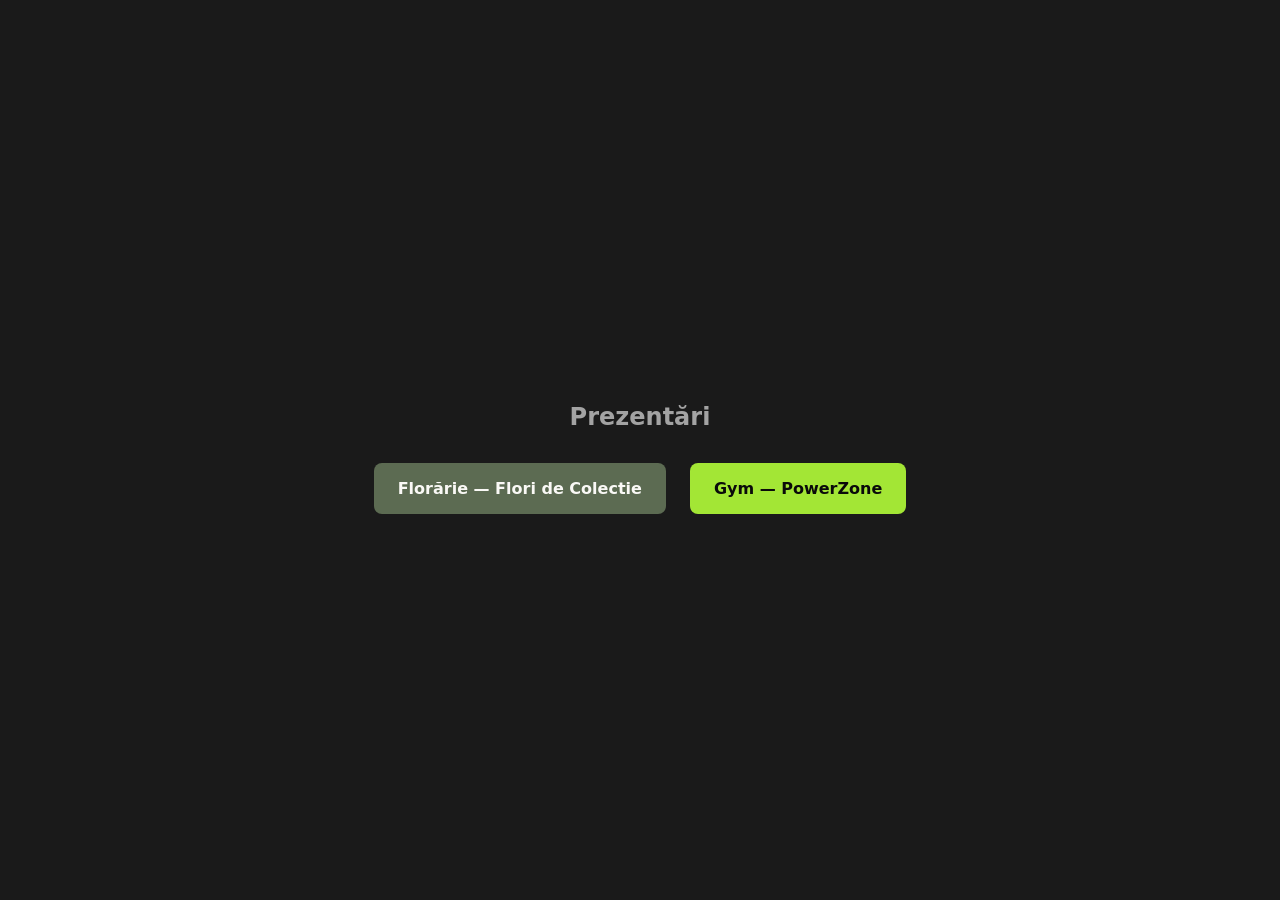
<file: index.html>
<!DOCTYPE html>
<html lang="ro">
<head>
  <meta charset="UTF-8">
  <meta name="viewport" content="width=device-width, initial-scale=1.0">
  <title>Prezentări — Florărie & Gym</title>
  <style>
    * { box-sizing: border-box; }
    body {
      margin: 0;
      font-family: system-ui, -apple-system, sans-serif;
      min-height: 100vh;
      display: flex;
      align-items: center;
      justify-content: center;
      background: #1a1a1a;
      color: #e5e5e5;
    }
    .wrap {
      text-align: center;
      padding: 2rem;
    }
    h1 {
      font-size: 1.5rem;
      font-weight: 600;
      margin-bottom: 2rem;
      color: #a3a3a3;
    }
    .links {
      display: flex;
      gap: 1.5rem;
      flex-wrap: wrap;
      justify-content: center;
    }
    a {
      display: inline-block;
      padding: 1rem 1.5rem;
      border-radius: 8px;
      text-decoration: none;
      font-weight: 600;
      transition: transform 0.2s, box-shadow 0.2s;
    }
    a:hover {
      transform: translateY(-2px);
      box-shadow: 0 8px 24px rgba(0,0,0,0.3);
    }
    .link-florarie {
      background: #5c6b52;
      color: #faf9f6;
    }
    .link-gym {
      background: #a3e635;
      color: #0a0a0a;
    }
  </style>
</head>
<body>
  <div class="wrap">
    <h1>Prezentări</h1>
    <div class="links">
      <a href="florarie/" class="link-florarie">Florărie — Flori de Colectie</a>
      <a href="gym/" class="link-gym">Gym — PowerZone</a>
    </div>
  </div>
</body>
</html>
</file>
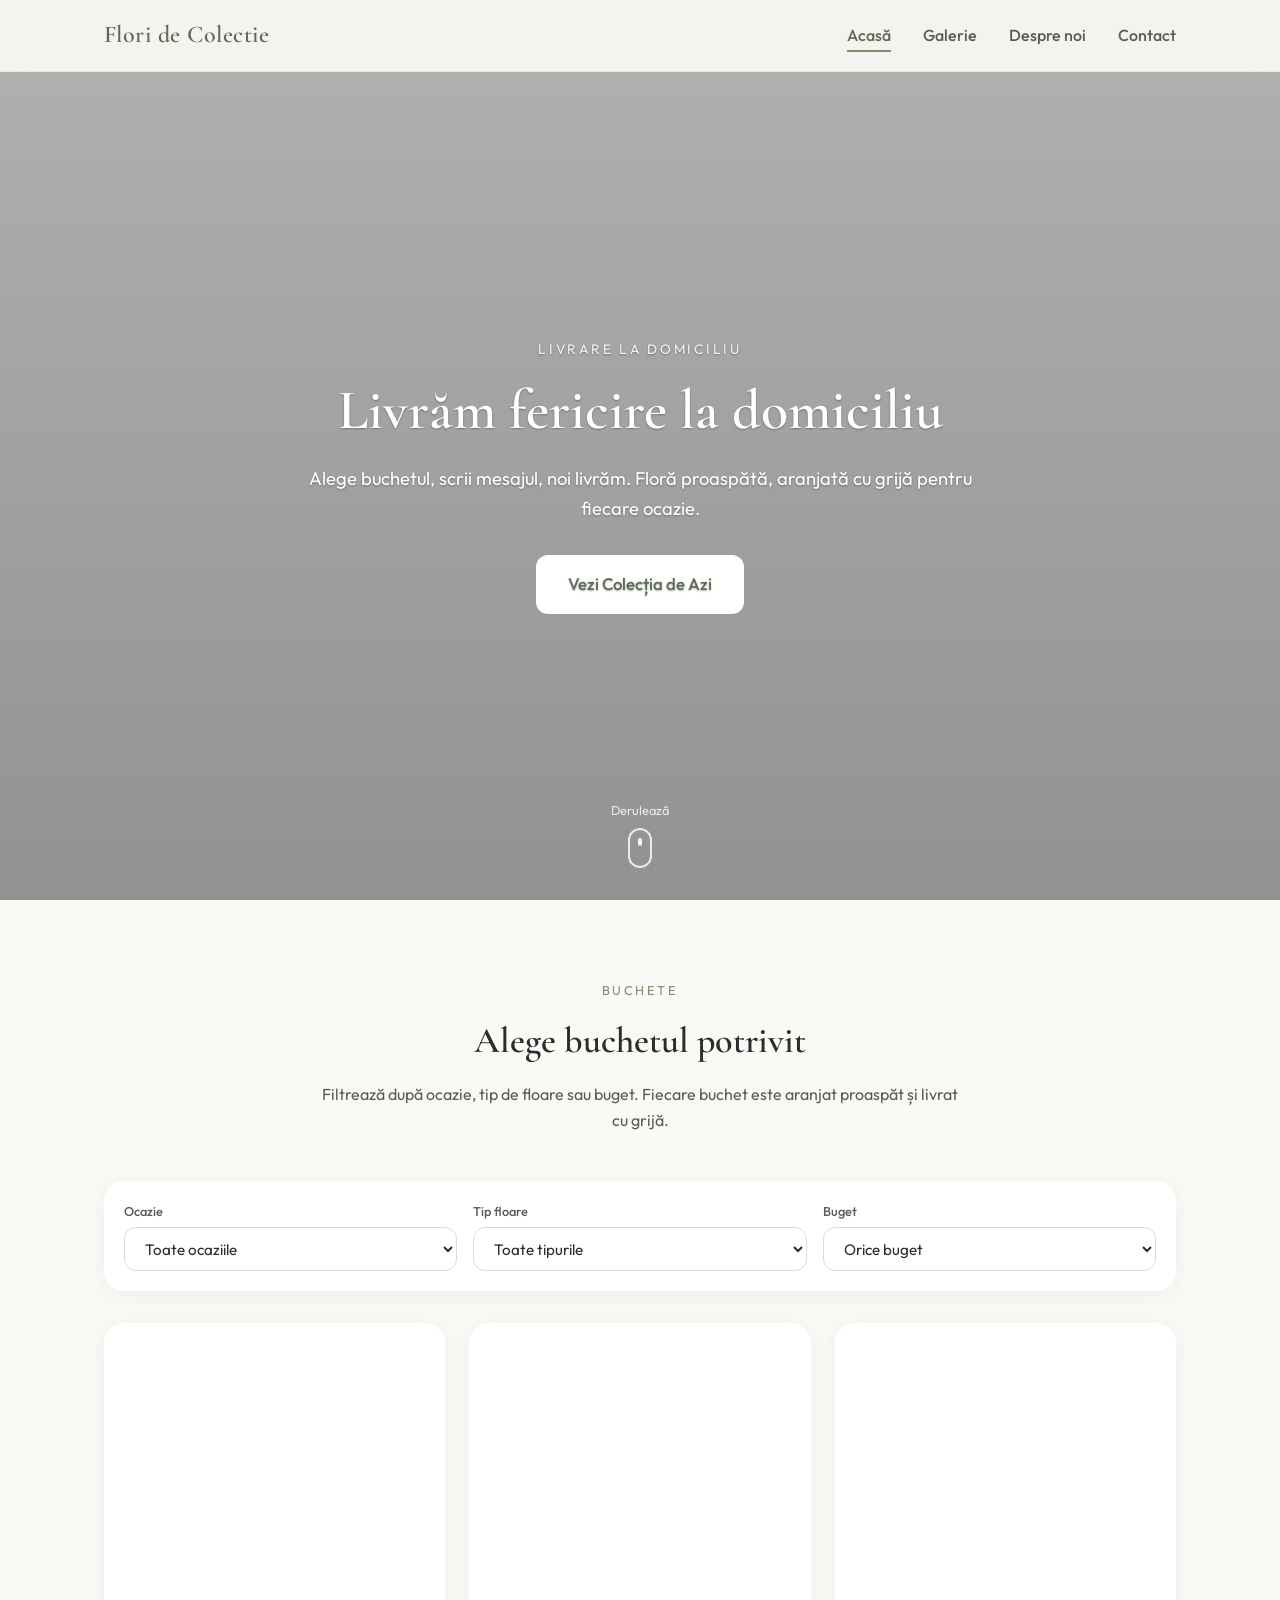
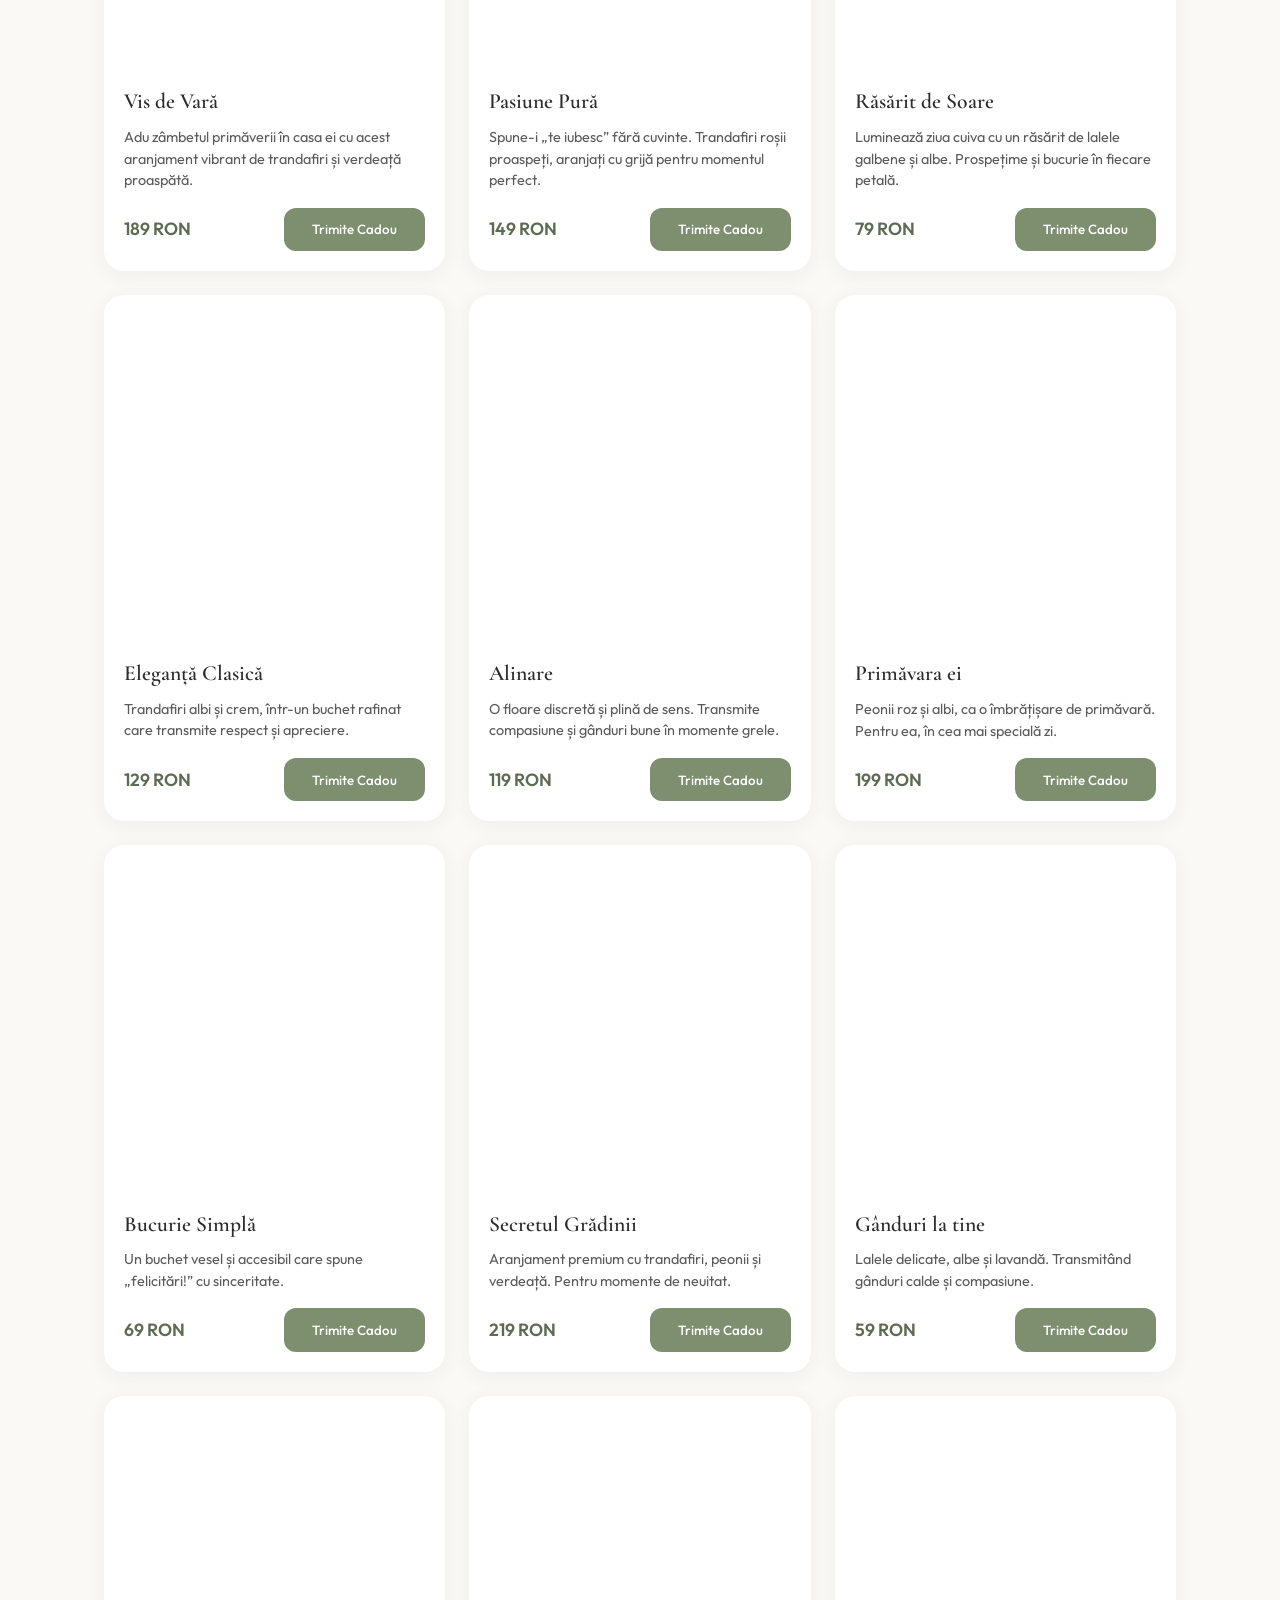
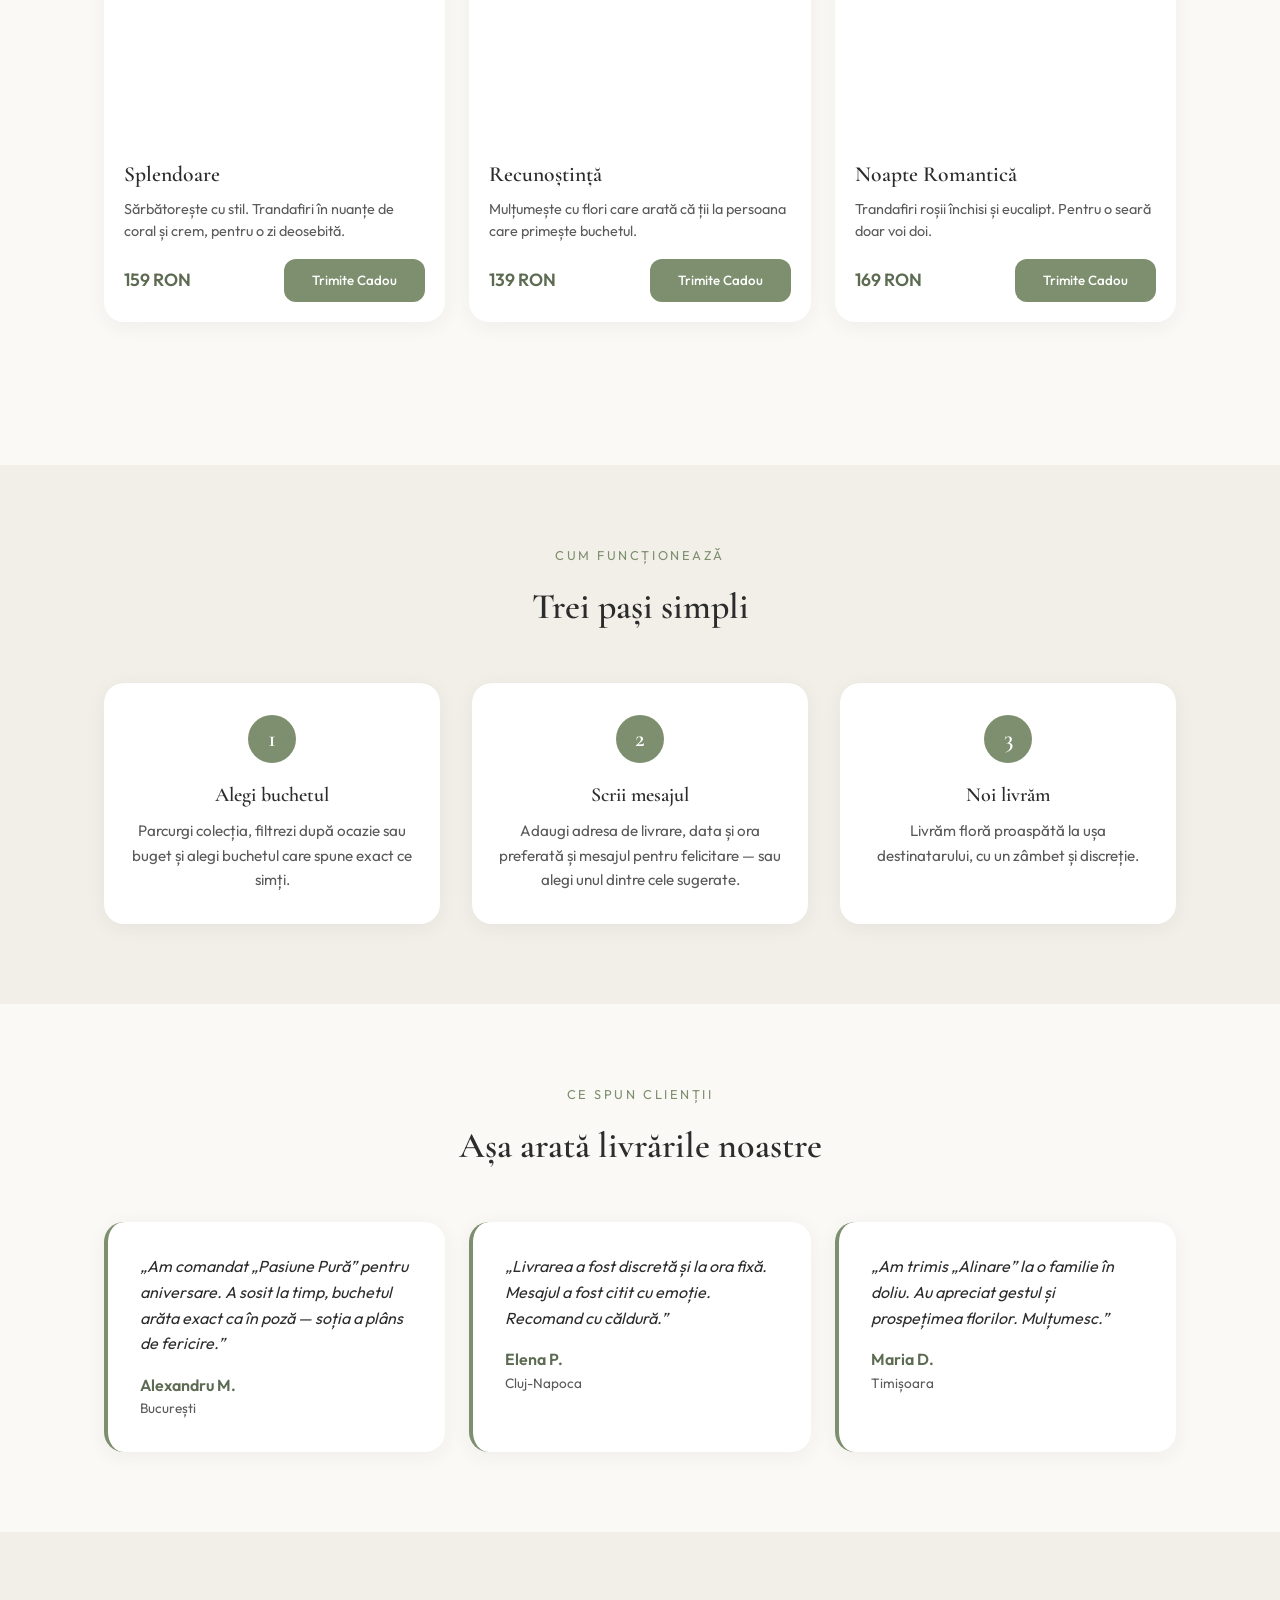
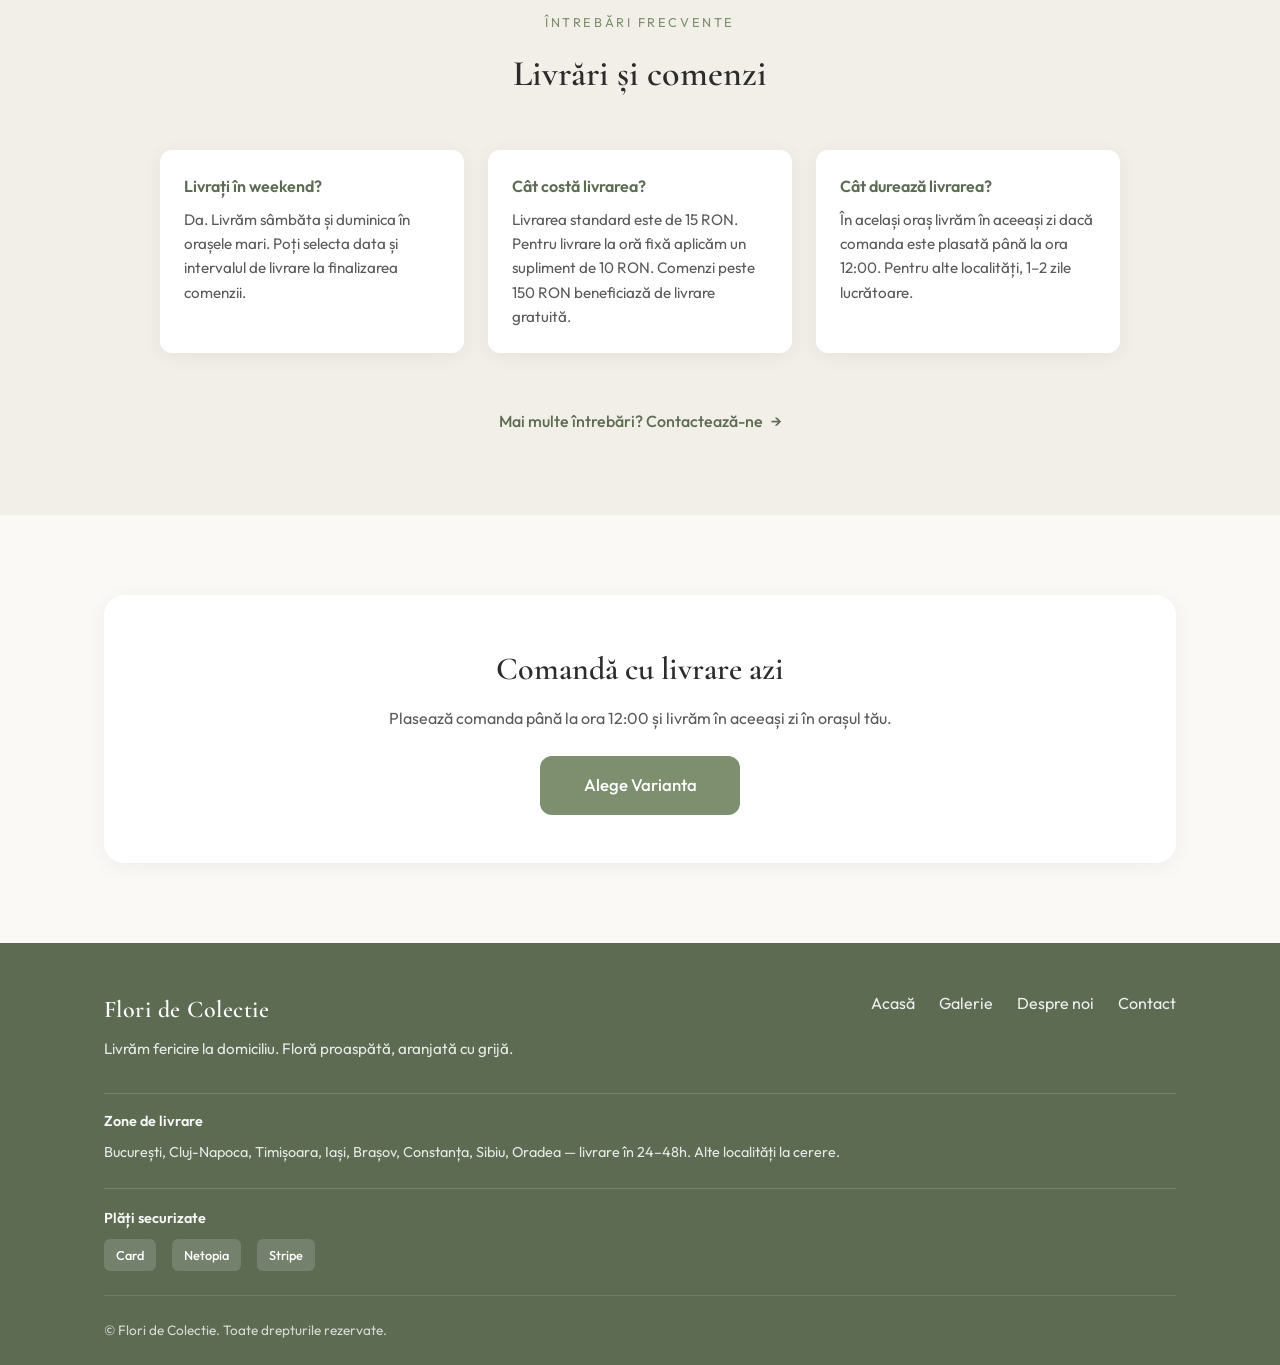
<file: florarie/index.html>
<!DOCTYPE html>
<html lang="ro">
<head>
  <meta charset="UTF-8">
  <meta name="viewport" content="width=device-width, initial-scale=1.0">
  <meta name="description" content="Flori de Colectie — livrăm fericire la domiciliu. Buchete pentru aniversare, romantic, felicitări. Trandafiri, bujori, lalele. Comandă cu livrare.">
  <meta name="theme-color" content="#5c6b52">
  <meta property="og:type" content="website">
  <meta property="og:title" content="Flori de Colectie — Livrăm fericire la domiciliu">
  <meta property="og:description" content="Buchete proaspete pentru orice ocazie. Livrare la domiciliu. Alege buchetul, scrii mesajul, noi livrăm.">
  <link rel="icon" type="image/svg+xml" href="data:image/svg+xml,%3Csvg xmlns='http://www.w3.org/2000/svg' viewBox='0 0 32 32'%3E%3Ccircle fill='%235c6b52' cx='16' cy='16' r='14'/%3E%3Cellipse fill='%23faf9f6' cx='16' cy='14' rx='4' ry='6'/%3E%3Cellipse fill='%23faf9f6' cx='16' cy='18' rx='6' ry='4'/%3E%3C/svg%3E">
  <link rel="preconnect" href="https://fonts.googleapis.com">
  <link rel="preconnect" href="https://fonts.gstatic.com" crossorigin>
  <link href="https://fonts.googleapis.com/css2?family=Cormorant+Garamond:ital,wght@0,400;0,600;1,400&family=Outfit:wght@300;400;500;600&display=swap" rel="stylesheet">
  <link rel="stylesheet" href="css/style.css">
</head>
<body>
  <a href="#main-content" class="skip-link">Salt la conținut</a>
  <header class="site-header">
    <div class="container header-inner">
      <a href="index.html" class="logo">Flori de Colectie</a>
      <nav class="main-nav">
        <a href="index.html" class="active" aria-current="page">Acasă</a>
        <a href="galerie.html">Galerie</a>
        <a href="despre-noi.html">Despre noi</a>
        <a href="contact.html">Contact</a>
      </nav>
      <button class="nav-toggle" aria-label="Deschide meniul" aria-expanded="false">☰</button>
    </div>
  </header>

  <main id="main-content">
    <section class="hero hero-ecom">
      <div class="hero-video-wrap">
        <video class="hero-video" autoplay muted loop playsinline poster="https://images.unsplash.com/photo-1490750967868-88aa4486c946?w=1920&q=80" aria-hidden="true">
          <source src="" type="video/mp4">
        </video>
        <div class="hero-video-overlay"></div>
      </div>
      <div class="container hero-content">
        <p class="hero-label animate-in">Livrare la domiciliu</p>
        <h1 class="hero-title animate-in delay-1">Livrăm fericire la domiciliu</h1>
        <p class="hero-text animate-in delay-2">Alege buchetul, scrii mesajul, noi livrăm. Floră proaspătă, aranjată cu grijă pentru fiecare ocazie.</p>
        <div class="hero-cta animate-in delay-3">
          <a href="#colecție" class="btn btn-primary btn-cta-hero">Vezi Colecția de Azi</a>
        </div>
      </div>
      <div class="hero-scroll">
        <span>Derulează</span>
        <div class="scroll-icon"></div>
      </div>
    </section>

    <section class="shop-section section" id="colecție">
      <div class="container">
        <div class="section-header animate-on-scroll">
          <span class="section-label">Buchete</span>
          <h2>Alege buchetul potrivit</h2>
          <p>Filtrează după ocazie, tip de floare sau buget. Fiecare buchet este aranjat proaspăt și livrat cu grijă.</p>
        </div>
        <div class="filter-bar animate-on-scroll">
          <div class="filter-group">
            <label for="filter-ocazie" class="filter-label">Ocazie</label>
            <select id="filter-ocazie" class="filter-select" aria-label="Filtrează după ocazie">
              <option value="">Toate ocaziile</option>
              <option value="aniversare">Aniversare</option>
              <option value="romantic">Romantic</option>
              <option value="regret">Regret / Condoleanțe</option>
              <option value="felicitări">Felicitări</option>
            </select>
          </div>
          <div class="filter-group">
            <label for="filter-tip" class="filter-label">Tip floare</label>
            <select id="filter-tip" class="filter-select" aria-label="Filtrează după tip">
              <option value="">Toate tipurile</option>
              <option value="trandafiri">Trandafiri</option>
              <option value="bujori">Bujori</option>
              <option value="lalele">Lalele</option>
              <option value="mixt">Mixt</option>
            </select>
          </div>
          <div class="filter-group">
            <label for="filter-buget" class="filter-label">Buget</label>
            <select id="filter-buget" class="filter-select" aria-label="Filtrează după buget">
              <option value="">Orice buget</option>
              <option value="sub-100">Sub 100 RON</option>
              <option value="100-200">100 – 200 RON</option>
              <option value="premium">Premium</option>
            </select>
          </div>
        </div>
        <div class="buchete-grid" id="buchete-grid"></div>
        <p class="buchete-count animate-on-scroll" id="buchete-count"></p>
      </div>
    </section>

    <section class="how-it-works section section--alt">
      <div class="container">
        <div class="section-header animate-on-scroll">
          <span class="section-label">Cum funcționează</span>
          <h2>Trei pași simpli</h2>
        </div>
        <div class="steps-grid">
          <div class="step-card animate-on-scroll">
            <span class="step-nr">1</span>
            <h3>Alegi buchetul</h3>
            <p>Parcurgi colecția, filtrezi după ocazie sau buget și alegi buchetul care spune exact ce simți.</p>
          </div>
          <div class="step-card animate-on-scroll delay-1">
            <span class="step-nr">2</span>
            <h3>Scrii mesajul</h3>
            <p>Adaugi adresa de livrare, data și ora preferată și mesajul pentru felicitare — sau alegi unul dintre cele sugerate.</p>
          </div>
          <div class="step-card animate-on-scroll delay-2">
            <span class="step-nr">3</span>
            <h3>Noi livrăm</h3>
            <p>Livrăm floră proaspătă la ușa destinatarului, cu un zâmbet și discreție.</p>
          </div>
        </div>
      </div>
    </section>

    <section class="testimonials section">
      <div class="container">
        <div class="section-header animate-on-scroll">
          <span class="section-label">Ce spun clienții</span>
          <h2>Așa arată livrările noastre</h2>
        </div>
        <div class="testimonials-grid">
          <div class="testimonial-card animate-on-scroll">
            <div class="testimonial-quote">„Am comandat „Pasiune Pură” pentru aniversare. A sosit la timp, buchetul arăta exact ca în poză — soția a plâns de fericire.”</div>
            <div class="testimonial-author">
              <span class="testimonial-name">Alexandru M.</span>
              <span class="testimonial-meta">București</span>
            </div>
          </div>
          <div class="testimonial-card animate-on-scroll delay-1">
            <div class="testimonial-quote">„Livrarea a fost discretă și la ora fixă. Mesajul a fost citit cu emoție. Recomand cu căldură.”</div>
            <div class="testimonial-author">
              <span class="testimonial-name">Elena P.</span>
              <span class="testimonial-meta">Cluj-Napoca</span>
            </div>
          </div>
          <div class="testimonial-card animate-on-scroll delay-2">
            <div class="testimonial-quote">„Am trimis „Alinare” la o familie în doliu. Au apreciat gestul și prospețimea florilor. Mulțumesc.”</div>
            <div class="testimonial-author">
              <span class="testimonial-name">Maria D.</span>
              <span class="testimonial-meta">Timișoara</span>
            </div>
          </div>
        </div>
      </div>
    </section>

    <section class="faq-home section section--alt">
      <div class="container">
        <div class="section-header animate-on-scroll">
          <span class="section-label">Întrebări frecvente</span>
          <h2>Livrări și comenzi</h2>
        </div>
        <div class="faq-grid">
          <div class="faq-item-inline animate-on-scroll">
            <h3>Livrați în weekend?</h3>
            <p>Da. Livrăm sâmbăta și duminica în orașele mari. Poți selecta data și intervalul de livrare la finalizarea comenzii.</p>
          </div>
          <div class="faq-item-inline animate-on-scroll delay-1">
            <h3>Cât costă livrarea?</h3>
            <p>Livrarea standard este de 15 RON. Pentru livrare la oră fixă aplicăm un supliment de 10 RON. Comenzi peste 150 RON beneficiază de livrare gratuită.</p>
          </div>
          <div class="faq-item-inline animate-on-scroll delay-2">
            <h3>Cât durează livrarea?</h3>
            <p>În același oraș livrăm în aceeași zi dacă comanda este plasată până la ora 12:00. Pentru alte localități, 1–2 zile lucrătoare.</p>
          </div>
        </div>
        <div class="section-cta animate-on-scroll">
          <a href="contact.html" class="link-arrow">Mai multe întrebări? Contactează-ne</a>
        </div>
      </div>
    </section>

    <section class="cta-section section">
      <div class="container">
        <div class="cta-box animate-on-scroll">
          <h2>Comandă cu livrare azi</h2>
          <p>Plasează comanda până la ora 12:00 și livrăm în aceeași zi în orașul tău.</p>
          <a href="#colecție" class="btn btn-primary btn-cta-large">Alege Varianta</a>
        </div>
      </div>
    </section>
  </main>

  <footer class="site-footer">
    <div class="container">
      <div class="footer-grid">
        <div class="footer-brand">
          <a href="index.html" class="logo">Flori de Colectie</a>
          <p>Livrăm fericire la domiciliu. Floră proaspătă, aranjată cu grijă.</p>
        </div>
        <div class="footer-links">
          <a href="index.html">Acasă</a>
          <a href="galerie.html">Galerie</a>
          <a href="despre-noi.html">Despre noi</a>
          <a href="contact.html">Contact</a>
        </div>
      </div>
      <div class="footer-delivery animate-on-scroll">
        <h4>Zone de livrare</h4>
        <p>București, Cluj-Napoca, Timișoara, Iași, Brașov, Constanța, Sibiu, Oradea — livrare în 24–48h. Alte localități la cerere.</p>
      </div>
      <div class="footer-payments animate-on-scroll">
        <span class="footer-payments-label">Plăți securizate</span>
        <div class="footer-payments-logos">
          <span class="payment-logo" aria-hidden="true">Card</span>
          <span class="payment-logo" aria-hidden="true">Netopia</span>
          <span class="payment-logo" aria-hidden="true">Stripe</span>
        </div>
      </div>
      <p class="footer-copy">&copy; Flori de Colectie. Toate drepturile rezervate.</p>
    </div>
  </footer>

  <div class="modal" id="checkout-modal" aria-hidden="true" aria-labelledby="checkout-modal-title">
    <div class="modal-backdrop" id="checkout-backdrop"></div>
    <div class="modal-content modal-content--checkout">
      <button class="modal-close" id="checkout-close" aria-label="Închide">×</button>
      <div class="modal-body">
        <h2 id="checkout-modal-title" class="checkout-title">Finalizează comanda</h2>
        <p class="checkout-bouquet-name" id="checkout-bouquet-name"></p>
        <form class="checkout-form" id="checkout-form">
          <div class="form-row">
            <label for="checkout-adresa">Adresă livrare *</label>
            <input type="text" id="checkout-adresa" name="adresa" required placeholder="Strada, nr., oraș, județ">
          </div>
          <div class="form-row form-row--half">
            <label for="checkout-data">Data livrării *</label>
            <input type="date" id="checkout-data" name="data" required>
          </div>
          <div class="form-row form-row--half">
            <label for="checkout-ora">Ora (opțional)</label>
            <select id="checkout-ora" name="ora">
              <option value="">Interval flexibil</option>
              <option value="09-12">09:00 – 12:00</option>
              <option value="12-15">12:00 – 15:00</option>
              <option value="15-18">15:00 – 18:00</option>
              <option value="fix">Oră fixă (+10 RON)</option>
            </select>
          </div>
          <div class="form-row">
            <label for="checkout-mesaj">Mesaj pentru felicitare</label>
            <div class="mesaj-sugerat-wrap">
              <select id="checkout-mesaj-sugerat" class="mesaj-sugerat-select" aria-label="Mesaje sugerate">
                <option value="">— Alege un mesaj sugerat sau scrie mai jos —</option>
              </select>
            </div>
            <textarea id="checkout-mesaj" name="mesaj" rows="3" placeholder="Scrie mesajul tău aici..."></textarea>
          </div>
          <div class="form-row addons-row">
            <span class="addons-label">Adaugă (opțional)</span>
            <div class="addons-list" id="addons-list"></div>
          </div>
          <div class="checkout-total" id="checkout-total"></div>
          <button type="submit" class="btn btn-primary btn-cta-large">Comandă cu livrare</button>
        </form>
        <div class="form-success" id="checkout-success" hidden>
          <p class="form-success-title">Comanda a fost înregistrată.</p>
          <p>Te contactăm în scurt timp pentru confirmare. Mulțumim!</p>
        </div>
      </div>
    </div>
  </div>

  <script src="js/buchete.js"></script>
  <script src="js/main.js"></script>
  <script src="js/shop.js"></script>
</body>
</html>
</file>
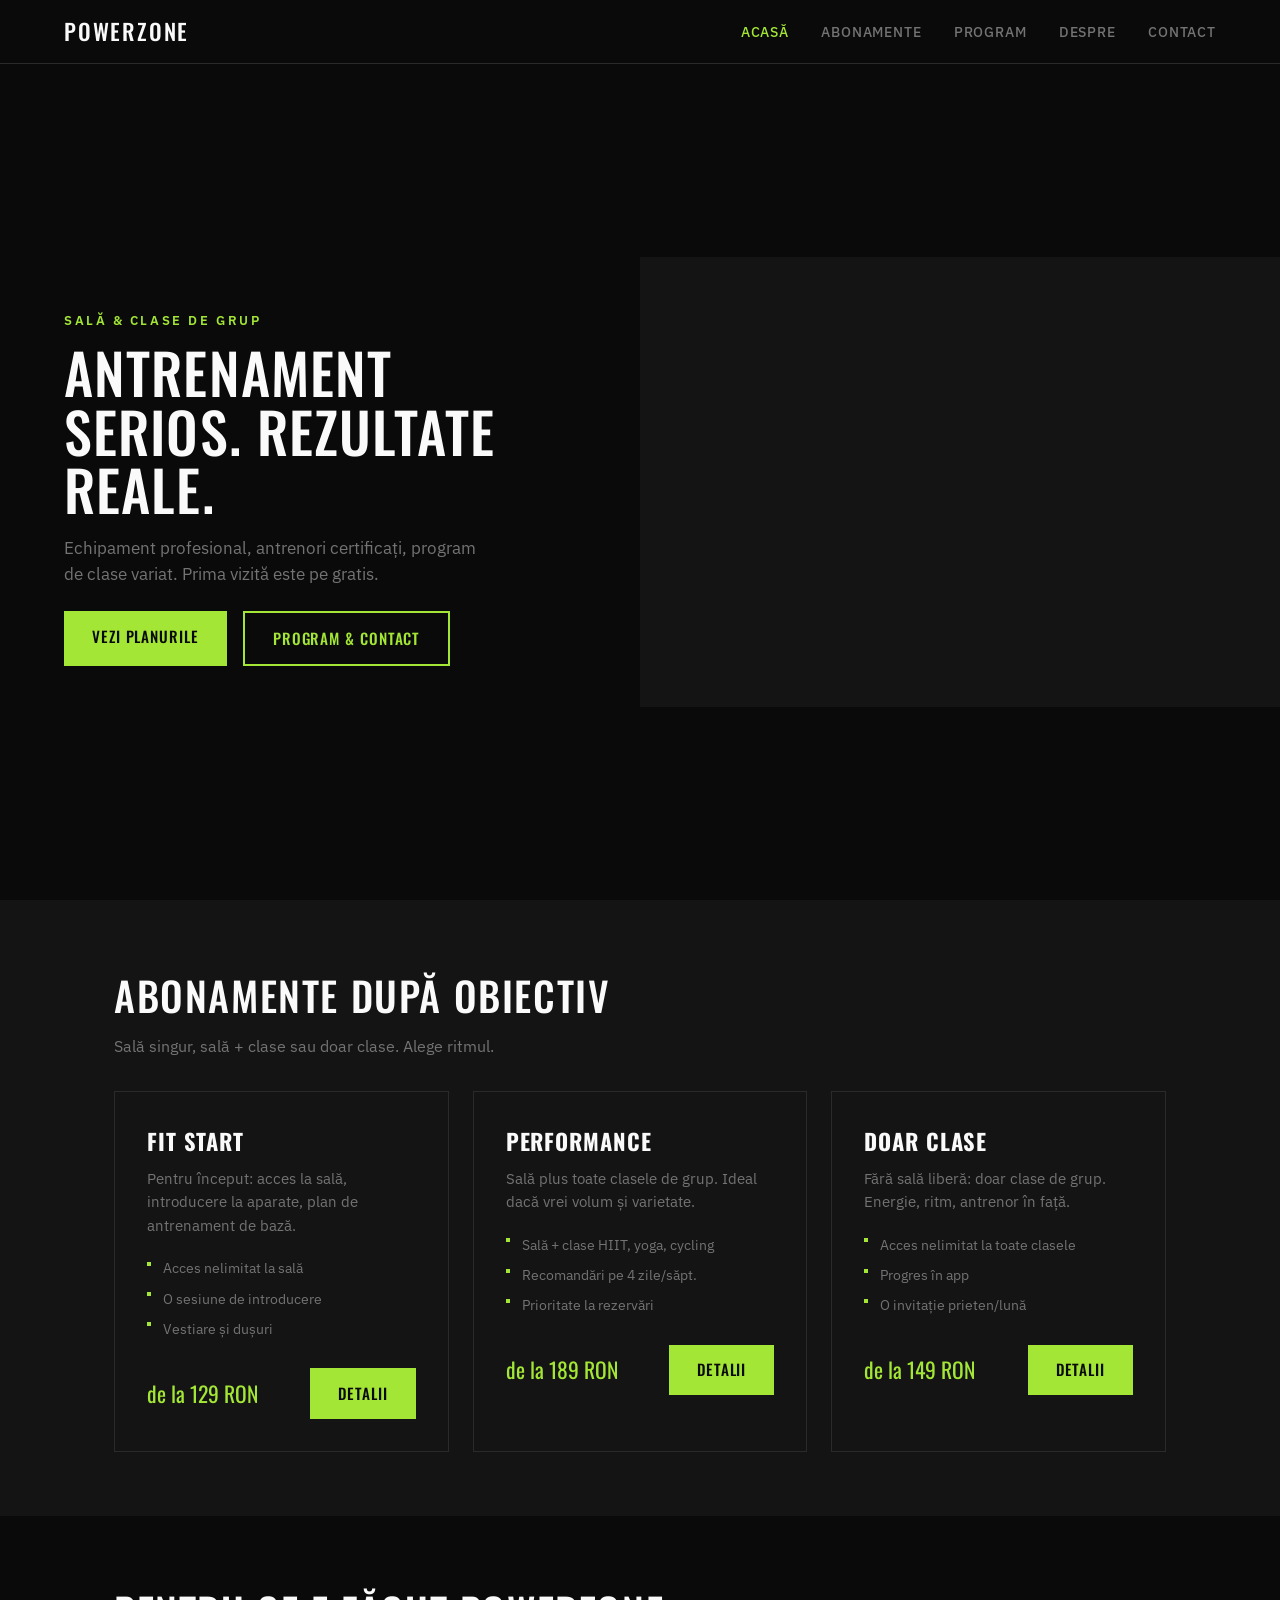
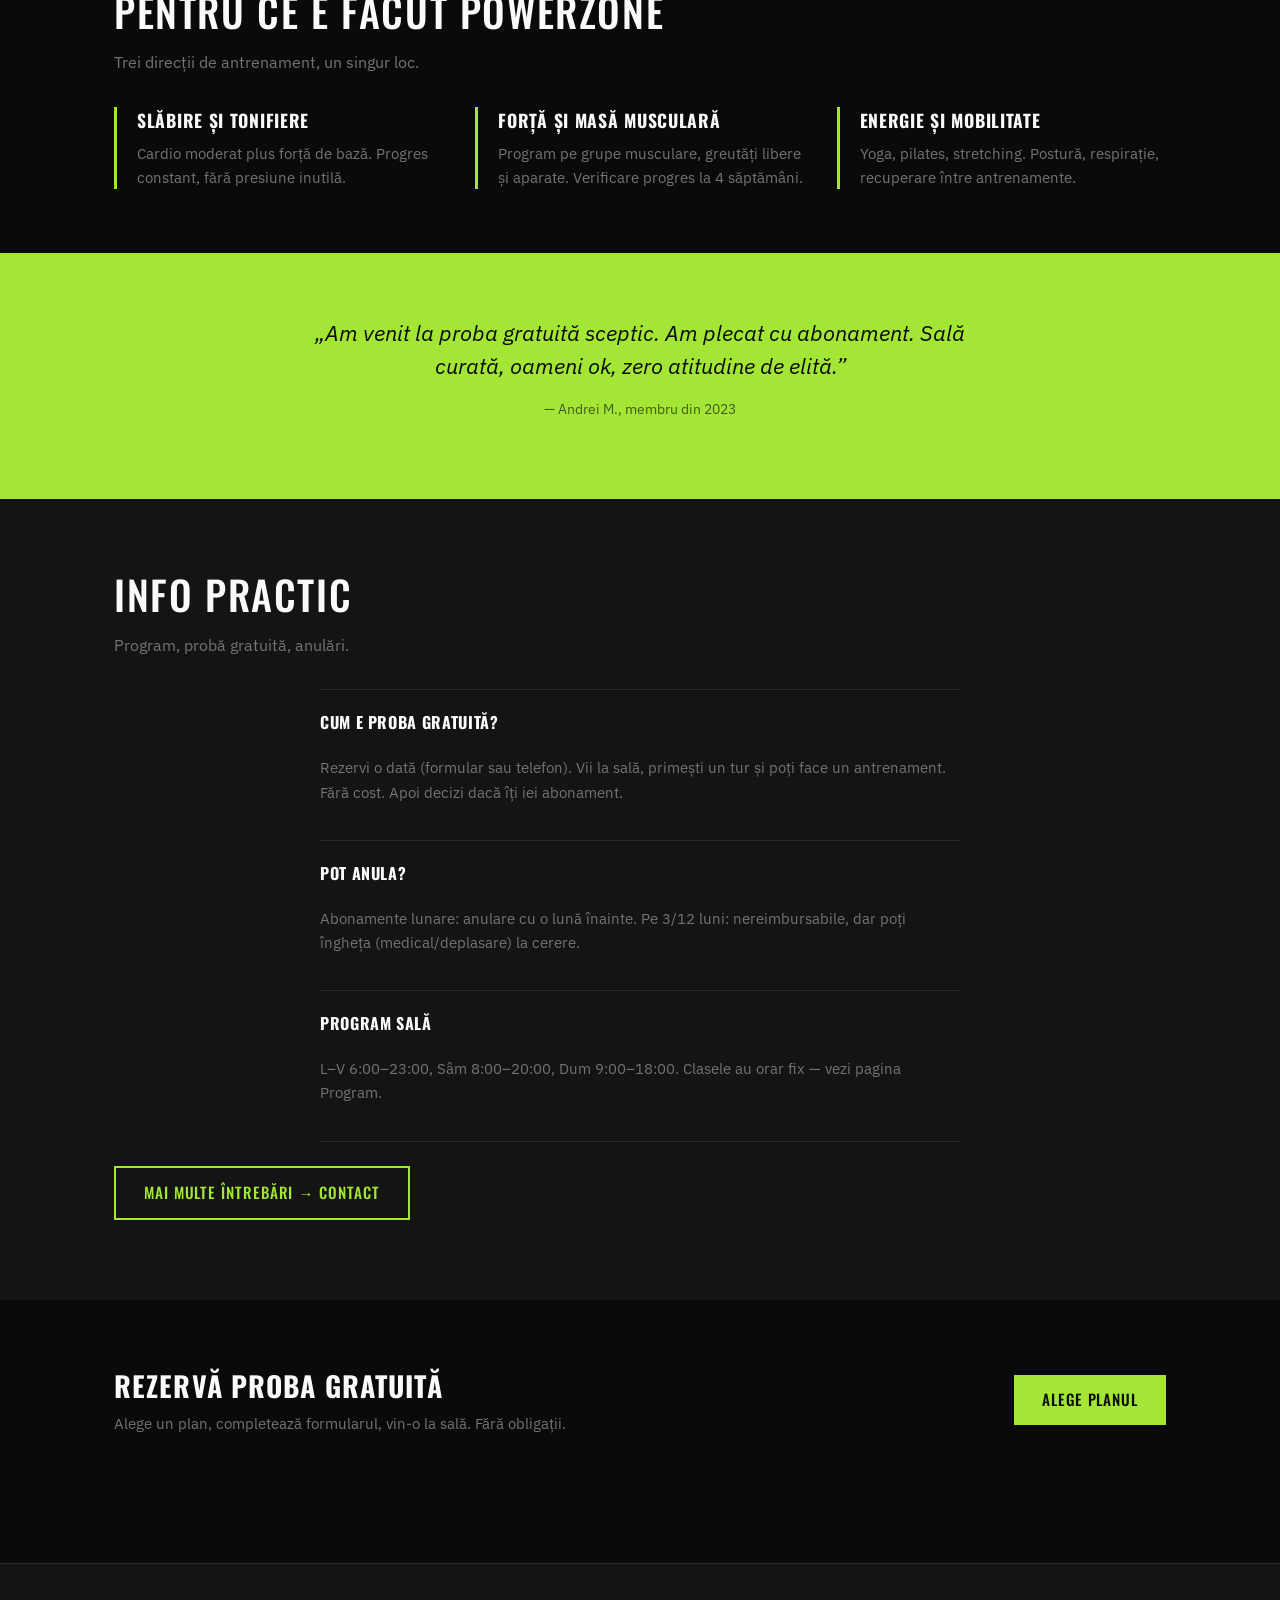
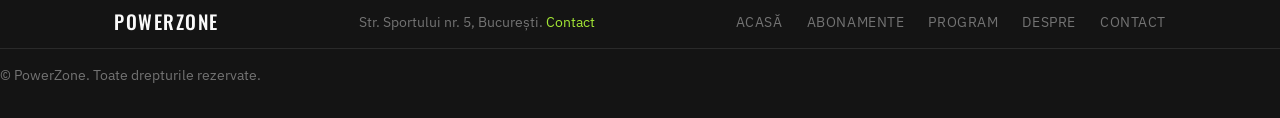
<file: gym/index.html>
<!DOCTYPE html>
<html lang="ro">
<head>
  <meta charset="UTF-8">
  <meta name="viewport" content="width=device-width, initial-scale=1.0">
  <meta name="description" content="PowerZone Gym — sală de fitness, clase de grup, antrenor personal. Abonamente flexibile. Rezervă o probă gratuită.">
  <meta name="theme-color" content="#0a0a0a">
  <link rel="icon" type="image/svg+xml" href="data:image/svg+xml,%3Csvg xmlns='http://www.w3.org/2000/svg' viewBox='0 0 32 32'%3E%3Cpath fill='%23a3e635' d='M16 4l2 8 8 2-8 2-2 8-2-8-8-2 8-2 2-8z'/%3E%3C/svg%3E">
  <link rel="preconnect" href="https://fonts.googleapis.com">
  <link rel="preconnect" href="https://fonts.gstatic.com" crossorigin>
  <link href="https://fonts.googleapis.com/css2?family=IBM+Plex+Sans:wght@400;500;600&family=Oswald:wght@500;600&display=swap" rel="stylesheet">
  <link rel="stylesheet" href="css/style.css">
</head>
<body>
  <a href="#main-content" class="skip-link">Salt la conținut</a>
  <header class="mast">
    <div class="bar-inner">
      <a href="index.html" class="brand">PowerZone</a>
      <ul class="nav-list">
        <li><a href="index.html" class="current">Acasă</a></li>
        <li><a href="abonamente.html">Abonamente</a></li>
        <li><a href="program.html">Program</a></li>
        <li><a href="despre-noi.html">Despre</a></li>
        <li><a href="contact.html">Contact</a></li>
      </ul>
      <button class="menu-btn" aria-label="Meniul" aria-expanded="false">☰</button>
    </div>
  </header>

  <main id="main-content">
    <section class="banner">
      <div class="banner-copy">
        <p class="banner-tag">Sală & clase de grup</p>
        <h1 class="banner-headline">Antrenament serios. Rezultate reale.</h1>
        <p class="banner-lead">Echipament profesional, antrenori certificați, program de clase variat. Prima vizită este pe gratis.</p>
        <div class="banner-actions">
          <a href="#planuri" class="gym-btn gym-btn--acc">Vezi planurile</a>
          <a href="contact.html" class="gym-btn gym-btn--outline">Program & contact</a>
        </div>
      </div>
      <div class="banner-media" aria-hidden="true"></div>
    </section>

    <section class="band band--dark" id="planuri">
      <div class="wrap">
        <h2 class="block-title">Abonamente după obiectiv</h2>
        <p class="block-sub">Sală singur, sală + clase sau doar clase. Alege ritmul.</p>
        <div class="plan-row">
          <div class="plan-tile animate-on-scroll">
            <h3 class="plan-tile-title">Fit Start</h3>
            <p class="plan-tile-desc">Pentru început: acces la sală, introducere la aparate, plan de antrenament de bază.</p>
            <ul class="plan-list">
              <li>Acces nelimitat la sală</li>
              <li>O sesiune de introducere</li>
              <li>Vestiare și dușuri</li>
            </ul>
            <div class="plan-tile-foot">
              <span class="plan-tile-price">de la 129 RON</span>
              <a href="abonamente.html" class="gym-btn gym-btn--acc">Detalii</a>
            </div>
          </div>
          <div class="plan-tile animate-on-scroll delay-1">
            <h3 class="plan-tile-title">Performance</h3>
            <p class="plan-tile-desc">Sală plus toate clasele de grup. Ideal dacă vrei volum și varietate.</p>
            <ul class="plan-list">
              <li>Sală + clase HIIT, yoga, cycling</li>
              <li>Recomandări pe 4 zile/săpt.</li>
              <li>Prioritate la rezervări</li>
            </ul>
            <div class="plan-tile-foot">
              <span class="plan-tile-price">de la 189 RON</span>
              <a href="abonamente.html" class="gym-btn gym-btn--acc">Detalii</a>
            </div>
          </div>
          <div class="plan-tile animate-on-scroll delay-2">
            <h3 class="plan-tile-title">Doar Clase</h3>
            <p class="plan-tile-desc">Fără sală liberă: doar clase de grup. Energie, ritm, antrenor în față.</p>
            <ul class="plan-list">
              <li>Acces nelimitat la toate clasele</li>
              <li>Progres în app</li>
              <li>O invitație prieten/lună</li>
            </ul>
            <div class="plan-tile-foot">
              <span class="plan-tile-price">de la 149 RON</span>
              <a href="abonamente.html" class="gym-btn gym-btn--acc">Detalii</a>
            </div>
          </div>
        </div>
      </div>
    </section>

    <section class="band">
      <div class="wrap">
        <h2 class="block-title">Pentru ce e făcut PowerZone</h2>
        <p class="block-sub">Trei direcții de antrenament, un singur loc.</p>
        <div class="obj-row">
          <div class="obj-item animate-on-scroll">
            <h3>Slăbire și tonifiere</h3>
            <p>Cardio moderat plus forță de bază. Progres constant, fără presiune inutilă.</p>
          </div>
          <div class="obj-item animate-on-scroll delay-1">
            <h3>Forță și masă musculară</h3>
            <p>Program pe grupe musculare, greutăți libere și aparate. Verificare progres la 4 săptămâni.</p>
          </div>
          <div class="obj-item animate-on-scroll delay-2">
            <h3>Energie și mobilitate</h3>
            <p>Yoga, pilates, stretching. Postură, respirație, recuperare între antrenamente.</p>
          </div>
        </div>
      </div>
    </section>

    <section class="band band--acc">
      <div class="wrap">
        <div class="quote-block animate-on-scroll">
          <p class="quote-text">„Am venit la proba gratuită sceptic. Am plecat cu abonament. Sală curată, oameni ok, zero atitudine de elită.”</p>
          <p class="quote-by">— Andrei M., membru din 2023</p>
        </div>
      </div>
    </section>

    <section class="band band--dark">
      <div class="wrap">
        <h2 class="block-title">Info practic</h2>
        <p class="block-sub">Program, probă gratuită, anulări.</p>
        <div class="accordion">
          <div class="accordion-item animate-on-scroll">
            <h3>Cum e proba gratuită?</h3>
            <p>Rezervi o dată (formular sau telefon). Vii la sală, primești un tur și poți face un antrenament. Fără cost. Apoi decizi dacă îți iei abonament.</p>
          </div>
          <div class="accordion-item animate-on-scroll delay-1">
            <h3>Pot anula?</h3>
            <p>Abonamente lunare: anulare cu o lună înainte. Pe 3/12 luni: nereimbursabile, dar poți îngheța (medical/deplasare) la cerere.</p>
          </div>
          <div class="accordion-item animate-on-scroll delay-2">
            <h3>Program sală</h3>
            <p>L–V 6:00–23:00, Sâm 8:00–20:00, Dum 9:00–18:00. Clasele au orar fix — vezi pagina Program.</p>
          </div>
        </div>
        <p style="margin-top: 1.5rem;"><a href="contact.html" class="gym-btn gym-btn--outline">Mai multe întrebări → Contact</a></p>
      </div>
    </section>

    <section class="band">
      <div class="wrap">
        <div class="strip-cta animate-on-scroll">
          <div>
            <h2 class="strip-title">Rezervă proba gratuită</h2>
            <p class="strip-desc">Alege un plan, completează formularul, vin-o la sală. Fără obligații.</p>
          </div>
          <a href="abonamente.html" class="gym-btn gym-btn--acc">Alege planul</a>
        </div>
      </div>
    </section>
  </main>

  <footer class="bottom">
    <div class="bottom-inner">
      <div class="bottom-brand">
        <a href="index.html" class="brand">PowerZone</a>
      </div>
      <p class="bottom-meta">Str. Sportului nr. 5, București. <a href="contact.html">Contact</a></p>
      <nav class="bottom-links">
        <a href="index.html">Acasă</a>
        <a href="abonamente.html">Abonamente</a>
        <a href="program.html">Program</a>
        <a href="despre-noi.html">Despre</a>
        <a href="contact.html">Contact</a>
      </nav>
    </div>
    <p class="bottom-legal">&copy; PowerZone. Toate drepturile rezervate.</p>
  </footer>

  <div class="modal" id="inscriere-modal" aria-hidden="true" aria-labelledby="inscriere-modal-title">
    <div class="modal-backdrop" id="inscriere-backdrop"></div>
    <div class="modal-content">
      <button class="modal-close" id="inscriere-close" aria-label="Închide">×</button>
      <div class="modal-body">
        <h2 id="inscriere-modal-title" class="inscriere-title">Rezervă proba gratuită</h2>
        <p class="inscriere-plan-name" id="inscriere-plan-name"></p>
        <form class="inscriere-form" id="inscriere-form">
          <div class="form-row">
            <label for="inscriere-nume">Nume *</label>
            <input type="text" id="inscriere-nume" name="nume" required placeholder="Numele tău">
          </div>
          <div class="form-row">
            <label for="inscriere-email">Email *</label>
            <input type="email" id="inscriere-email" name="email" required placeholder="email@exemplu.ro">
          </div>
          <div class="form-row">
            <label for="inscriere-telefon">Telefon *</label>
            <input type="tel" id="inscriere-telefon" name="telefon" required placeholder="07xx xxx xxx">
          </div>
          <div class="form-row">
            <label for="inscriere-data">Data preferată pentru probă *</label>
            <input type="date" id="inscriere-data" name="data" required>
          </div>
          <div class="form-row addons-row">
            <span class="addons-label">Adaugă (opțional)</span>
            <div class="addons-list" id="addons-list"></div>
          </div>
          <div class="inscriere-total" id="inscriere-total"></div>
          <button type="submit" class="gym-btn gym-btn--acc gym-btn--block">Trimite rezervarea</button>
        </form>
        <div class="form-success" id="inscriere-success" hidden>
          <p class="form-success-title">Rezervarea a fost înregistrată.</p>
          <p>Te contactăm în scurt timp. Așteptăm cu drag la probă.</p>
        </div>
      </div>
    </div>
  </div>

  <script src="js/abonamente.js"></script>
  <script src="js/main.js"></script>
  <script src="js/gym.js"></script>
</body>
</html>
</file>
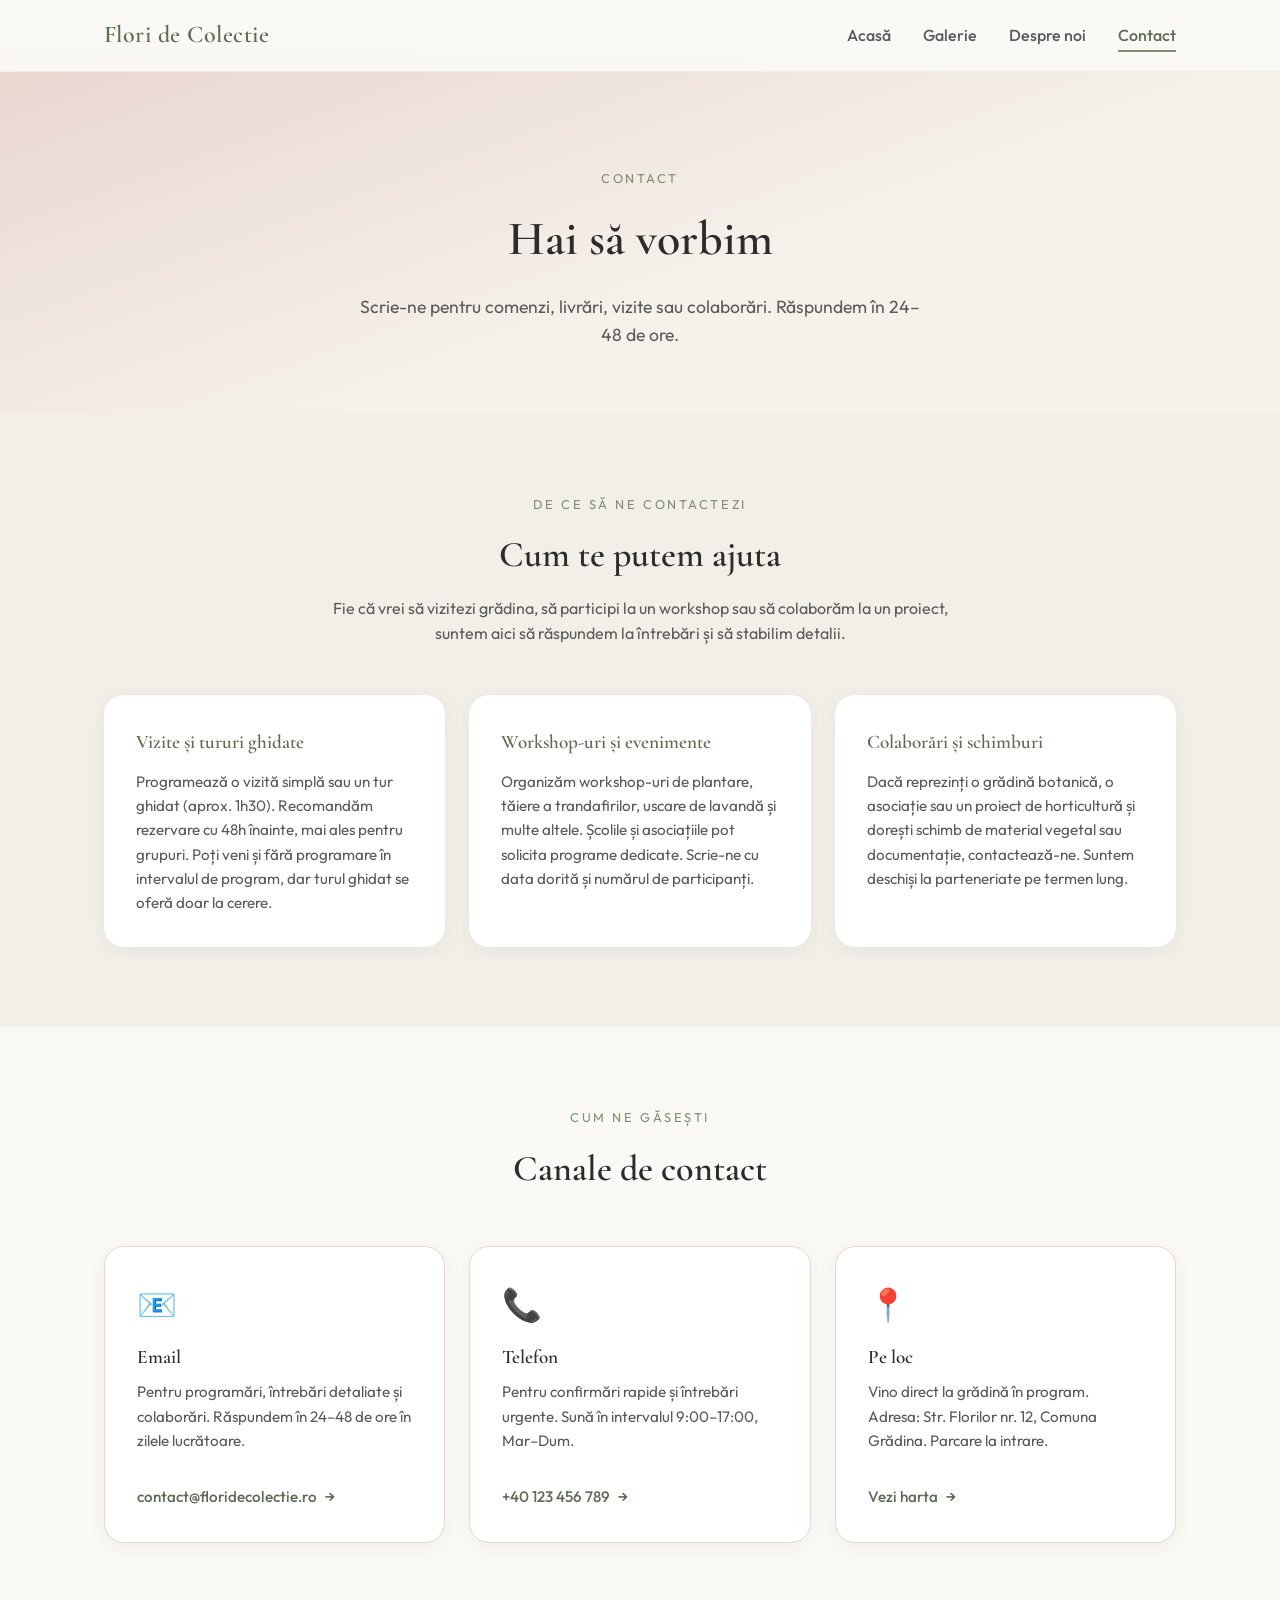
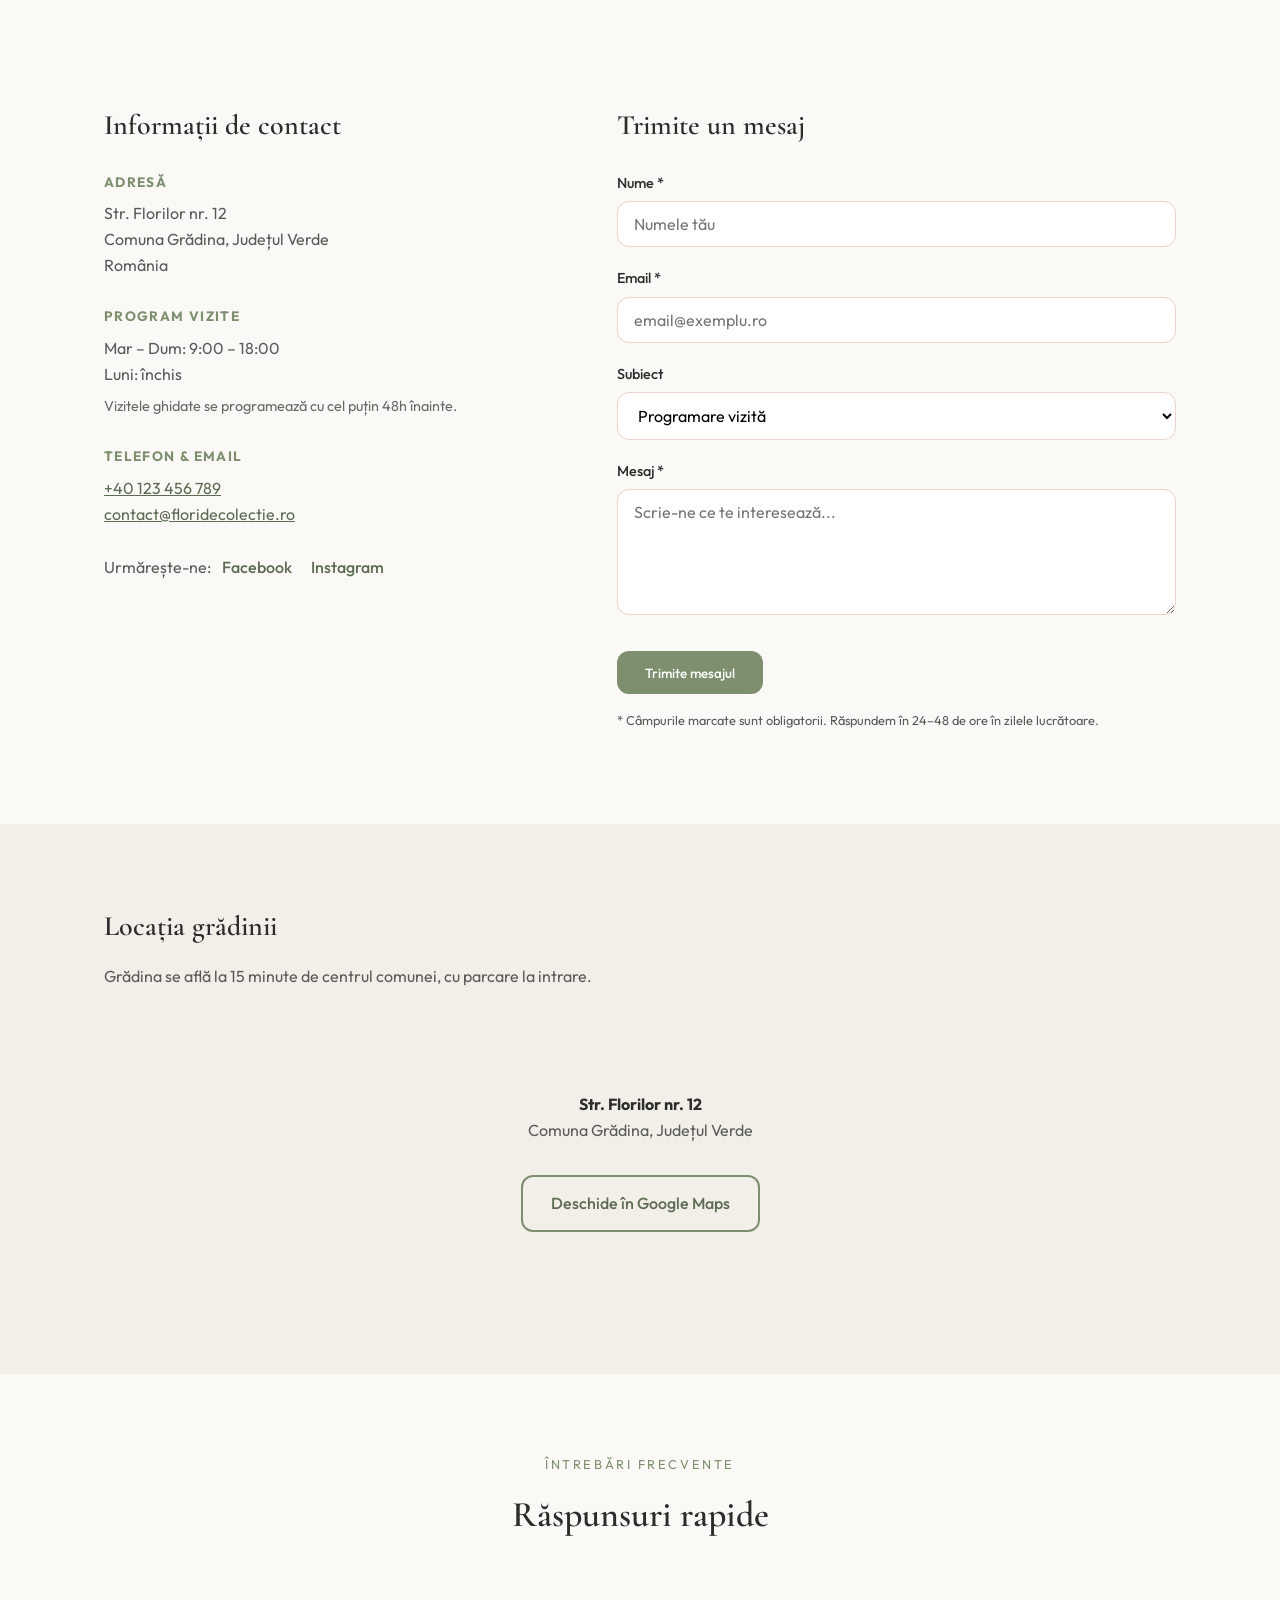
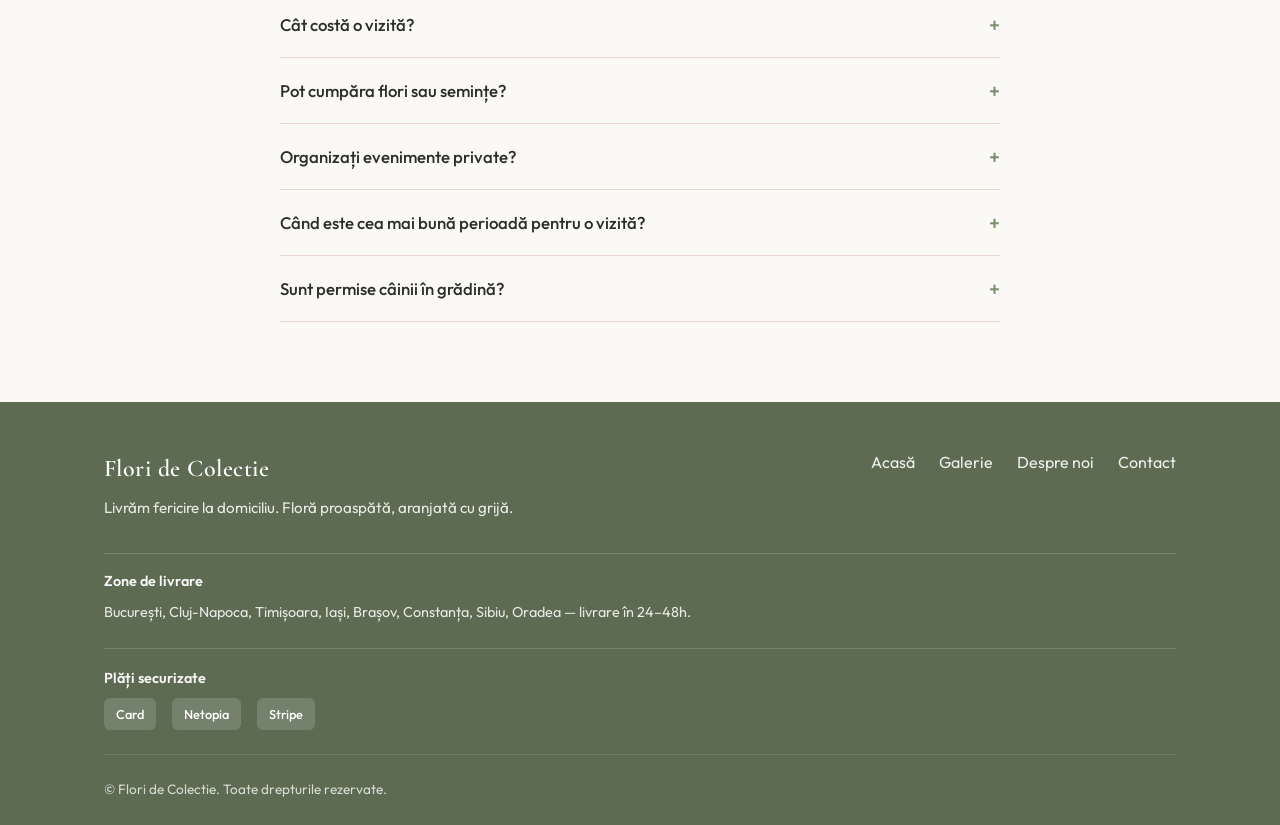
<file: florarie/contact.html>
<!DOCTYPE html>
<html lang="ro">
<head>
  <meta charset="UTF-8">
  <meta name="viewport" content="width=device-width, initial-scale=1.0">
  <meta name="description" content="Contact Flori de Colectie — programează o vizită, un tur ghidat sau un workshop. Str. Florilor nr. 12, Comuna Grădina. Răspundem în 24–48 de ore.">
  <meta name="theme-color" content="#5c6b52">
  <meta property="og:type" content="website">
  <meta property="og:title" content="Contact — Flori de Colectie">
  <meta property="og:description" content="Programează o vizită la grădină, un tur ghidat sau un workshop. Te așteptăm.">
  <link rel="icon" type="image/svg+xml" href="data:image/svg+xml,%3Csvg xmlns='http://www.w3.org/2000/svg' viewBox='0 0 32 32'%3E%3Ccircle fill='%235c6b52' cx='16' cy='16' r='14'/%3E%3Cellipse fill='%23faf9f6' cx='16' cy='14' rx='4' ry='6'/%3E%3Cellipse fill='%23faf9f6' cx='16' cy='18' rx='6' ry='4'/%3E%3C/svg%3E">
  <link rel="preconnect" href="https://fonts.googleapis.com">
  <link rel="preconnect" href="https://fonts.gstatic.com" crossorigin>
  <link href="https://fonts.googleapis.com/css2?family=Cormorant+Garamond:ital,wght@0,400;0,600;1,400&family=Outfit:wght@300;400;500;600&display=swap" rel="stylesheet">
  <link rel="stylesheet" href="css/style.css">
</head>
<body>
  <a href="#main-content" class="skip-link">Salt la conținut</a>
  <header class="site-header">
    <div class="container header-inner">
      <a href="index.html" class="logo">Flori de Colectie</a>
      <nav class="main-nav">
        <a href="index.html">Acasă</a>
        <a href="galerie.html">Galerie</a>
        <a href="despre-noi.html">Despre noi</a>
        <a href="contact.html" class="active" aria-current="page">Contact</a>
      </nav>
      <button class="nav-toggle" aria-label="Deschide meniul" aria-expanded="false">☰</button>
    </div>
  </header>

  <main id="main-content">
    <nav class="breadcrumb" aria-label="Navigare">
      <div class="container">
        <a href="index.html">Acasă</a>
        <span class="breadcrumb-sep" aria-hidden="true">/</span>
        <span>Contact</span>
      </div>
    </nav>
    <section class="page-hero">
      <div class="page-hero-bg"></div>
      <div class="container">
        <span class="section-label animate-in">Contact</span>
        <h1 class="page-title animate-in delay-1">Hai să vorbim</h1>
        <p class="page-subtitle animate-in delay-2">Scrie-ne pentru comenzi, livrări, vizite sau colaborări. Răspundem în 24–48 de ore.</p>
      </div>
    </section>

    <section class="contact-why section section--alt">
      <div class="container">
        <div class="section-header animate-on-scroll">
          <span class="section-label">De ce să ne contactezi</span>
          <h2>Cum te putem ajuta</h2>
          <p>Fie că vrei să vizitezi grădina, să participi la un workshop sau să colaborăm la un proiect, suntem aici să răspundem la întrebări și să stabilim detalii.</p>
        </div>
        <div class="contact-why-grid">
          <div class="contact-why-card animate-on-scroll">
            <h3>Vizite și tururi ghidate</h3>
            <p>Programează o vizită simplă sau un tur ghidat (aprox. 1h30). Recomandăm rezervare cu 48h înainte, mai ales pentru grupuri. Poți veni și fără programare în intervalul de program, dar turul ghidat se oferă doar la cerere.</p>
          </div>
          <div class="contact-why-card animate-on-scroll delay-1">
            <h3>Workshop-uri și evenimente</h3>
            <p>Organizăm workshop-uri de plantare, tăiere a trandafirilor, uscare de lavandă și multe altele. Școlile și asociațiile pot solicita programe dedicate. Scrie-ne cu data dorită și numărul de participanți.</p>
          </div>
          <div class="contact-why-card animate-on-scroll delay-2">
            <h3>Colaborări și schimburi</h3>
            <p>Dacă reprezinți o grădină botanică, o asociație sau un proiect de horticultură și dorești schimb de material vegetal sau documentație, contactează-ne. Suntem deschiși la parteneriate pe termen lung.</p>
          </div>
        </div>
      </div>
    </section>

    <section class="contact-channels section">
      <div class="container">
        <div class="section-header animate-on-scroll">
          <span class="section-label">Cum ne găsești</span>
          <h2>Canale de contact</h2>
        </div>
        <div class="channels-grid">
          <div class="channel-card animate-on-scroll">
            <span class="channel-icon">📧</span>
            <h3>Email</h3>
            <p>Pentru programări, întrebări detaliate și colaborări. Răspundem în 24–48 de ore în zilele lucrătoare.</p>
            <a href="mailto:contact@floridecolectie.ro" class="link-arrow">contact@floridecolectie.ro</a>
          </div>
          <div class="channel-card animate-on-scroll delay-1">
            <span class="channel-icon">📞</span>
            <h3>Telefon</h3>
            <p>Pentru confirmări rapide și întrebări urgente. Sună în intervalul 9:00–17:00, Mar–Dum.</p>
            <a href="tel:+40123456789" class="link-arrow">+40 123 456 789</a>
          </div>
          <div class="channel-card animate-on-scroll delay-2">
            <span class="channel-icon">📍</span>
            <h3>Pe loc</h3>
            <p>Vino direct la grădină în program. Adresa: Str. Florilor nr. 12, Comuna Grădina. Parcare la intrare.</p>
            <a href="#map-section" class="link-arrow">Vezi harta</a>
          </div>
        </div>
      </div>
    </section>

    <section class="contact-section section" id="contact-form-section">
      <div class="container">
        <div class="contact-grid">
          <div class="contact-info animate-on-scroll">
            <h2>Informații de contact</h2>
            <div class="contact-block">
              <h3>Adresă</h3>
              <p>Str. Florilor nr. 12<br>Comuna Grădina, Județul Verde<br>România</p>
            </div>
            <div class="contact-block">
              <h3>Program vizite</h3>
              <p>Mar – Dum: 9:00 – 18:00<br>Luni: închis</p>
              <p class="contact-note">Vizitele ghidate se programează cu cel puțin 48h înainte.</p>
            </div>
            <div class="contact-block">
              <h3>Telefon & email</h3>
              <p><a href="tel:+40123456789">+40 123 456 789</a></p>
              <p><a href="mailto:contact@floridecolectie.ro">contact@floridecolectie.ro</a></p>
            </div>
            <div class="contact-social">
              <span>Urmărește-ne:</span>
              <a href="#" aria-label="Facebook">Facebook</a>
              <a href="#" aria-label="Instagram">Instagram</a>
            </div>
          </div>
          <div class="contact-form-wrap animate-on-scroll delay-1">
            <h2>Trimite un mesaj</h2>
            <form class="contact-form" id="contact-form">
              <div class="form-row">
                <label for="nume">Nume *</label>
                <input type="text" id="nume" name="nume" required placeholder="Numele tău">
              </div>
              <div class="form-row">
                <label for="email">Email *</label>
                <input type="email" id="email" name="email" required placeholder="email@exemplu.ro">
              </div>
              <div class="form-row">
                <label for="subiect">Subiect</label>
                <select id="subiect" name="subiect">
                  <option value="vizita">Programare vizită</option>
                  <option value="workshop">Workshop / eveniment</option>
                  <option value="colaborare">Colaborare</option>
                  <option value="alte">Alte întrebări</option>
                </select>
              </div>
              <div class="form-row">
                <label for="mesaj">Mesaj *</label>
                <textarea id="mesaj" name="mesaj" rows="5" required placeholder="Scrie-ne ce te interesează..."></textarea>
              </div>
              <button type="submit" class="btn btn-primary">Trimite mesajul</button>
            </form>
            <div class="form-success" id="form-success" role="status" aria-live="polite" tabindex="-1" hidden>
              <p class="form-success-title">Mesajul a fost trimis.</p>
              <p>Vei primi un răspuns la adresa de email indicată în 24–48 de ore. Mulțumim că ne-ai contactat.</p>
            </div>
            <p class="form-note">* Câmpurile marcate sunt obligatorii. Răspundem în 24–48 de ore în zilele lucrătoare.</p>
          </div>
        </div>
      </div>
    </section>

    <section class="map-section section section--alt" id="map-section">
      <div class="container">
        <h2 class="animate-on-scroll">Locația grădinii</h2>
        <p class="map-desc animate-on-scroll">Grădina se află la 15 minute de centrul comunei, cu parcare la intrare.</p>
        <div class="map-placeholder animate-on-scroll">
          <div class="map-placeholder-inner">
            <p><strong>Str. Florilor nr. 12</strong><br>Comuna Grădina, Județul Verde</p>
            <a href="https://www.google.com/maps/search/?api=1&query=Str.+Florilor+12+Comuna+Gr%C4%83dina+Rom%C3%A2nia" class="btn btn-outline btn-map" target="_blank" rel="noopener noreferrer">Deschide în Google Maps</a>
          </div>
        </div>
      </div>
    </section>

    <section class="faq-section section">
      <div class="container">
        <div class="section-header animate-on-scroll">
          <span class="section-label">Întrebări frecvente</span>
          <h2>Răspunsuri rapide</h2>
        </div>
        <div class="faq-list">
          <div class="faq-item animate-on-scroll">
            <button class="faq-question" aria-expanded="false">Cât costă o vizită?</button>
            <div class="faq-answer">
              <p>Vizita simplă la grădină costă 25 RON/persoană. Turul ghidat (aprox. 1h30) este 45 RON/persoană. Grupurile de peste 10 persoane beneficiază de reducere.</p>
            </div>
          </div>
          <div class="faq-item animate-on-scroll delay-1">
            <button class="faq-question" aria-expanded="false">Pot cumpăra flori sau semințe?</button>
            <div class="faq-answer">
              <p>Da. Oferim semințe și bulbi din colecție în sezon (primăvară/toamnă), conform disponibilității. Nu vindem flori tăiate, doar material de înmulțire.</p>
            </div>
          </div>
          <div class="faq-item animate-on-scroll delay-2">
            <button class="faq-question" aria-expanded="false">Organizați evenimente private?</button>
            <div class="faq-answer">
              <p>Da. Grădina poate fi închiriată pentru fotografii, mici evenimente sau workshop-uri. Contactează-ne cu data și numărul estimat de participanți.</p>
            </div>
          </div>
          <div class="faq-item animate-on-scroll delay-2">
            <button class="faq-question" aria-expanded="false">Când este cea mai bună perioadă pentru o vizită?</button>
            <div class="faq-answer">
              <p>Primăvara (aprilie–iunie) este spectaculoasă pentru lalele, narcise, peonii și trandafiri. Vara (iunie–august) oferă trandafiri, lavandă și daliile timpurii. Toamna (septembrie–octombrie) este ideală pentru dalii și culorile de sezon.</p>
            </div>
          </div>
          <div class="faq-item animate-on-scroll delay-2">
            <button class="faq-question" aria-expanded="false">Sunt permise câinii în grădină?</button>
            <div class="faq-answer">
              <p>Da, câinii sunt bineveniți, dar trebuie să fie în lesă și sub supraveghere, pentru protecția plantelor și a celorlalți vizitatori.</p>
            </div>
          </div>
        </div>
      </div>
    </section>
  </main>

  <footer class="site-footer">
    <div class="container">
      <div class="footer-grid">
        <div class="footer-brand">
          <a href="index.html" class="logo">Flori de Colectie</a>
          <p>Livrăm fericire la domiciliu. Floră proaspătă, aranjată cu grijă.</p>
        </div>
        <div class="footer-links">
          <a href="index.html">Acasă</a>
          <a href="galerie.html">Galerie</a>
          <a href="despre-noi.html">Despre noi</a>
          <a href="contact.html">Contact</a>
        </div>
      </div>
      <div class="footer-delivery animate-on-scroll">
        <h4>Zone de livrare</h4>
        <p>București, Cluj-Napoca, Timișoara, Iași, Brașov, Constanța, Sibiu, Oradea — livrare în 24–48h.</p>
      </div>
      <div class="footer-payments animate-on-scroll">
        <span class="footer-payments-label">Plăți securizate</span>
        <div class="footer-payments-logos">
          <span class="payment-logo" aria-hidden="true">Card</span>
          <span class="payment-logo" aria-hidden="true">Netopia</span>
          <span class="payment-logo" aria-hidden="true">Stripe</span>
        </div>
      </div>
      <p class="footer-copy">&copy; Flori de Colectie. Toate drepturile rezervate.</p>
    </div>
  </footer>

  <script src="js/main.js"></script>
  <script>
    document.getElementById('contact-form').addEventListener('submit', function(e) {
      e.preventDefault();
      var form = document.getElementById('contact-form');
      var success = document.getElementById('form-success');
      form.setAttribute('aria-hidden', 'true');
      form.style.display = 'none';
      success.hidden = false;
      success.focus({ preventScroll: true });
    });
    document.querySelectorAll('.faq-question').forEach(function(btn) {
      btn.addEventListener('click', function() {
        var open = this.getAttribute('aria-expanded') === 'true';
        document.querySelectorAll('.faq-question').forEach(function(b) { b.setAttribute('aria-expanded', 'false'); });
        document.querySelectorAll('.faq-answer').forEach(function(a) { a.classList.remove('is-open'); });
        if (!open) {
          this.setAttribute('aria-expanded', 'true');
          this.nextElementSibling.classList.add('is-open');
        }
      });
    });
  </script>
</body>
</html>
</file>
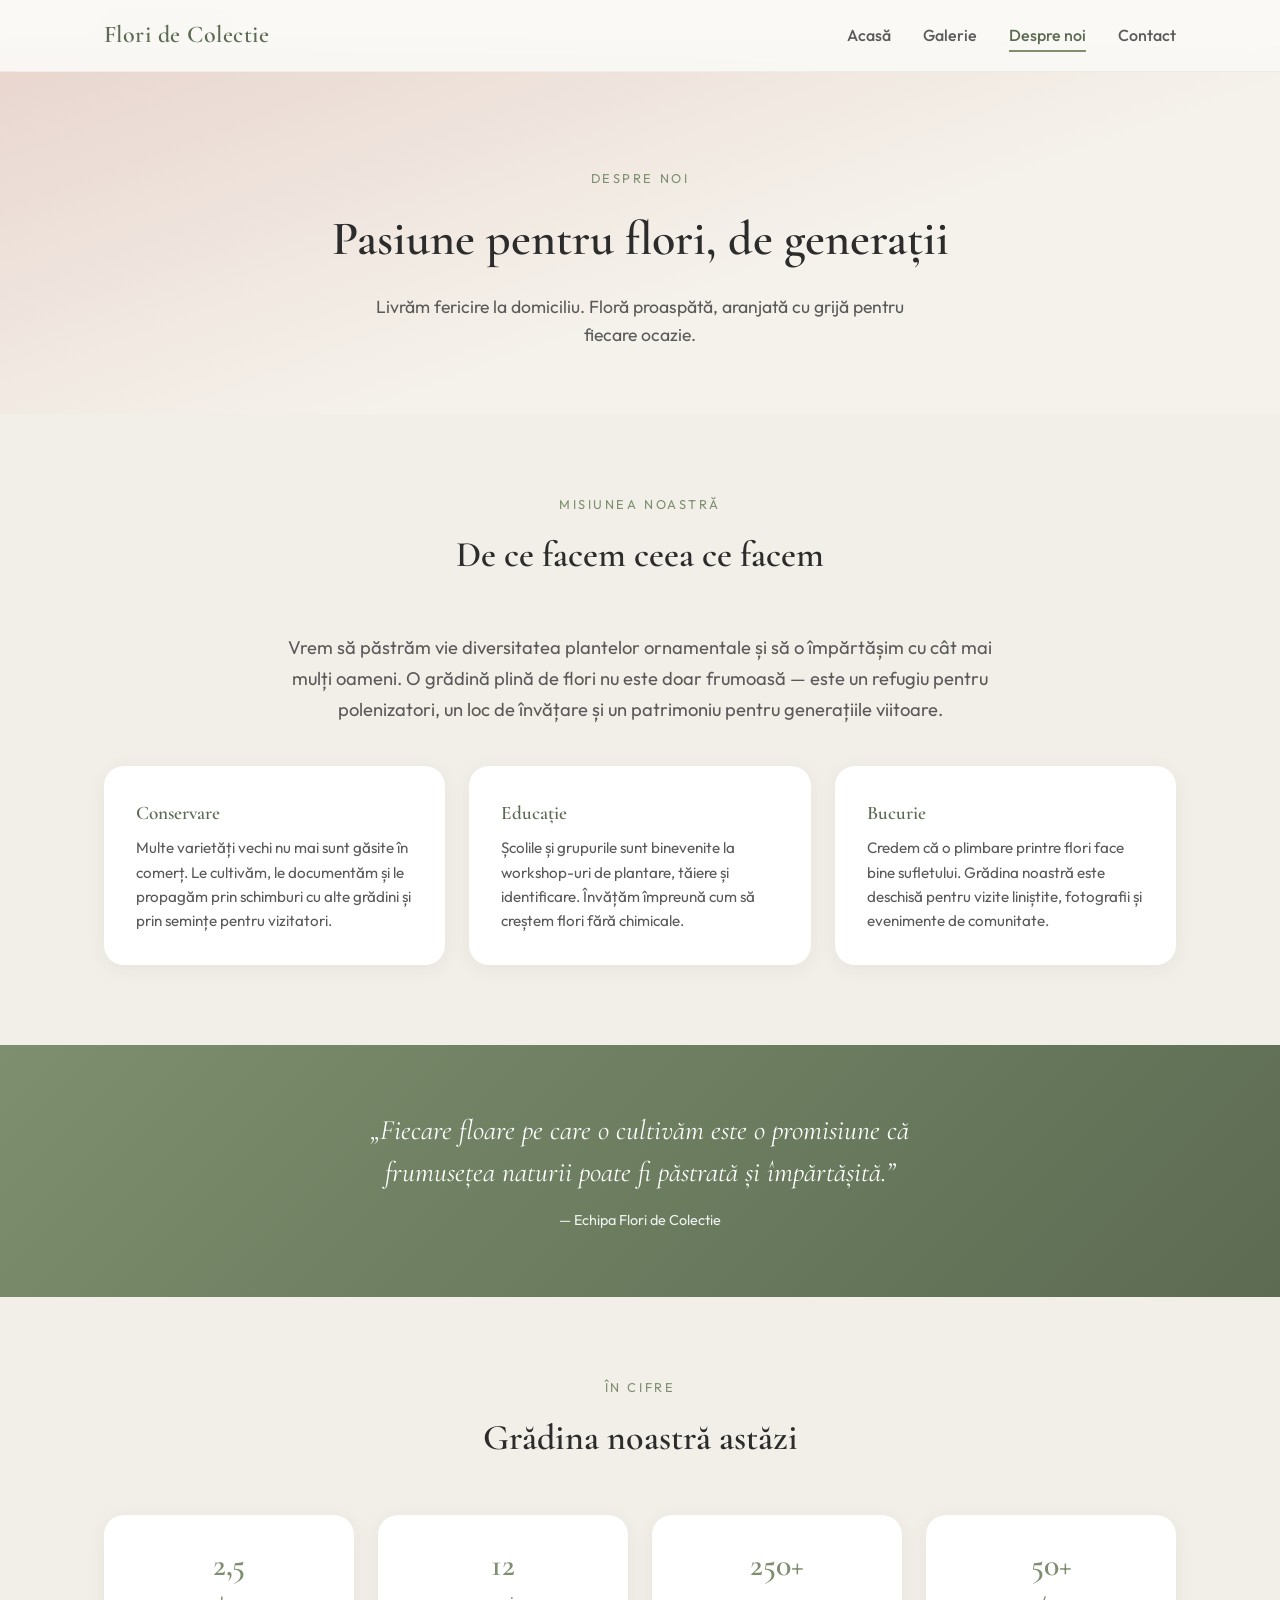
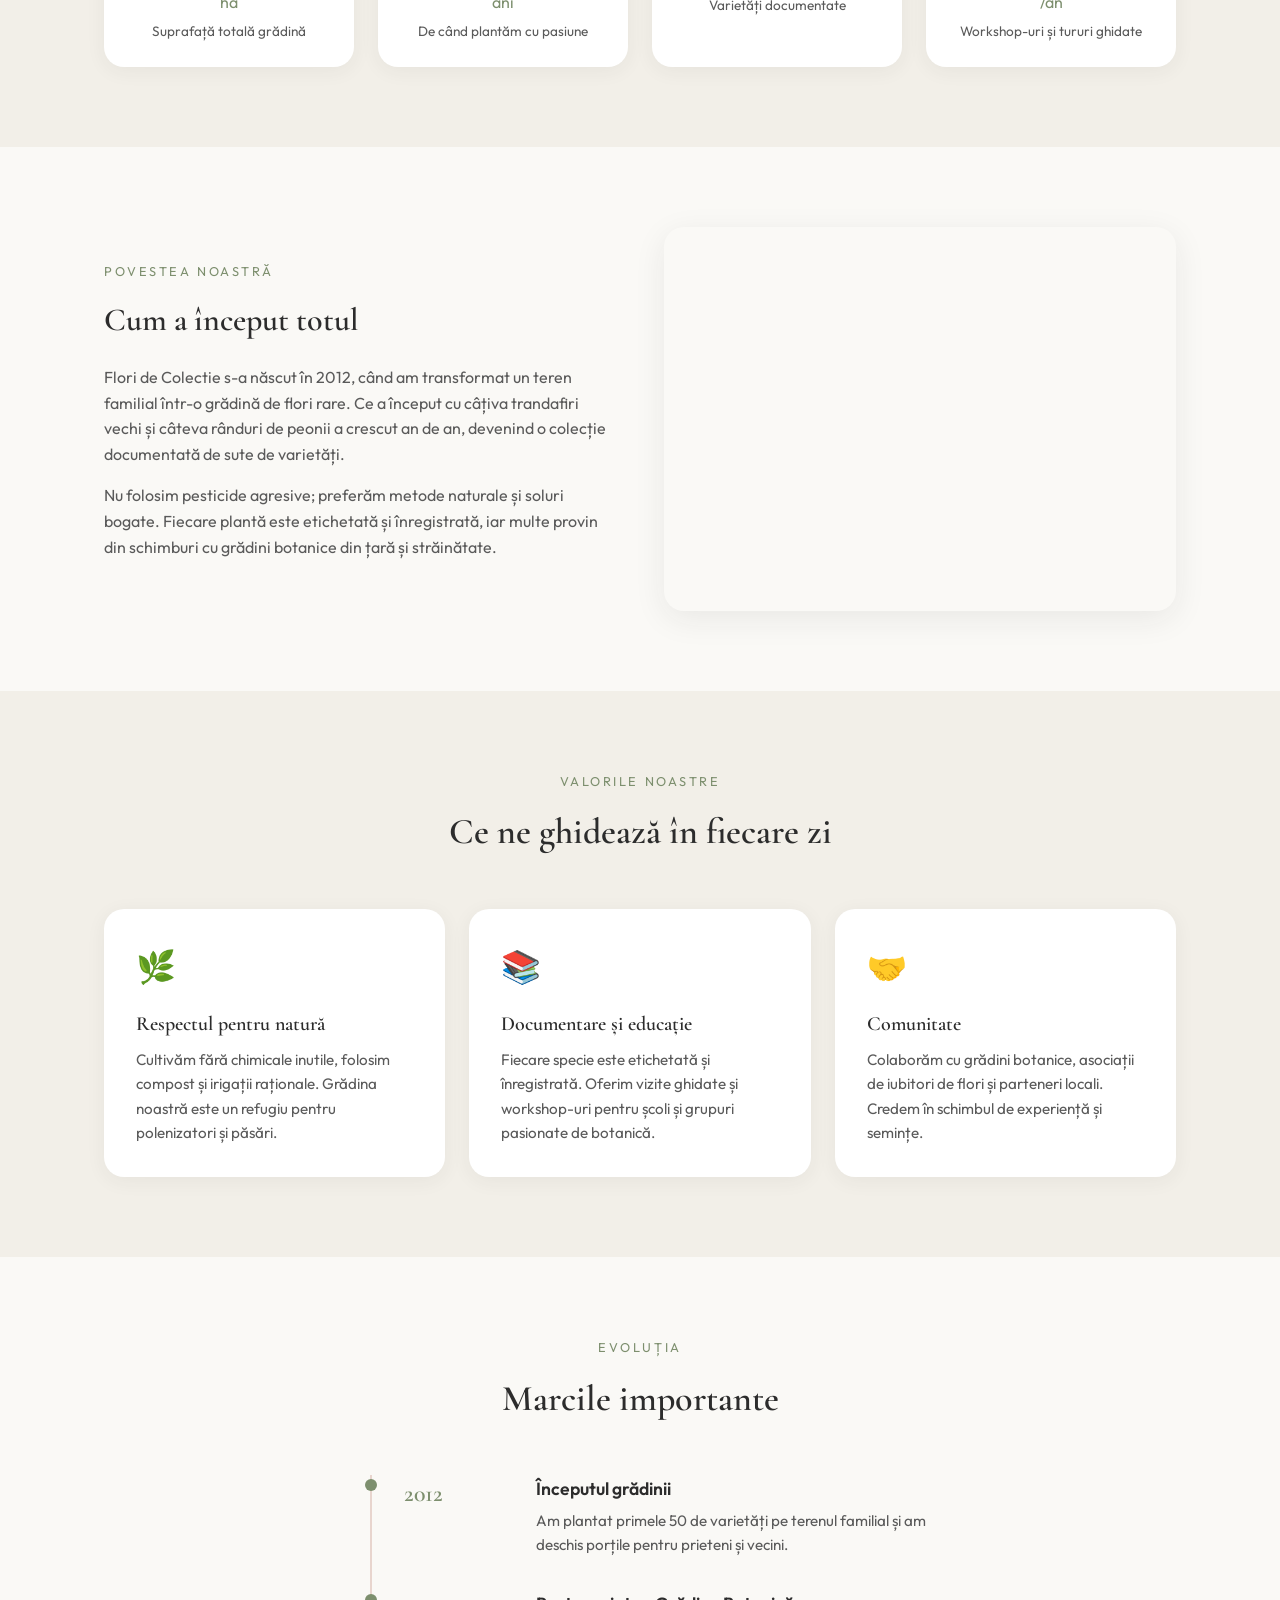
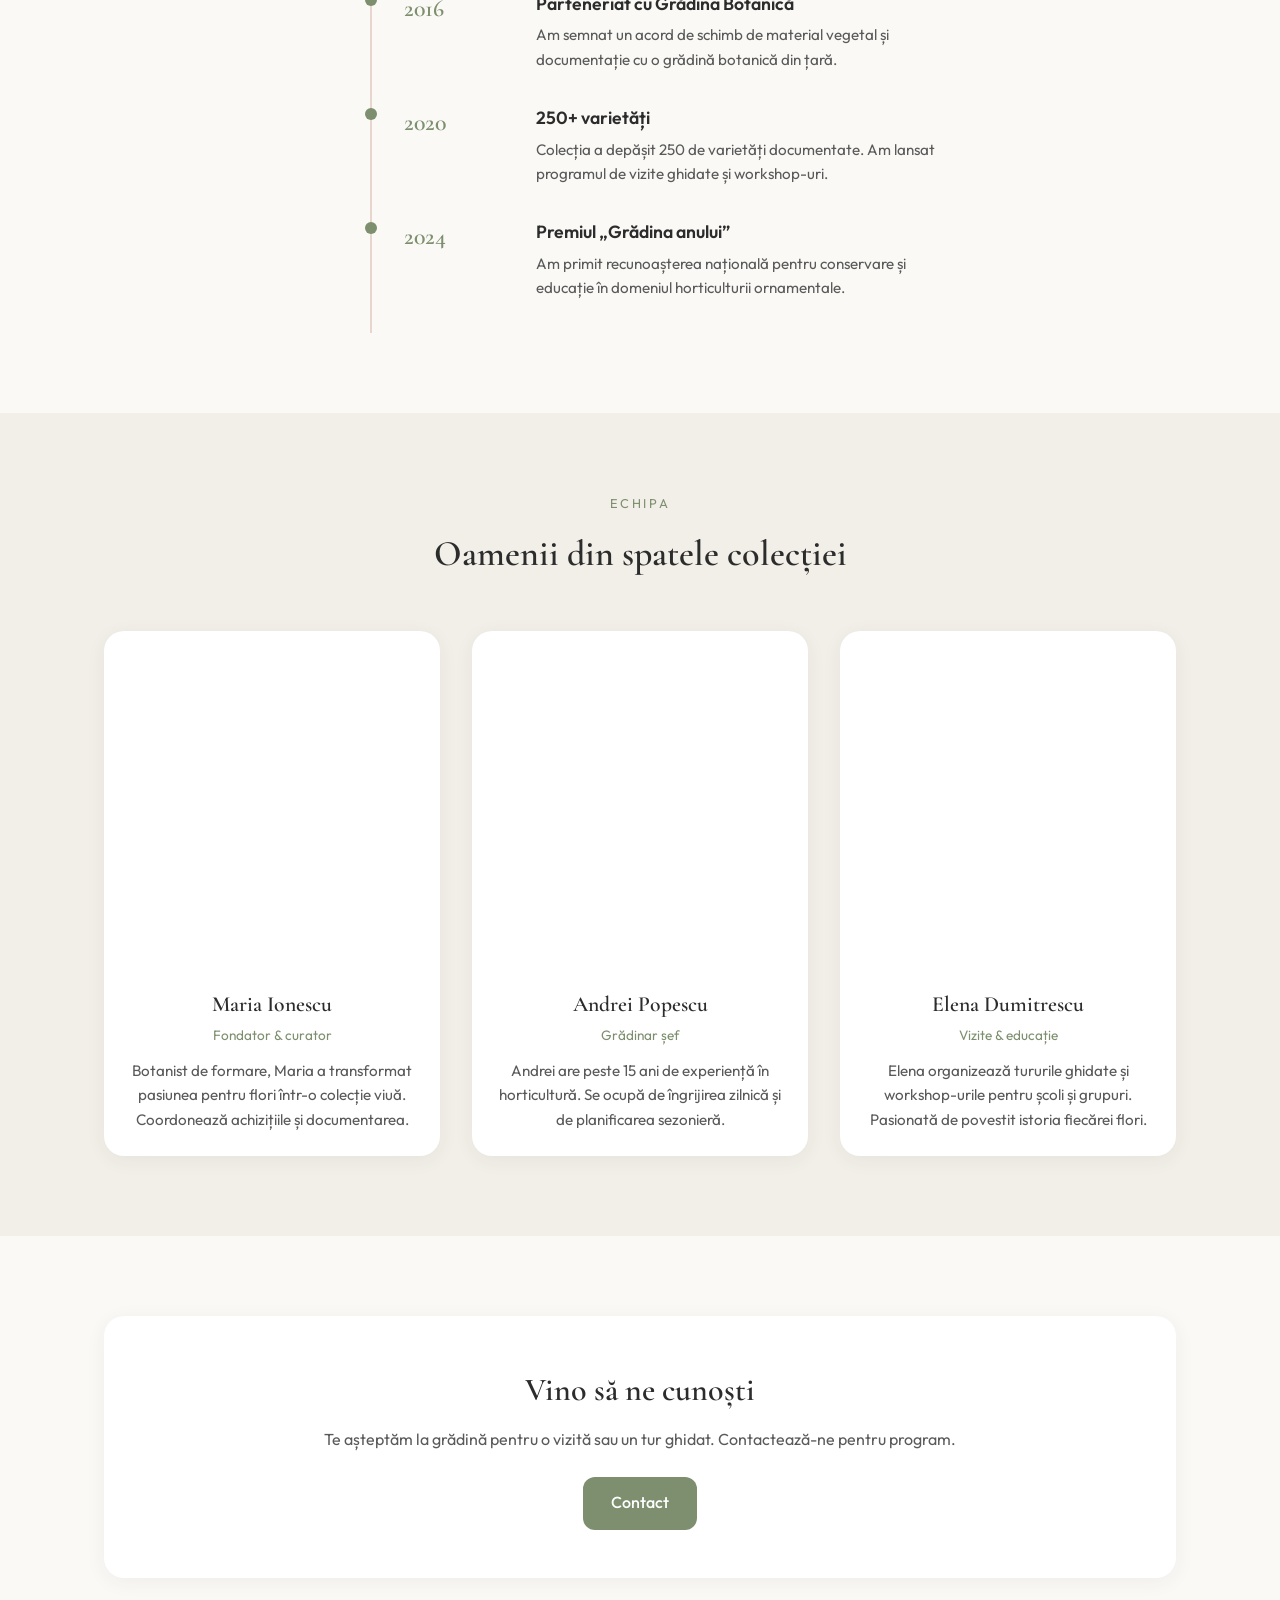
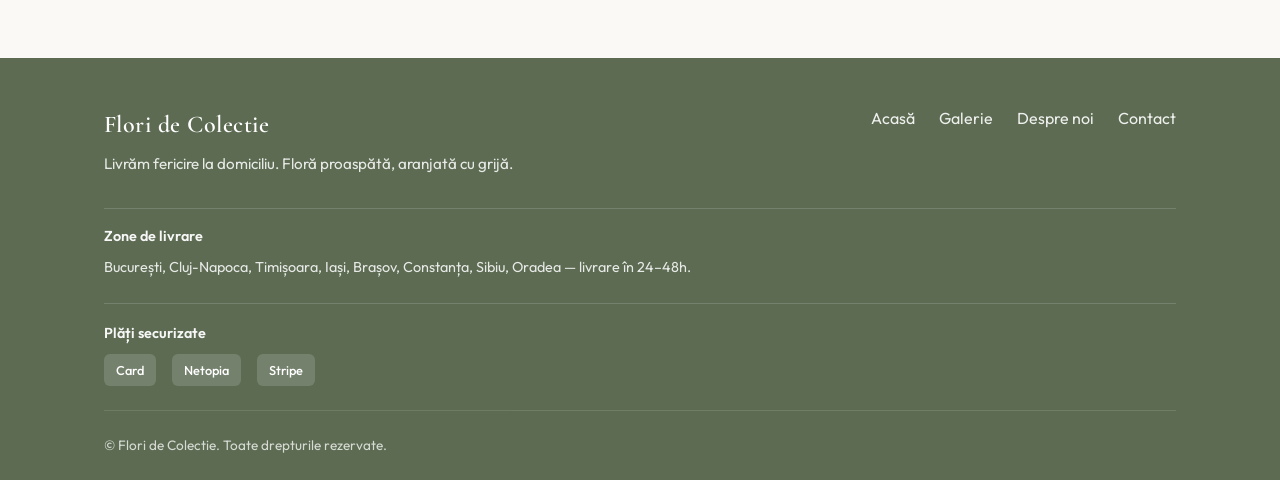
<file: florarie/despre-noi.html>
<!DOCTYPE html>
<html lang="ro">
<head>
  <meta charset="UTF-8">
  <meta name="viewport" content="width=device-width, initial-scale=1.0">
  <meta name="description" content="Despre Flori de Colectie — povestea colecției noastre, echipa, misiunea și valorile. Peste 12 ani de pasiune pentru flori rare și cultivare naturală.">
  <meta name="theme-color" content="#5c6b52">
  <meta property="og:type" content="website">
  <meta property="og:title" content="Despre noi — Flori de Colectie">
  <meta property="og:description" content="Pasiune pentru flori de generații. Conservare, educație și comunitate în grădina noastră botanică.">
  <link rel="icon" type="image/svg+xml" href="data:image/svg+xml,%3Csvg xmlns='http://www.w3.org/2000/svg' viewBox='0 0 32 32'%3E%3Ccircle fill='%235c6b52' cx='16' cy='16' r='14'/%3E%3Cellipse fill='%23faf9f6' cx='16' cy='14' rx='4' ry='6'/%3E%3Cellipse fill='%23faf9f6' cx='16' cy='18' rx='6' ry='4'/%3E%3C/svg%3E">
  <link rel="preconnect" href="https://fonts.googleapis.com">
  <link rel="preconnect" href="https://fonts.gstatic.com" crossorigin>
  <link href="https://fonts.googleapis.com/css2?family=Cormorant+Garamond:ital,wght@0,400;0,600;1,400&family=Outfit:wght@300;400;500;600&display=swap" rel="stylesheet">
  <link rel="stylesheet" href="css/style.css">
</head>
<body>
  <a href="#main-content" class="skip-link">Salt la conținut</a>
  <header class="site-header">
    <div class="container header-inner">
      <a href="index.html" class="logo">Flori de Colectie</a>
      <nav class="main-nav">
        <a href="index.html">Acasă</a>
        <a href="galerie.html">Galerie</a>
        <a href="despre-noi.html" class="active" aria-current="page">Despre noi</a>
        <a href="contact.html">Contact</a>
      </nav>
      <button class="nav-toggle" aria-label="Deschide meniul" aria-expanded="false">☰</button>
    </div>
  </header>

  <main id="main-content">
    <nav class="breadcrumb" aria-label="Navigare">
      <div class="container">
        <a href="index.html">Acasă</a>
        <span class="breadcrumb-sep" aria-hidden="true">/</span>
        <span>Despre noi</span>
      </div>
    </nav>
    <section class="page-hero">
      <div class="page-hero-bg"></div>
      <div class="container">
        <span class="section-label animate-in">Despre noi</span>
        <h1 class="page-title animate-in delay-1">Pasiune pentru flori, de generații</h1>
        <p class="page-subtitle animate-in delay-2">Livrăm fericire la domiciliu. Floră proaspătă, aranjată cu grijă pentru fiecare ocazie.</p>
      </div>
    </section>

    <section class="about-mission section section--alt">
      <div class="container">
        <div class="section-header animate-on-scroll">
          <span class="section-label">Misiunea noastră</span>
          <h2>De ce facem ceea ce facem</h2>
        </div>
        <div class="mission-content">
          <p class="mission-lead animate-on-scroll">
            Vrem să păstrăm vie diversitatea plantelor ornamentale și să o împărtășim cu cât mai mulți oameni. O grădină plină de flori nu este doar frumoasă — este un refugiu pentru polenizatori, un loc de învățare și un patrimoniu pentru generațiile viitoare.
          </p>
          <div class="mission-grid">
            <div class="mission-block animate-on-scroll">
              <h3>Conservare</h3>
              <p>Multe varietăți vechi nu mai sunt găsite în comerț. Le cultivăm, le documentăm și le propagăm prin schimburi cu alte grădini și prin semințe pentru vizitatori.</p>
            </div>
            <div class="mission-block animate-on-scroll delay-1">
              <h3>Educație</h3>
              <p>Școlile și grupurile sunt binevenite la workshop-uri de plantare, tăiere și identificare. Învățăm împreună cum să creștem flori fără chimicale.</p>
            </div>
            <div class="mission-block animate-on-scroll delay-2">
              <h3>Bucurie</h3>
              <p>Credem că o plimbare printre flori face bine sufletului. Grădina noastră este deschisă pentru vizite liniștite, fotografii și evenimente de comunitate.</p>
            </div>
          </div>
        </div>
      </div>
    </section>

    <section class="about-quote section">
      <div class="container">
        <blockquote class="about-quote-block animate-on-scroll">
          <p>„Fiecare floare pe care o cultivăm este o promisiune că frumusețea naturii poate fi păstrată și împărtășită.”</p>
          <footer>— Echipa Flori de Colectie</footer>
        </blockquote>
      </div>
    </section>

    <section class="about-numbers section section--alt">
      <div class="container">
        <div class="section-header animate-on-scroll">
          <span class="section-label">În cifre</span>
          <h2>Grădina noastră astăzi</h2>
        </div>
        <div class="about-numbers-grid">
          <div class="about-num animate-on-scroll">
            <span class="about-num-value">2,5</span>
            <span class="about-num-unit">ha</span>
            <span class="about-num-label">Suprafață totală grădină</span>
          </div>
          <div class="about-num animate-on-scroll delay-1">
            <span class="about-num-value">12</span>
            <span class="about-num-unit">ani</span>
            <span class="about-num-label">De când plantăm cu pasiune</span>
          </div>
          <div class="about-num animate-on-scroll delay-2">
            <span class="about-num-value">250+</span>
            <span class="about-num-unit"></span>
            <span class="about-num-label">Varietăți documentate</span>
          </div>
          <div class="about-num animate-on-scroll delay-3">
            <span class="about-num-value">50+</span>
            <span class="about-num-unit">/an</span>
            <span class="about-num-label">Workshop-uri și tururi ghidate</span>
          </div>
        </div>
      </div>
    </section>

    <section class="about-story section">
      <div class="container">
        <div class="about-grid">
          <div class="about-text animate-on-scroll">
            <span class="section-label">Povestea noastră</span>
            <h2>Cum a început totul</h2>
            <p>Flori de Colectie s-a născut în 2012, când am transformat un teren familial într-o grădină de flori rare. Ce a început cu câțiva trandafiri vechi și câteva rânduri de peonii a crescut an de an, devenind o colecție documentată de sute de varietăți.</p>
            <p>Nu folosim pesticide agresive; preferăm metode naturale și soluri bogate. Fiecare plantă este etichetată și înregistrată, iar multe provin din schimburi cu grădini botanice din țară și străinătate.</p>
          </div>
          <div class="about-visual animate-on-scroll delay-1">
            <div class="about-img-wrap">
              <div class="about-img" style="background-image: url('https://images.unsplash.com/photo-1466692476868-aef1dfb1e735?w=700&q=80');"></div>
            </div>
          </div>
        </div>
      </div>
    </section>

    <section class="values section section--alt">
      <div class="container">
        <div class="section-header animate-on-scroll">
          <span class="section-label">Valorile noastre</span>
          <h2>Ce ne ghidează în fiecare zi</h2>
        </div>
        <div class="values-grid">
          <div class="value-card animate-on-scroll">
            <div class="value-icon">🌿</div>
            <h3>Respectul pentru natură</h3>
            <p>Cultivăm fără chimicale inutile, folosim compost și irigații raționale. Grădina noastră este un refugiu pentru polenizatori și păsări.</p>
          </div>
          <div class="value-card animate-on-scroll delay-1">
            <div class="value-icon">📚</div>
            <h3>Documentare și educație</h3>
            <p>Fiecare specie este etichetată și înregistrată. Oferim vizite ghidate și workshop-uri pentru școli și grupuri pasionate de botanică.</p>
          </div>
          <div class="value-card animate-on-scroll delay-2">
            <div class="value-icon">🤝</div>
            <h3>Comunitate</h3>
            <p>Colaborăm cu grădini botanice, asociații de iubitori de flori și parteneri locali. Credem în schimbul de experiență și semințe.</p>
          </div>
        </div>
      </div>
    </section>

    <section class="timeline section">
      <div class="container">
        <div class="section-header animate-on-scroll">
          <span class="section-label">Evoluția</span>
          <h2>Marcile importante</h2>
        </div>
        <div class="timeline-list">
          <div class="timeline-item animate-on-scroll">
            <div class="timeline-year">2012</div>
            <div class="timeline-content">
              <h3>Începutul grădinii</h3>
              <p>Am plantat primele 50 de varietăți pe terenul familial și am deschis porțile pentru prieteni și vecini.</p>
            </div>
          </div>
          <div class="timeline-item animate-on-scroll delay-1">
            <div class="timeline-year">2016</div>
            <div class="timeline-content">
              <h3>Parteneriat cu Grădina Botanică</h3>
              <p>Am semnat un acord de schimb de material vegetal și documentație cu o grădină botanică din țară.</p>
            </div>
          </div>
          <div class="timeline-item animate-on-scroll delay-2">
            <div class="timeline-year">2020</div>
            <div class="timeline-content">
              <h3>250+ varietăți</h3>
              <p>Colecția a depășit 250 de varietăți documentate. Am lansat programul de vizite ghidate și workshop-uri.</p>
            </div>
          </div>
          <div class="timeline-item animate-on-scroll delay-3">
            <div class="timeline-year">2024</div>
            <div class="timeline-content">
              <h3>Premiul „Grădina anului”</h3>
              <p>Am primit recunoașterea națională pentru conservare și educație în domeniul horticulturii ornamentale.</p>
            </div>
          </div>
        </div>
      </div>
    </section>

    <section class="team section section--alt">
      <div class="container">
        <div class="section-header animate-on-scroll">
          <span class="section-label">Echipa</span>
          <h2>Oamenii din spatele colecției</h2>
        </div>
        <div class="team-grid">
          <div class="team-card animate-on-scroll">
            <div class="team-photo" style="background-image: url('https://images.unsplash.com/photo-1573496359142-b8d87734a5a2?w=400&q=80');"></div>
            <h3>Maria Ionescu</h3>
            <p class="team-role">Fondator & curator</p>
            <p>Botanist de formare, Maria a transformat pasiunea pentru flori într-o colecție viuă. Coordonează achizițiile și documentarea.</p>
          </div>
          <div class="team-card animate-on-scroll delay-1">
            <div class="team-photo" style="background-image: url('https://images.unsplash.com/photo-1472099645785-5658abf4ff4e?w=400&q=80');"></div>
            <h3>Andrei Popescu</h3>
            <p class="team-role">Grădinar șef</p>
            <p>Andrei are peste 15 ani de experiență în horticultură. Se ocupă de îngrijirea zilnică și de planificarea sezonieră.</p>
          </div>
          <div class="team-card animate-on-scroll delay-2">
            <div class="team-photo" style="background-image: url('https://images.unsplash.com/photo-1580489944761-15a19d654956?w=400&q=80');"></div>
            <h3>Elena Dumitrescu</h3>
            <p class="team-role">Vizite & educație</p>
            <p>Elena organizează tururile ghidate și workshop-urile pentru școli și grupuri. Pasionată de povestit istoria fiecărei flori.</p>
          </div>
        </div>
      </div>
    </section>

    <section class="cta-section section">
      <div class="container">
        <div class="cta-box animate-on-scroll">
          <h2>Vino să ne cunoști</h2>
          <p>Te așteptăm la grădină pentru o vizită sau un tur ghidat. Contactează-ne pentru program.</p>
          <a href="contact.html" class="btn btn-primary">Contact</a>
        </div>
      </div>
    </section>
  </main>

  <footer class="site-footer">
    <div class="container">
      <div class="footer-grid">
        <div class="footer-brand">
          <a href="index.html" class="logo">Flori de Colectie</a>
          <p>Livrăm fericire la domiciliu. Floră proaspătă, aranjată cu grijă.</p>
        </div>
        <div class="footer-links">
          <a href="index.html">Acasă</a>
          <a href="galerie.html">Galerie</a>
          <a href="despre-noi.html">Despre noi</a>
          <a href="contact.html">Contact</a>
        </div>
      </div>
      <div class="footer-delivery animate-on-scroll">
        <h4>Zone de livrare</h4>
        <p>București, Cluj-Napoca, Timișoara, Iași, Brașov, Constanța, Sibiu, Oradea — livrare în 24–48h.</p>
      </div>
      <div class="footer-payments animate-on-scroll">
        <span class="footer-payments-label">Plăți securizate</span>
        <div class="footer-payments-logos">
          <span class="payment-logo" aria-hidden="true">Card</span>
          <span class="payment-logo" aria-hidden="true">Netopia</span>
          <span class="payment-logo" aria-hidden="true">Stripe</span>
        </div>
      </div>
      <p class="footer-copy">&copy; Flori de Colectie. Toate drepturile rezervate.</p>
    </div>
  </footer>

  <script src="js/main.js"></script>
</body>
</html>
</file>
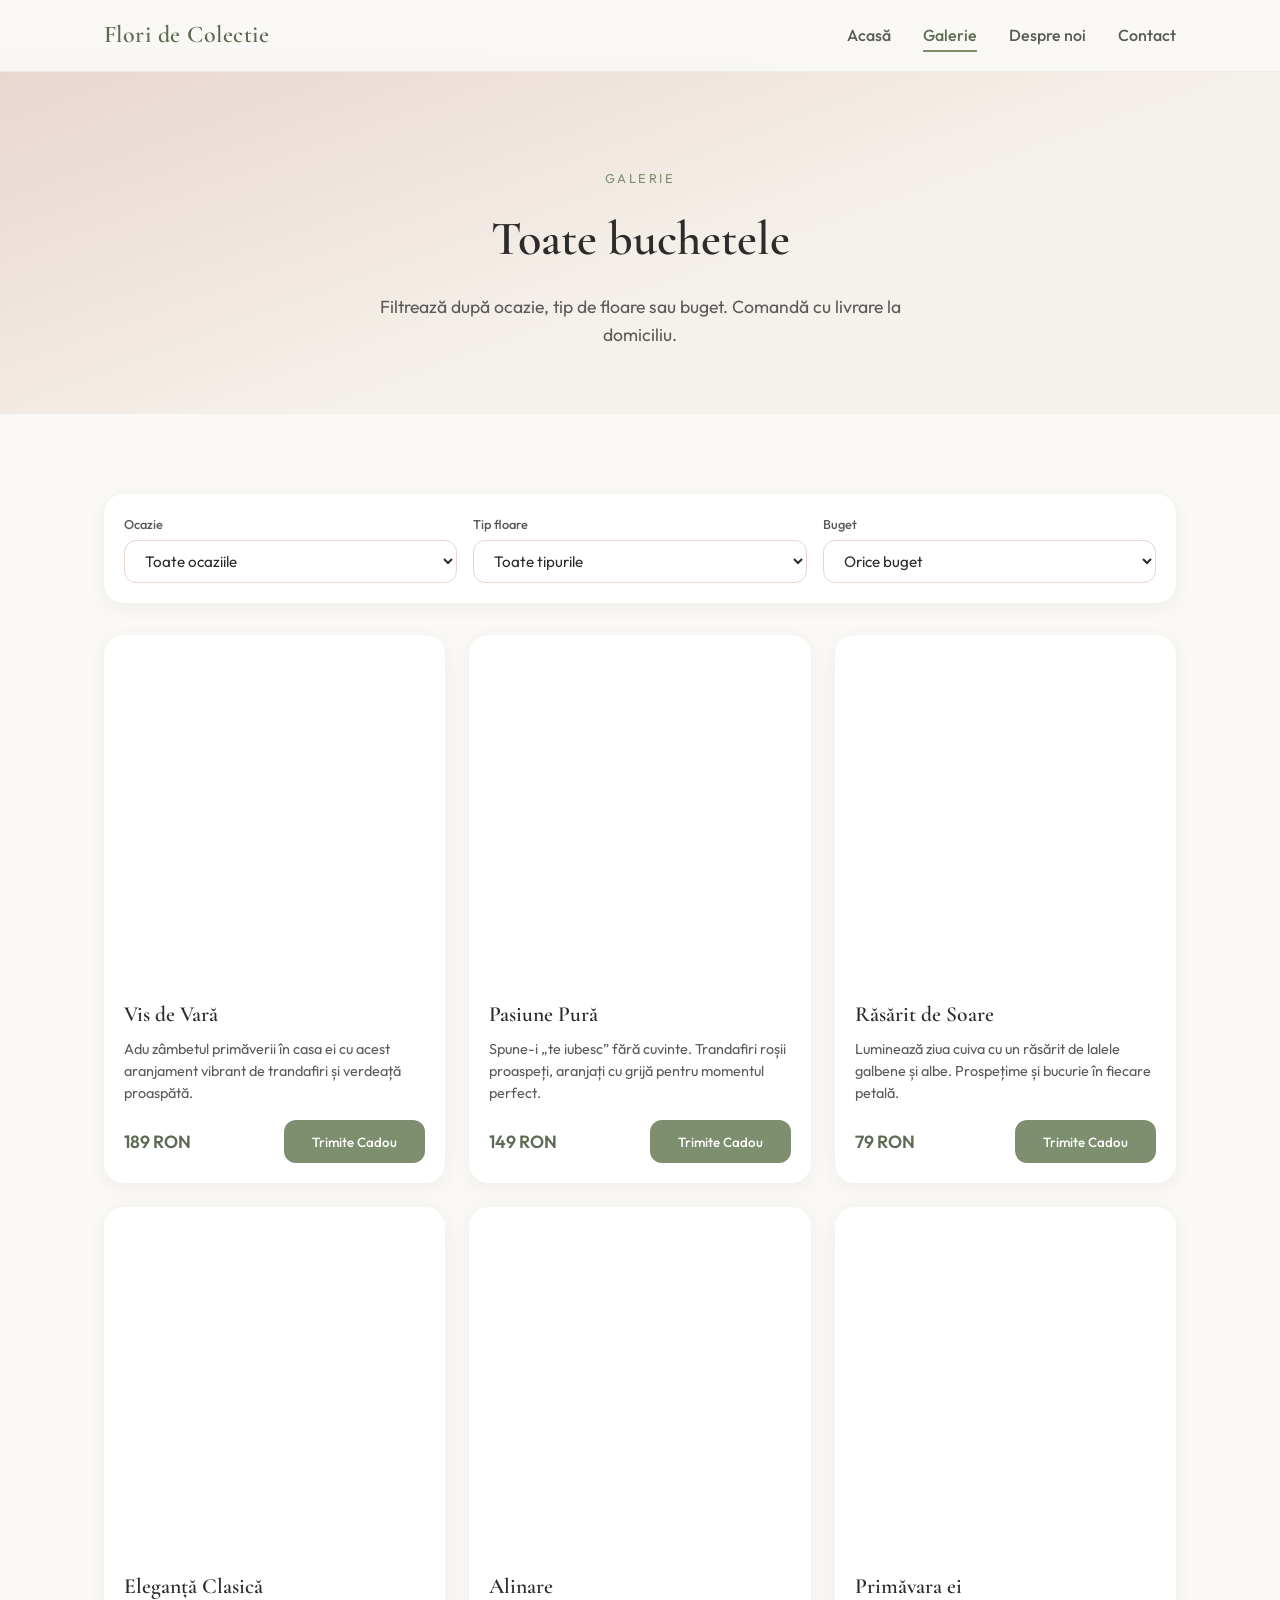
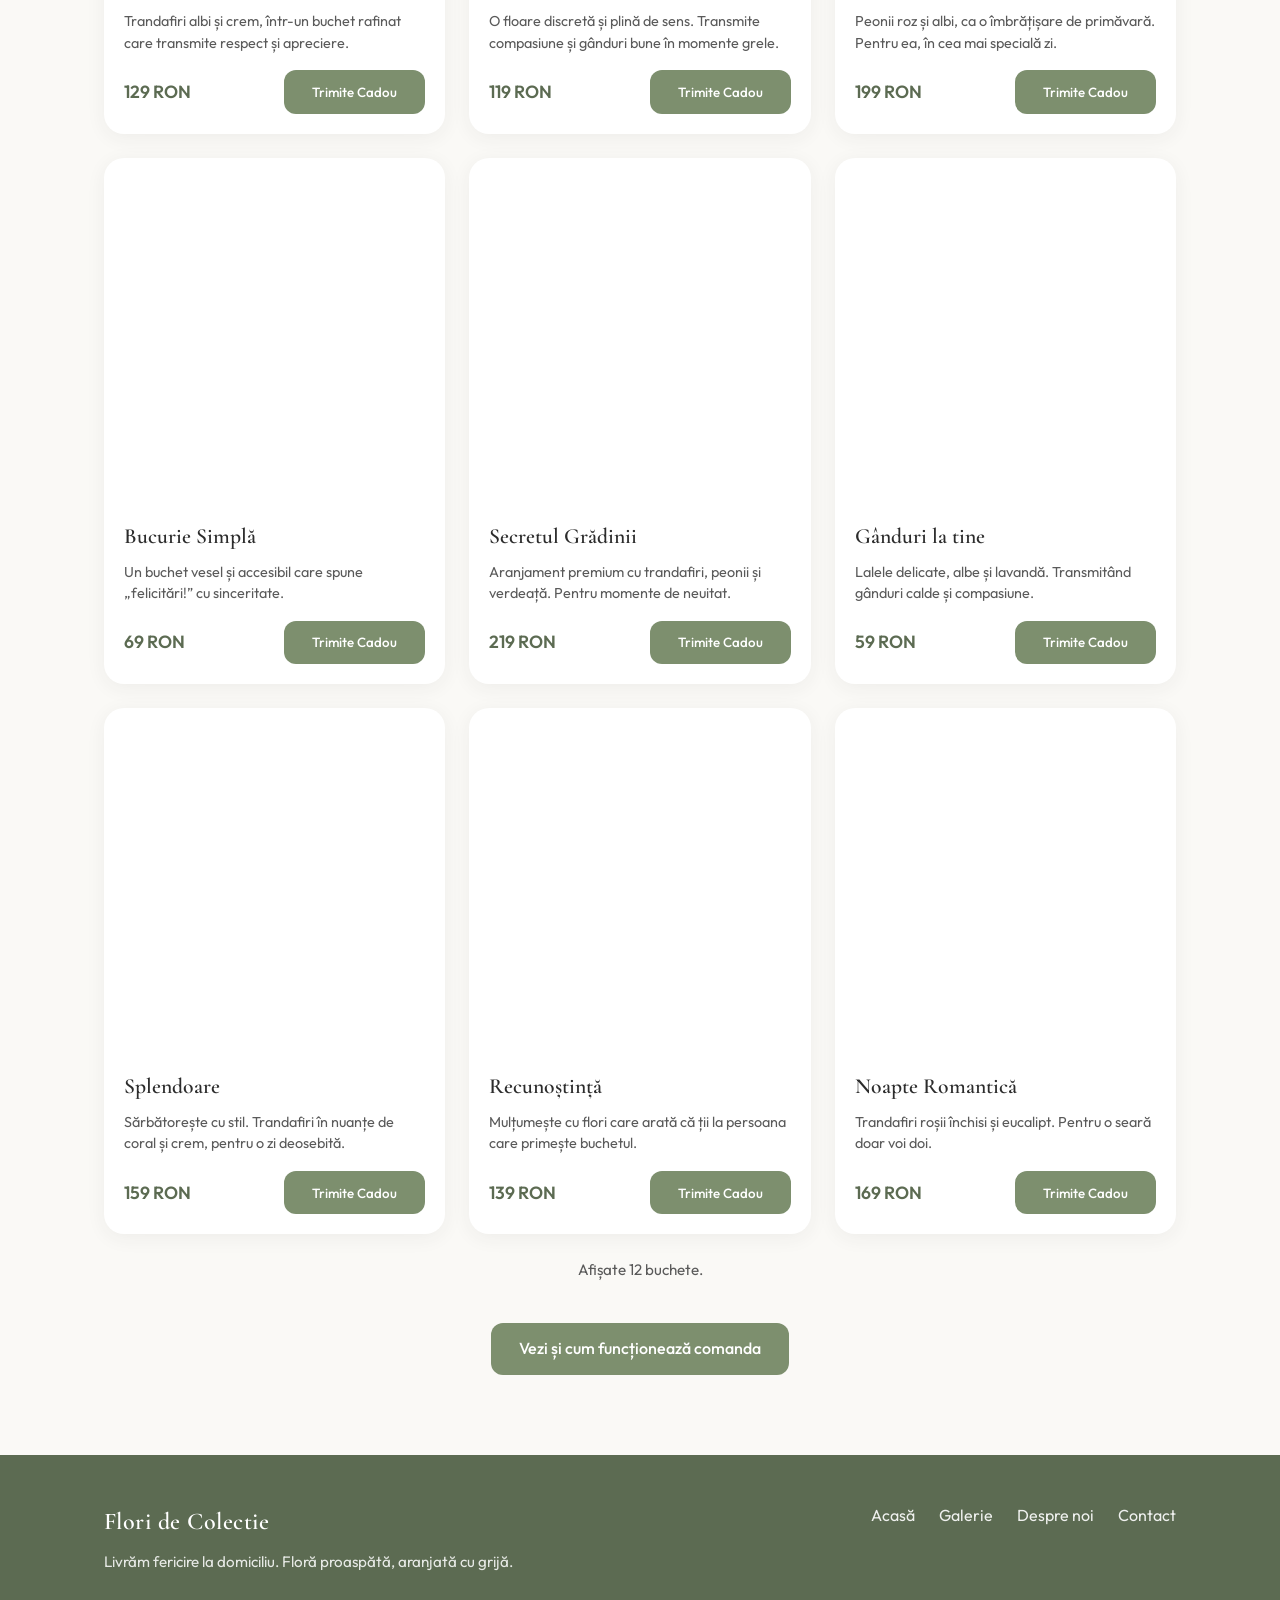
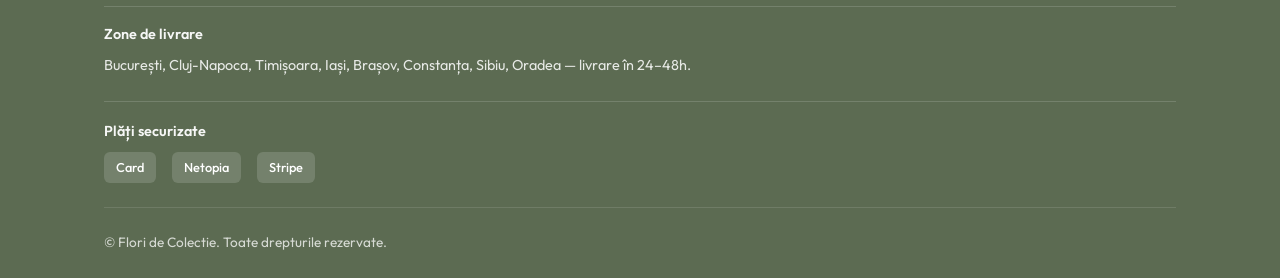
<file: florarie/galerie.html>
<!DOCTYPE html>
<html lang="ro">
<head>
  <meta charset="UTF-8">
  <meta name="viewport" content="width=device-width, initial-scale=1.0">
  <meta name="description" content="Toate buchetele Flori de Colectie — filtrează după ocazie, tip sau buget. Comandă cu livrare la domiciliu.">
  <meta name="theme-color" content="#5c6b52">
  <meta property="og:type" content="website">
  <meta property="og:title" content="Galerie — Flori de Colectie">
  <meta property="og:description" content="Buchete pentru orice ocazie. Filtrează și comandă cu livrare la domiciliu.">
  <link rel="icon" type="image/svg+xml" href="data:image/svg+xml,%3Csvg xmlns='http://www.w3.org/2000/svg' viewBox='0 0 32 32'%3E%3Ccircle fill='%235c6b52' cx='16' cy='16' r='14'/%3E%3Cellipse fill='%23faf9f6' cx='16' cy='14' rx='4' ry='6'/%3E%3Cellipse fill='%23faf9f6' cx='16' cy='18' rx='6' ry='4'/%3E%3C/svg%3E">
  <link rel="preconnect" href="https://fonts.googleapis.com">
  <link rel="preconnect" href="https://fonts.gstatic.com" crossorigin>
  <link href="https://fonts.googleapis.com/css2?family=Cormorant+Garamond:ital,wght@0,400;0,600;1,400&family=Outfit:wght@300;400;500;600&display=swap" rel="stylesheet">
  <link rel="stylesheet" href="css/style.css">
</head>
<body>
  <a href="#main-content" class="skip-link">Salt la conținut</a>
  <header class="site-header">
    <div class="container header-inner">
      <a href="index.html" class="logo">Flori de Colectie</a>
      <nav class="main-nav">
        <a href="index.html">Acasă</a>
        <a href="galerie.html" class="active" aria-current="page">Galerie</a>
        <a href="despre-noi.html">Despre noi</a>
        <a href="contact.html">Contact</a>
      </nav>
      <button class="nav-toggle" aria-label="Deschide meniul" aria-expanded="false">☰</button>
    </div>
  </header>

  <main id="main-content">
    <nav class="breadcrumb" aria-label="Navigare">
      <div class="container">
        <a href="index.html">Acasă</a>
        <span class="breadcrumb-sep" aria-hidden="true">/</span>
        <span>Galerie</span>
      </div>
    </nav>
    <section class="page-hero">
      <div class="page-hero-bg"></div>
      <div class="container">
        <span class="section-label animate-in">Galerie</span>
        <h1 class="page-title animate-in delay-1">Toate buchetele</h1>
        <p class="page-subtitle animate-in delay-2">Filtrează după ocazie, tip de floare sau buget. Comandă cu livrare la domiciliu.</p>
      </div>
    </section>

    <section class="shop-section section" id="colecție">
      <div class="container">
        <div class="filter-bar animate-on-scroll">
          <div class="filter-group">
            <label for="filter-ocazie" class="filter-label">Ocazie</label>
            <select id="filter-ocazie" class="filter-select" aria-label="Filtrează după ocazie">
              <option value="">Toate ocaziile</option>
              <option value="aniversare">Aniversare</option>
              <option value="romantic">Romantic</option>
              <option value="regret">Regret / Condoleanțe</option>
              <option value="felicitări">Felicitări</option>
            </select>
          </div>
          <div class="filter-group">
            <label for="filter-tip" class="filter-label">Tip floare</label>
            <select id="filter-tip" class="filter-select" aria-label="Filtrează după tip">
              <option value="">Toate tipurile</option>
              <option value="trandafiri">Trandafiri</option>
              <option value="bujori">Bujori</option>
              <option value="lalele">Lalele</option>
              <option value="mixt">Mixt</option>
            </select>
          </div>
          <div class="filter-group">
            <label for="filter-buget" class="filter-label">Buget</label>
            <select id="filter-buget" class="filter-select" aria-label="Filtrează după buget">
              <option value="">Orice buget</option>
              <option value="sub-100">Sub 100 RON</option>
              <option value="100-200">100 – 200 RON</option>
              <option value="premium">Premium</option>
            </select>
          </div>
        </div>
        <div class="buchete-grid" id="buchete-grid"></div>
        <p class="buchete-count animate-on-scroll" id="buchete-count"></p>
        <div class="section-cta animate-on-scroll">
          <a href="index.html#colecție" class="btn btn-primary">Vezi și cum funcționează comanda</a>
        </div>
      </div>
    </section>
  </main>

  <footer class="site-footer">
    <div class="container">
      <div class="footer-grid">
        <div class="footer-brand">
          <a href="index.html" class="logo">Flori de Colectie</a>
          <p>Livrăm fericire la domiciliu. Floră proaspătă, aranjată cu grijă.</p>
        </div>
        <div class="footer-links">
          <a href="index.html">Acasă</a>
          <a href="galerie.html">Galerie</a>
          <a href="despre-noi.html">Despre noi</a>
          <a href="contact.html">Contact</a>
        </div>
      </div>
      <div class="footer-delivery animate-on-scroll">
        <h4>Zone de livrare</h4>
        <p>București, Cluj-Napoca, Timișoara, Iași, Brașov, Constanța, Sibiu, Oradea — livrare în 24–48h.</p>
      </div>
      <div class="footer-payments animate-on-scroll">
        <span class="footer-payments-label">Plăți securizate</span>
        <div class="footer-payments-logos">
          <span class="payment-logo" aria-hidden="true">Card</span>
          <span class="payment-logo" aria-hidden="true">Netopia</span>
          <span class="payment-logo" aria-hidden="true">Stripe</span>
        </div>
      </div>
      <p class="footer-copy">&copy; Flori de Colectie. Toate drepturile rezervate.</p>
    </div>
  </footer>

  <div class="modal" id="checkout-modal" aria-hidden="true" aria-labelledby="checkout-modal-title">
    <div class="modal-backdrop" id="checkout-backdrop"></div>
    <div class="modal-content modal-content--checkout">
      <button class="modal-close" id="checkout-close" aria-label="Închide">×</button>
      <div class="modal-body">
        <h2 id="checkout-modal-title" class="checkout-title">Finalizează comanda</h2>
        <p class="checkout-bouquet-name" id="checkout-bouquet-name"></p>
        <form class="checkout-form" id="checkout-form">
          <div class="form-row">
            <label for="checkout-adresa">Adresă livrare *</label>
            <input type="text" id="checkout-adresa" name="adresa" required placeholder="Strada, nr., oraș, județ">
          </div>
          <div class="form-row form-row--half">
            <label for="checkout-data">Data livrării *</label>
            <input type="date" id="checkout-data" name="data" required>
          </div>
          <div class="form-row form-row--half">
            <label for="checkout-ora">Ora (opțional)</label>
            <select id="checkout-ora" name="ora">
              <option value="">Interval flexibil</option>
              <option value="09-12">09:00 – 12:00</option>
              <option value="12-15">12:00 – 15:00</option>
              <option value="15-18">15:00 – 18:00</option>
              <option value="fix">Oră fixă (+10 RON)</option>
            </select>
          </div>
          <div class="form-row">
            <label for="checkout-mesaj">Mesaj pentru felicitare</label>
            <div class="mesaj-sugerat-wrap">
              <select id="checkout-mesaj-sugerat" class="mesaj-sugerat-select" aria-label="Mesaje sugerate">
                <option value="">— Alege un mesaj sugerat sau scrie mai jos —</option>
              </select>
            </div>
            <textarea id="checkout-mesaj" name="mesaj" rows="3" placeholder="Scrie mesajul tău aici..."></textarea>
          </div>
          <div class="form-row addons-row">
            <span class="addons-label">Adaugă (opțional)</span>
            <div class="addons-list" id="addons-list"></div>
          </div>
          <div class="checkout-total" id="checkout-total"></div>
          <button type="submit" class="btn btn-primary btn-cta-large">Comandă cu livrare</button>
        </form>
        <div class="form-success" id="checkout-success" hidden>
          <p class="form-success-title">Comanda a fost înregistrată.</p>
          <p>Te contactăm în scurt timp pentru confirmare. Mulțumim!</p>
        </div>
      </div>
    </div>
  </div>

  <script src="js/buchete.js"></script>
  <script src="js/main.js"></script>
  <script src="js/shop.js"></script>
</body>
</html>
</file>
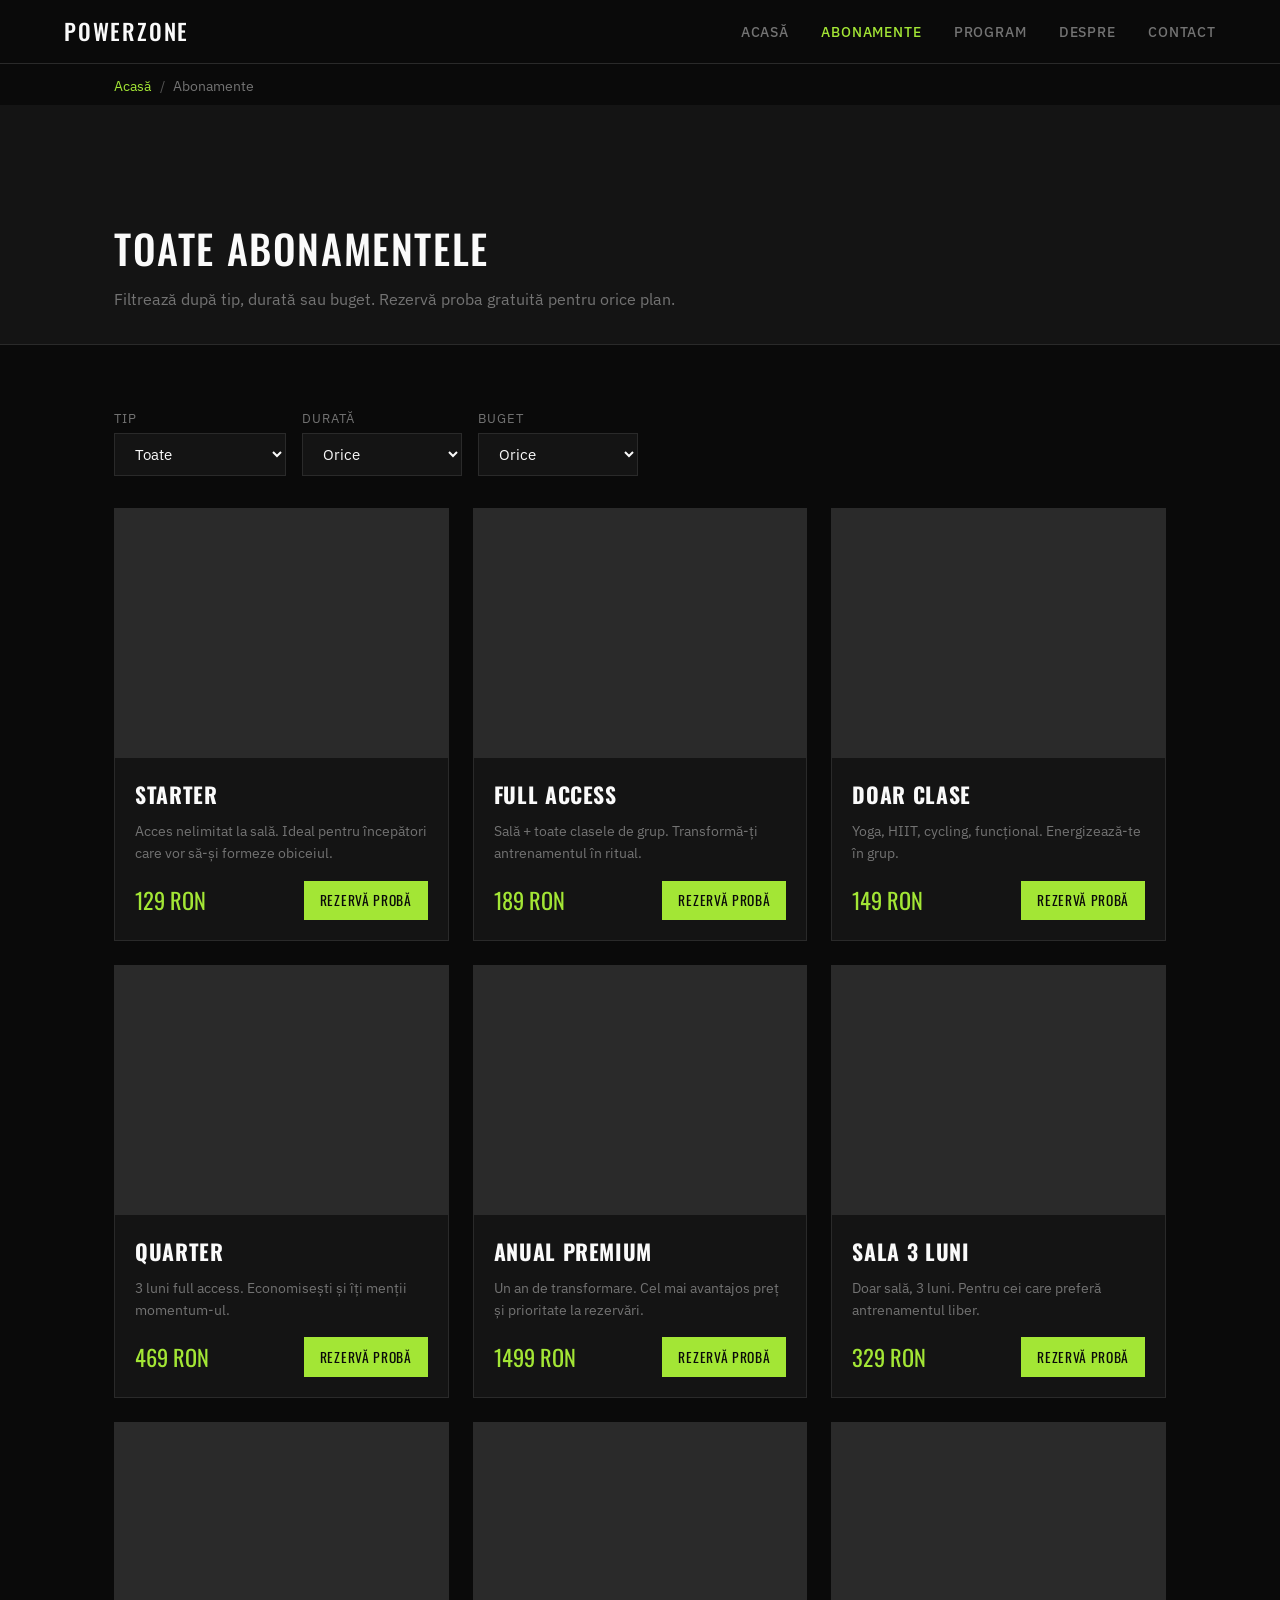
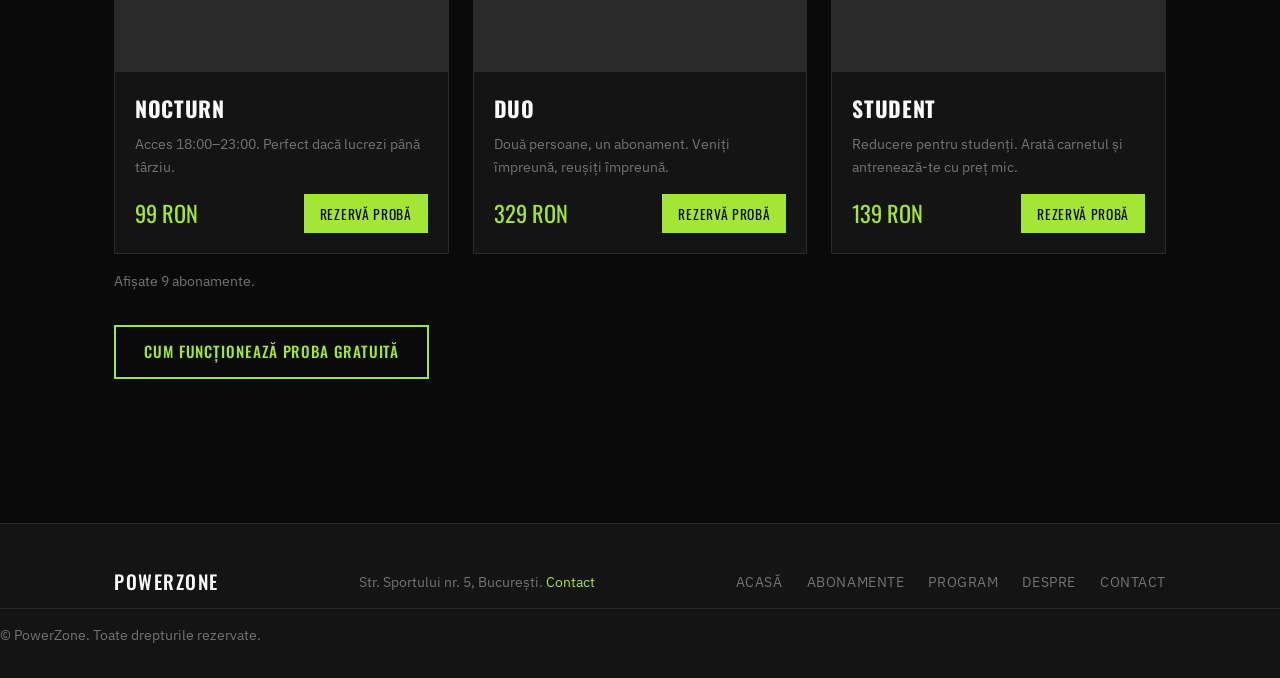
<file: gym/abonamente.html>
<!DOCTYPE html>
<html lang="ro">
<head>
  <meta charset="UTF-8">
  <meta name="viewport" content="width=device-width, initial-scale=1.0">
  <meta name="description" content="Abonamente PowerZone — sală, clase, full access. Filtrează după tip și durată. Rezervă proba gratuită.">
  <meta name="theme-color" content="#0a0a0a">
  <link rel="icon" type="image/svg+xml" href="data:image/svg+xml,%3Csvg xmlns='http://www.w3.org/2000/svg' viewBox='0 0 32 32'%3E%3Cpath fill='%23a3e635' d='M16 4l2 8 8 2-8 2-2 8-2-8-8-2 8-2 2-8z'/%3E%3C/svg%3E">
  <link rel="preconnect" href="https://fonts.googleapis.com">
  <link rel="preconnect" href="https://fonts.gstatic.com" crossorigin>
  <link href="https://fonts.googleapis.com/css2?family=IBM+Plex+Sans:wght@400;500;600&family=Oswald:wght@500;600&display=swap" rel="stylesheet">
  <link rel="stylesheet" href="css/style.css">
</head>
<body>
  <a href="#main-content" class="skip-link">Salt la conținut</a>
  <header class="mast">
    <div class="bar-inner">
      <a href="index.html" class="brand">PowerZone</a>
      <ul class="nav-list">
        <li><a href="index.html">Acasă</a></li>
        <li><a href="abonamente.html" class="current">Abonamente</a></li>
        <li><a href="program.html">Program</a></li>
        <li><a href="despre-noi.html">Despre</a></li>
        <li><a href="contact.html">Contact</a></li>
      </ul>
      <button class="menu-btn" aria-label="Meniul" aria-expanded="false">☰</button>
    </div>
  </header>

  <main id="main-content">
    <nav class="trail" aria-label="Navigare">
      <div class="wrap">
        <a href="index.html">Acasă</a>
        <span class="trail-sep" aria-hidden="true">/</span>
        <span>Abonamente</span>
      </div>
    </nav>
    <section class="page-band">
      <div class="wrap">
        <h1 class="block-title">Toate abonamentele</h1>
        <p class="block-sub">Filtrează după tip, durată sau buget. Rezervă proba gratuită pentru orice plan.</p>
      </div>
    </section>

    <section class="band">
      <div class="wrap">
        <div class="toolbar">
          <div class="toolbar-field">
            <label for="filter-tip" class="toolbar-label">Tip</label>
            <select id="filter-tip" class="toolbar-select">
              <option value="">Toate</option>
              <option value="full">Full (sală + clase)</option>
              <option value="sala">Doar sală</option>
              <option value="clase">Doar clase</option>
            </select>
          </div>
          <div class="toolbar-field">
            <label for="filter-durata" class="toolbar-label">Durată</label>
            <select id="filter-durata" class="toolbar-select">
              <option value="">Orice</option>
              <option value="1-luna">1 lună</option>
              <option value="3-luni">3 luni</option>
              <option value="12-luni">12 luni</option>
            </select>
          </div>
          <div class="toolbar-field">
            <label for="filter-buget" class="toolbar-label">Buget</label>
            <select id="filter-buget" class="toolbar-select">
              <option value="">Orice</option>
              <option value="accesibil">Accesibil</option>
              <option value="standard">Standard</option>
              <option value="premium">Premium</option>
            </select>
          </div>
        </div>
        <div id="abonamente-grid">
          <div class="abonament-card animate-on-scroll">
            <div class="abonament-card-img" style="background-image: url('https://images.unsplash.com/photo-1534438327276-14e5300c3a48?w=800&q=90');"></div>
            <div class="abonament-card-content">
              <h3 class="abonament-card-name">Starter</h3>
              <p class="abonament-card-desc">Acces nelimitat la sală. Ideal pentru începători.</p>
              <div class="abonament-card-footer">
                <span class="abonament-card-pret">129 RON</span>
                <button type="button" class="btn-rezerva" data-id="starter">Rezervă probă</button>
              </div>
            </div>
          </div>
          <div class="abonament-card animate-on-scroll delay-1">
            <div class="abonament-card-img" style="background-image: url('https://images.unsplash.com/photo-1571019614242-c5c5dee9f50b?w=800&q=90');"></div>
            <div class="abonament-card-content">
              <h3 class="abonament-card-name">Full Access</h3>
              <p class="abonament-card-desc">Sală + toate clasele de grup.</p>
              <div class="abonament-card-footer">
                <span class="abonament-card-pret">189 RON</span>
                <button type="button" class="btn-rezerva" data-id="full-access">Rezervă probă</button>
              </div>
            </div>
          </div>
          <div class="abonament-card animate-on-scroll delay-2">
            <div class="abonament-card-img" style="background-image: url('https://images.unsplash.com/photo-1518611012118-696072aa579a?w=800&q=90');"></div>
            <div class="abonament-card-content">
              <h3 class="abonament-card-name">Doar Clase</h3>
              <p class="abonament-card-desc">Yoga, HIIT, cycling, funcțional.</p>
              <div class="abonament-card-footer">
                <span class="abonament-card-pret">149 RON</span>
                <button type="button" class="btn-rezerva" data-id="clase-only">Rezervă probă</button>
              </div>
            </div>
          </div>
        </div>
        <p id="abonamente-count">Afișate 9 abonamente.</p>
        <p style="margin-top: 2rem;"><a href="index.html#planuri" class="gym-btn gym-btn--outline">Cum funcționează proba gratuită</a></p>
      </div>
    </section>
  </main>

  <footer class="bottom">
    <div class="bottom-inner">
      <div class="bottom-brand"><a href="index.html" class="brand">PowerZone</a></div>
      <p class="bottom-meta">Str. Sportului nr. 5, București. <a href="contact.html">Contact</a></p>
      <nav class="bottom-links">
        <a href="index.html">Acasă</a>
        <a href="abonamente.html">Abonamente</a>
        <a href="program.html">Program</a>
        <a href="despre-noi.html">Despre</a>
        <a href="contact.html">Contact</a>
      </nav>
    </div>
    <p class="bottom-legal">&copy; PowerZone. Toate drepturile rezervate.</p>
  </footer>

  <div class="modal" id="inscriere-modal" aria-hidden="true">
    <div class="modal-backdrop" id="inscriere-backdrop"></div>
    <div class="modal-content">
      <button class="modal-close" id="inscriere-close" aria-label="Închide">×</button>
      <div class="modal-body">
        <h2 id="inscriere-modal-title" class="inscriere-title">Rezervă proba gratuită</h2>
        <p class="inscriere-plan-name" id="inscriere-plan-name"></p>
        <form class="inscriere-form" id="inscriere-form">
          <div class="form-row">
            <label for="inscriere-nume">Nume *</label>
            <input type="text" id="inscriere-nume" name="nume" required placeholder="Numele tău">
          </div>
          <div class="form-row">
            <label for="inscriere-email">Email *</label>
            <input type="email" id="inscriere-email" name="email" required placeholder="email@exemplu.ro">
          </div>
          <div class="form-row">
            <label for="inscriere-telefon">Telefon *</label>
            <input type="tel" id="inscriere-telefon" name="telefon" required placeholder="07xx xxx xxx">
          </div>
          <div class="form-row">
            <label for="inscriere-data">Data preferată pentru probă *</label>
            <input type="date" id="inscriere-data" name="data" required>
          </div>
          <div class="form-row addons-row">
            <span class="addons-label">Adaugă (opțional)</span>
            <div class="addons-list" id="addons-list"></div>
          </div>
          <div class="inscriere-total" id="inscriere-total"></div>
          <button type="submit" class="gym-btn gym-btn--acc gym-btn--block">Trimite rezervarea</button>
        </form>
        <div class="form-success" id="inscriere-success" hidden>
          <p class="form-success-title">Rezervarea a fost înregistrată.</p>
          <p>Te contactăm în scurt timp.</p>
        </div>
      </div>
    </div>
  </div>

  <script src="js/abonamente.js"></script>
  <script src="js/main.js"></script>
  <script src="js/gym.js"></script>
</body>
</html>
</file>
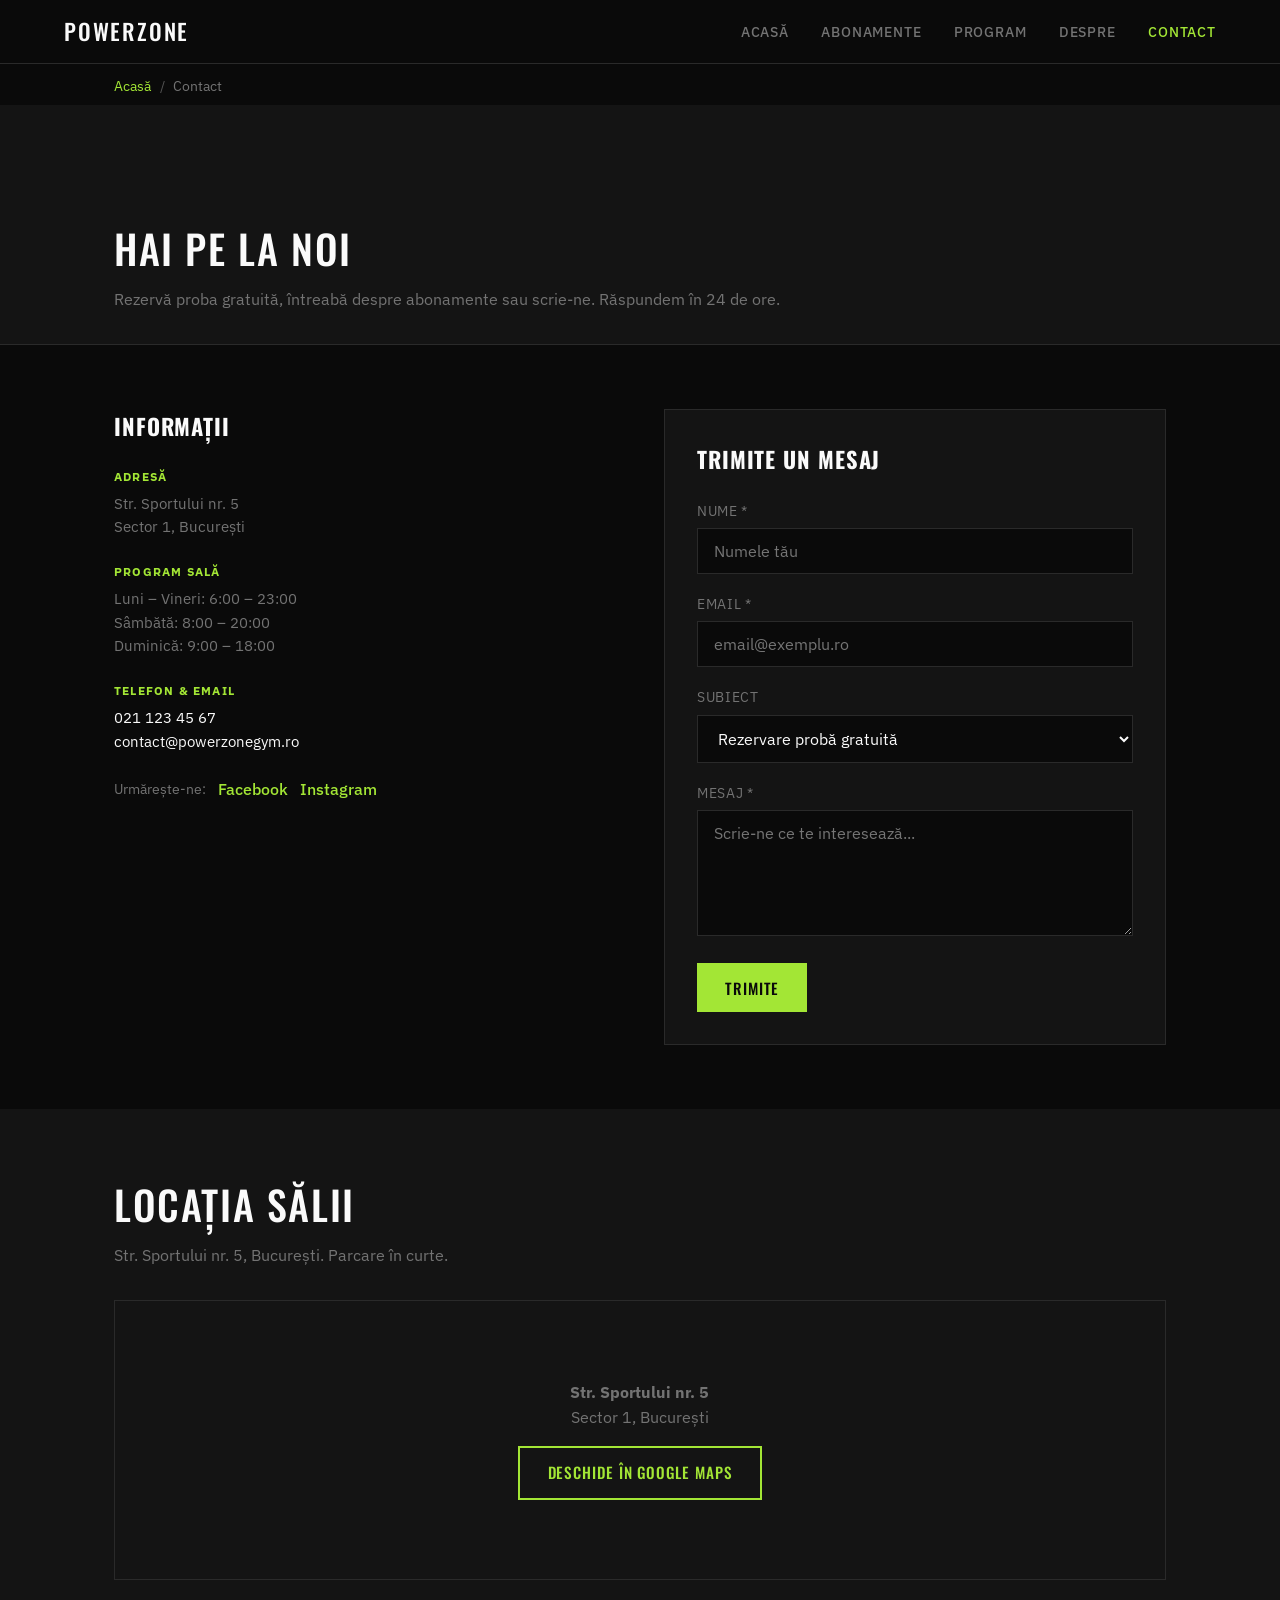
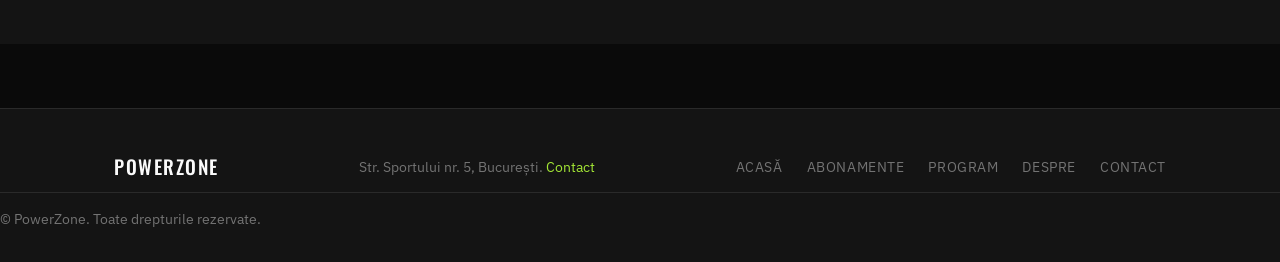
<file: gym/contact.html>
<!DOCTYPE html>
<html lang="ro">
<head>
  <meta charset="UTF-8">
  <meta name="viewport" content="width=device-width, initial-scale=1.0">
  <meta name="description" content="Contact PowerZone — program, adresă, telefon. Rezervă proba gratuită sau scrie-ne.">
  <meta name="theme-color" content="#0a0a0a">
  <link rel="icon" type="image/svg+xml" href="data:image/svg+xml,%3Csvg xmlns='http://www.w3.org/2000/svg' viewBox='0 0 32 32'%3E%3Cpath fill='%23a3e635' d='M16 4l2 8 8 2-8 2-2 8-2-8-8-2 8-2 2-8z'/%3E%3C/svg%3E">
  <link rel="preconnect" href="https://fonts.googleapis.com">
  <link rel="preconnect" href="https://fonts.gstatic.com" crossorigin>
  <link href="https://fonts.googleapis.com/css2?family=IBM+Plex+Sans:wght@400;500;600&family=Oswald:wght@500;600&display=swap" rel="stylesheet">
  <link rel="stylesheet" href="css/style.css">
</head>
<body>
  <a href="#main-content" class="skip-link">Salt la conținut</a>
  <header class="mast">
    <div class="bar-inner">
      <a href="index.html" class="brand">PowerZone</a>
      <ul class="nav-list">
        <li><a href="index.html">Acasă</a></li>
        <li><a href="abonamente.html">Abonamente</a></li>
        <li><a href="program.html">Program</a></li>
        <li><a href="despre-noi.html">Despre</a></li>
        <li><a href="contact.html" class="current">Contact</a></li>
      </ul>
      <button class="menu-btn" aria-label="Meniul" aria-expanded="false">☰</button>
    </div>
  </header>

  <main id="main-content">
    <nav class="trail" aria-label="Navigare">
      <div class="wrap">
        <a href="index.html">Acasă</a>
        <span class="trail-sep" aria-hidden="true">/</span>
        <span>Contact</span>
      </div>
    </nav>
    <section class="page-band">
      <div class="wrap">
        <h1 class="block-title">Hai pe la noi</h1>
        <p class="block-sub">Rezervă proba gratuită, întreabă despre abonamente sau scrie-ne. Răspundem în 24 de ore.</p>
      </div>
    </section>

    <section class="band">
      <div class="wrap">
        <div class="contact-split">
          <div class="contact-info animate-on-scroll">
            <h2>Informații</h2>
            <div class="contact-block">
              <h3>Adresă</h3>
              <p>Str. Sportului nr. 5<br>Sector 1, București</p>
            </div>
            <div class="contact-block">
              <h3>Program sală</h3>
              <p>Luni – Vineri: 6:00 – 23:00<br>Sâmbătă: 8:00 – 20:00<br>Duminică: 9:00 – 18:00</p>
            </div>
            <div class="contact-block">
              <h3>Telefon & email</h3>
              <p><a href="tel:+40211234567">021 123 45 67</a></p>
              <p><a href="mailto:contact@powerzonegym.ro">contact@powerzonegym.ro</a></p>
            </div>
            <div class="contact-social">
              <span>Urmărește-ne:</span>
              <a href="#">Facebook</a>
              <a href="#">Instagram</a>
            </div>
          </div>
          <div class="contact-form-wrap animate-on-scroll delay-1">
            <h2>Trimite un mesaj</h2>
            <form class="contact-form" id="contact-form">
              <div class="form-row">
                <label for="nume">Nume *</label>
                <input type="text" id="nume" name="nume" required placeholder="Numele tău">
              </div>
              <div class="form-row">
                <label for="email">Email *</label>
                <input type="email" id="email" name="email" required placeholder="email@exemplu.ro">
              </div>
              <div class="form-row">
                <label for="subiect">Subiect</label>
                <select id="subiect" name="subiect">
                  <option value="proba">Rezervare probă gratuită</option>
                  <option value="abonament">Întrebări abonament</option>
                  <option value="clase">Program clase</option>
                  <option value="alte">Altele</option>
                </select>
              </div>
              <div class="form-row">
                <label for="mesaj">Mesaj *</label>
                <textarea id="mesaj" name="mesaj" rows="5" required placeholder="Scrie-ne ce te interesează..."></textarea>
              </div>
              <button type="submit" class="gym-btn gym-btn--acc">Trimite</button>
            </form>
            <div class="form-success" id="contact-success" hidden>
              <p class="form-success-title">Mesajul a fost trimis.</p>
              <p>Vei primi un răspuns în 24 de ore.</p>
            </div>
          </div>
        </div>
      </div>
    </section>

    <section class="band band--dark">
      <div class="wrap">
        <h2 class="block-title">Locația sălii</h2>
        <p class="block-sub">Str. Sportului nr. 5, București. Parcare în curte.</p>
        <div class="map-zone animate-on-scroll">
          <div class="map-zone-inner">
            <p><strong>Str. Sportului nr. 5</strong><br>Sector 1, București</p>
            <a href="https://www.google.com/maps/search/?api=1&query=Str+Sportului+5+Bucuresti" class="gym-btn gym-btn--outline" target="_blank" rel="noopener">Deschide în Google Maps</a>
          </div>
        </div>
      </div>
    </section>
  </main>

  <footer class="bottom">
    <div class="bottom-inner">
      <div class="bottom-brand"><a href="index.html" class="brand">PowerZone</a></div>
      <p class="bottom-meta">Str. Sportului nr. 5, București. <a href="contact.html">Contact</a></p>
      <nav class="bottom-links">
        <a href="index.html">Acasă</a>
        <a href="abonamente.html">Abonamente</a>
        <a href="program.html">Program</a>
        <a href="despre-noi.html">Despre</a>
        <a href="contact.html">Contact</a>
      </nav>
    </div>
    <p class="bottom-legal">&copy; PowerZone. Toate drepturile rezervate.</p>
  </footer>

  <script src="js/main.js"></script>
  <script>
    document.getElementById('contact-form').addEventListener('submit', function(e) {
      e.preventDefault();
      document.getElementById('contact-form').style.display = 'none';
      document.getElementById('contact-success').hidden = false;
    });
  </script>
</body>
</html>
</file>
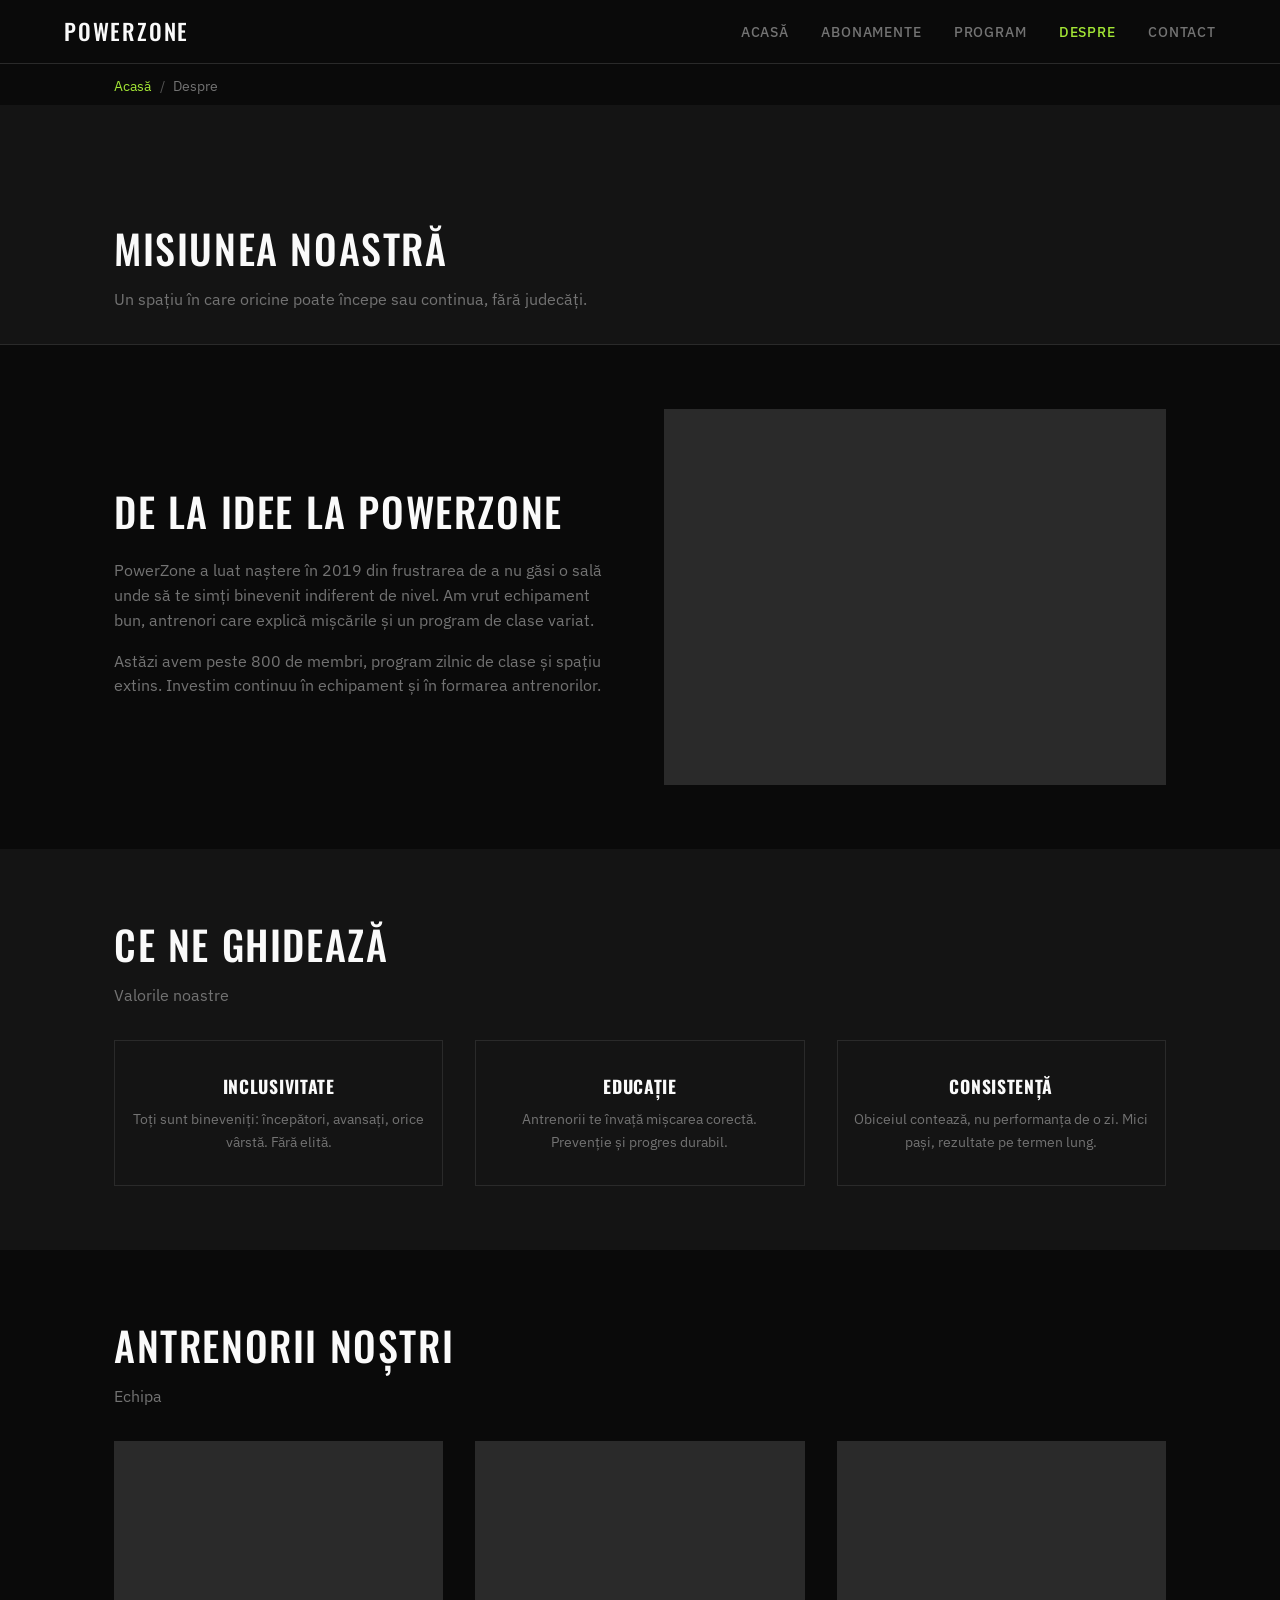
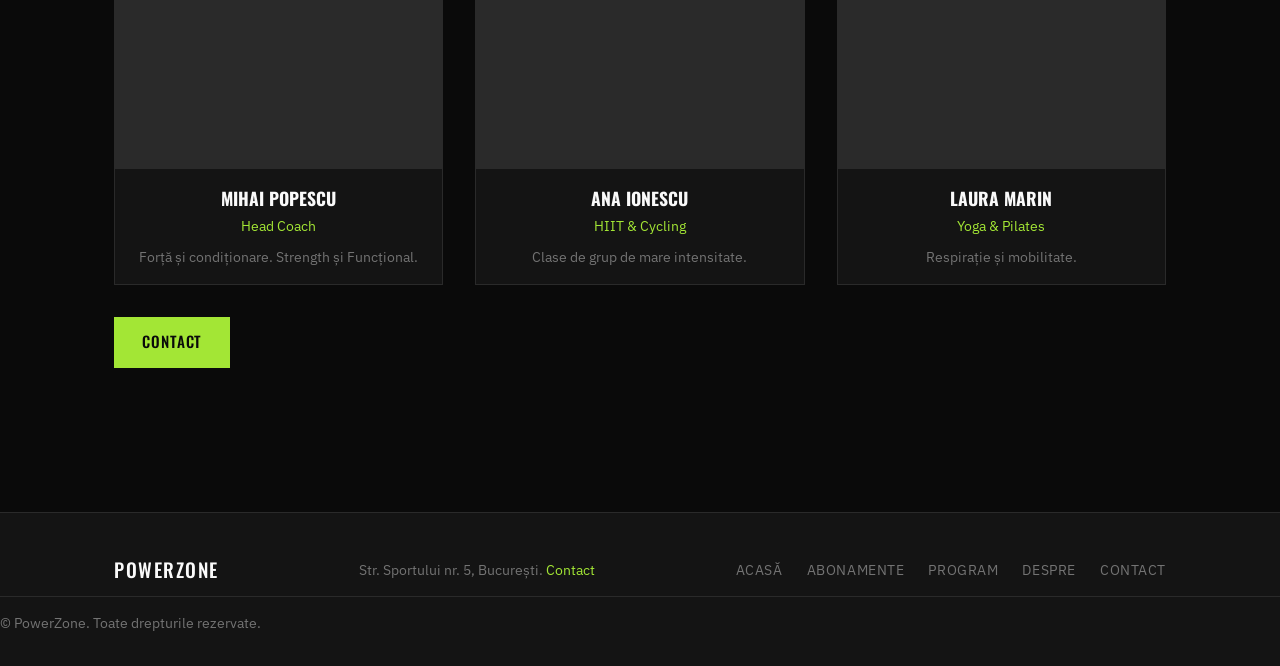
<file: gym/despre-noi.html>
<!DOCTYPE html>
<html lang="ro">
<head>
  <meta charset="UTF-8">
  <meta name="viewport" content="width=device-width, initial-scale=1.0">
  <meta name="description" content="Despre PowerZone — misiune, echipă, valori. Sală pentru toată lumea.">
  <meta name="theme-color" content="#0a0a0a">
  <link rel="icon" type="image/svg+xml" href="data:image/svg+xml,%3Csvg xmlns='http://www.w3.org/2000/svg' viewBox='0 0 32 32'%3E%3Cpath fill='%23a3e635' d='M16 4l2 8 8 2-8 2-2 8-2-8-8-2 8-2 2-8z'/%3E%3C/svg%3E">
  <link rel="preconnect" href="https://fonts.googleapis.com">
  <link rel="preconnect" href="https://fonts.gstatic.com" crossorigin>
  <link href="https://fonts.googleapis.com/css2?family=IBM+Plex+Sans:wght@400;500;600&family=Oswald:wght@500;600&display=swap" rel="stylesheet">
  <link rel="stylesheet" href="css/style.css">
</head>
<body>
  <a href="#main-content" class="skip-link">Salt la conținut</a>
  <header class="mast">
    <div class="bar-inner">
      <a href="index.html" class="brand">PowerZone</a>
      <ul class="nav-list">
        <li><a href="index.html">Acasă</a></li>
        <li><a href="abonamente.html">Abonamente</a></li>
        <li><a href="program.html">Program</a></li>
        <li><a href="despre-noi.html" class="current">Despre</a></li>
        <li><a href="contact.html">Contact</a></li>
      </ul>
      <button class="menu-btn" aria-label="Meniul" aria-expanded="false">☰</button>
    </div>
  </header>

  <main id="main-content">
    <nav class="trail" aria-label="Navigare">
      <div class="wrap">
        <a href="index.html">Acasă</a>
        <span class="trail-sep" aria-hidden="true">/</span>
        <span>Despre</span>
      </div>
    </nav>
    <section class="page-band">
      <div class="wrap">
        <h1 class="block-title">Misiunea noastră</h1>
        <p class="block-sub">Un spațiu în care oricine poate începe sau continua, fără judecăți.</p>
      </div>
    </section>

    <section class="band">
      <div class="wrap">
        <div class="about-split">
          <div class="about-copy animate-on-scroll">
            <h2 class="block-title">De la idee la PowerZone</h2>
            <p>PowerZone a luat naștere în 2019 din frustrarea de a nu găsi o sală unde să te simți binevenit indiferent de nivel. Am vrut echipament bun, antrenori care explică mișcările și un program de clase variat.</p>
            <p>Astăzi avem peste 800 de membri, program zilnic de clase și spațiu extins. Investim continuu în echipament și în formarea antrenorilor.</p>
          </div>
          <div class="about-visual animate-on-scroll delay-1">
            <div class="about-img" style="background-image: url('https://images.unsplash.com/photo-1534438327276-14e5300c3a48?w=700&q=80');"></div>
          </div>
        </div>
      </div>
    </section>

    <section class="band band--dark">
      <div class="wrap">
        <h2 class="block-title">Ce ne ghidează</h2>
        <p class="block-sub">Valorile noastre</p>
        <div class="piloni">
          <div class="pilon animate-on-scroll">
            <h3>Inclusivitate</h3>
            <p>Toți sunt bineveniți: începători, avansați, orice vârstă. Fără elită.</p>
          </div>
          <div class="pilon animate-on-scroll delay-1">
            <h3>Educație</h3>
            <p>Antrenorii te învață mișcarea corectă. Prevenție și progres durabil.</p>
          </div>
          <div class="pilon animate-on-scroll delay-2">
            <h3>Consistență</h3>
            <p>Obiceiul contează, nu performanța de o zi. Mici pași, rezultate pe termen lung.</p>
          </div>
        </div>
      </div>
    </section>

    <section class="band">
      <div class="wrap">
        <h2 class="block-title">Antrenorii noștri</h2>
        <p class="block-sub">Echipa</p>
        <div class="echipa-row">
          <div class="echipa-card animate-on-scroll">
            <div class="echipa-photo" style="background-image: url('https://images.unsplash.com/photo-1571019614242-c5c5dee9f50b?w=400&q=80');"></div>
            <h3>Mihai Popescu</h3>
            <p class="echipa-rol">Head Coach</p>
            <p>Forță și condiționare. Strength și Funcțional.</p>
          </div>
          <div class="echipa-card animate-on-scroll delay-1">
            <div class="echipa-photo" style="background-image: url('https://images.unsplash.com/photo-1594381898411-846e7d193883?w=400&q=80');"></div>
            <h3>Ana Ionescu</h3>
            <p class="echipa-rol">HIIT & Cycling</p>
            <p>Clase de grup de mare intensitate.</p>
          </div>
          <div class="echipa-card animate-on-scroll delay-2">
            <div class="echipa-photo" style="background-image: url('https://images.unsplash.com/photo-1544367567-0f2fcb009e0b?w=400&q=80');"></div>
            <h3>Laura Marin</h3>
            <p class="echipa-rol">Yoga & Pilates</p>
            <p>Respirație și mobilitate.</p>
          </div>
        </div>
        <p style="margin-top: 2rem;"><a href="contact.html" class="gym-btn gym-btn--acc">Contact</a></p>
      </div>
    </section>
  </main>

  <footer class="bottom">
    <div class="bottom-inner">
      <div class="bottom-brand"><a href="index.html" class="brand">PowerZone</a></div>
      <p class="bottom-meta">Str. Sportului nr. 5, București. <a href="contact.html">Contact</a></p>
      <nav class="bottom-links">
        <a href="index.html">Acasă</a>
        <a href="abonamente.html">Abonamente</a>
        <a href="program.html">Program</a>
        <a href="despre-noi.html">Despre</a>
        <a href="contact.html">Contact</a>
      </nav>
    </div>
    <p class="bottom-legal">&copy; PowerZone. Toate drepturile rezervate.</p>
  </footer>

  <script src="js/main.js"></script>
</body>
</html>
</file>
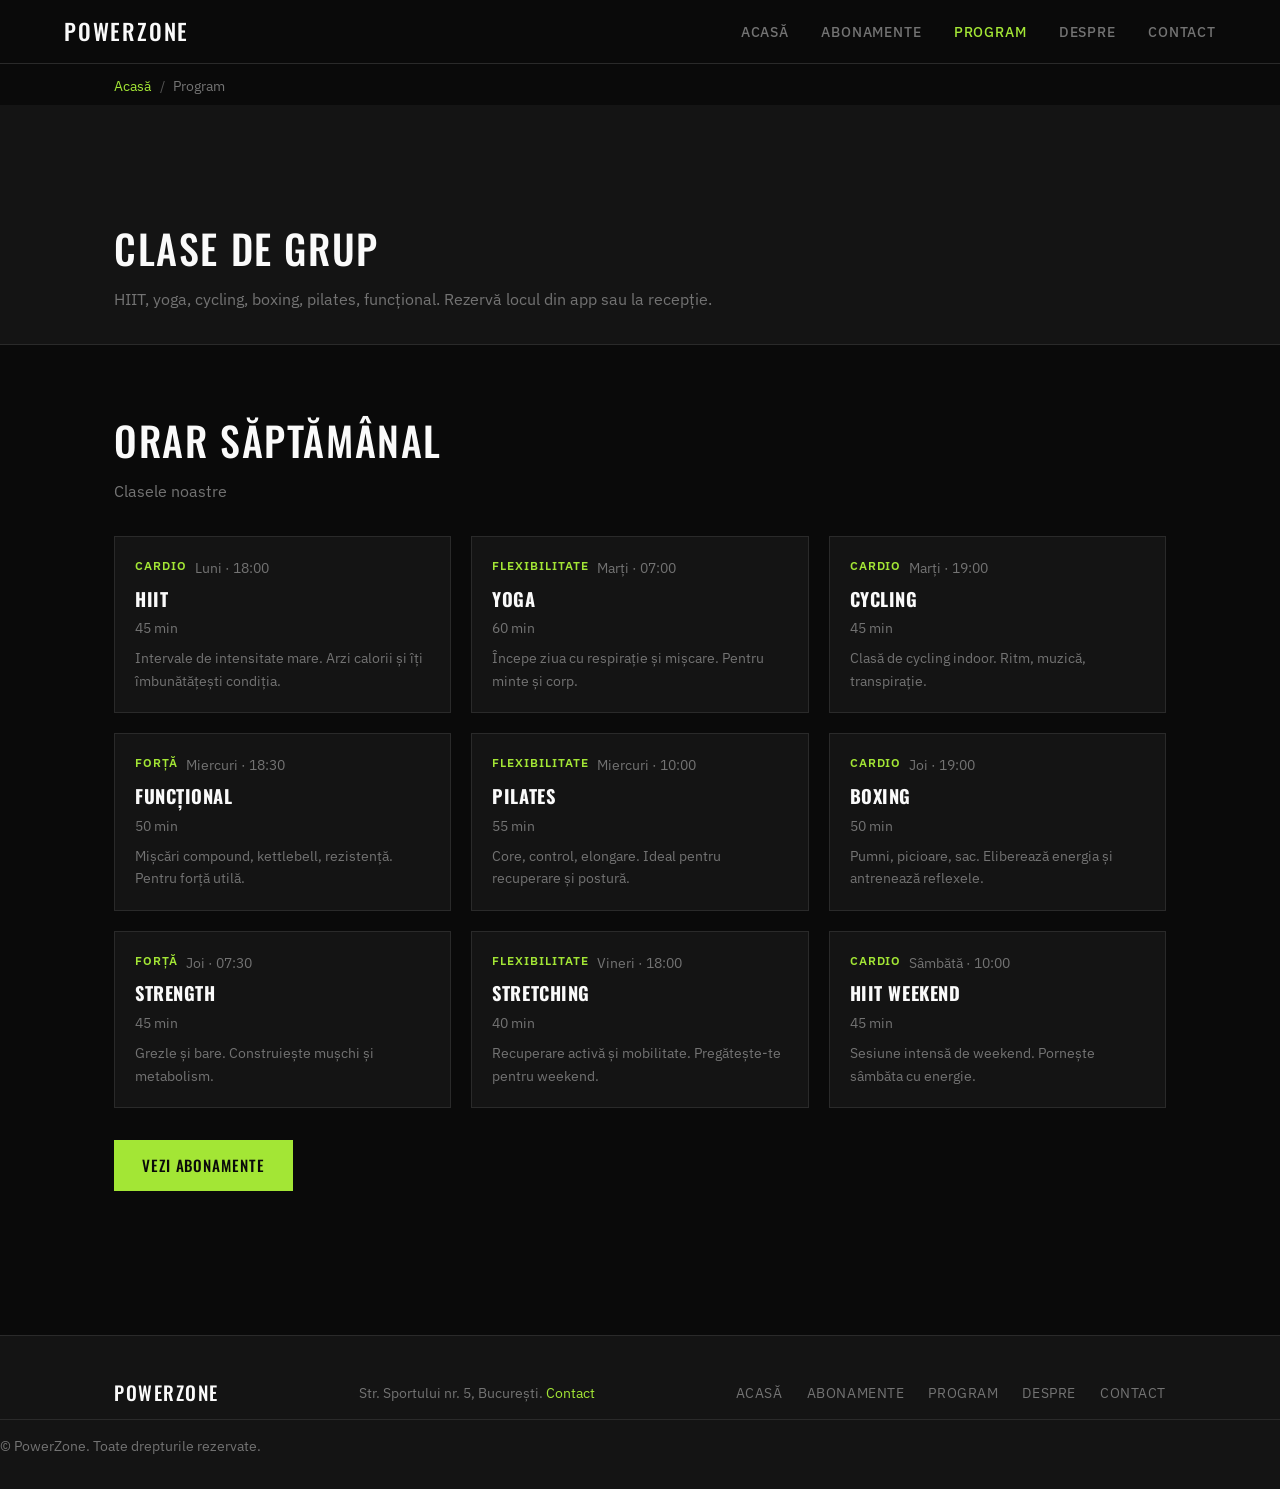
<file: gym/program.html>
<!DOCTYPE html>
<html lang="ro">
<head>
  <meta charset="UTF-8">
  <meta name="viewport" content="width=device-width, initial-scale=1.0">
  <meta name="description" content="Program clase PowerZone — HIIT, yoga, cycling, boxing, pilates. Orar săptămânal.">
  <meta name="theme-color" content="#0a0a0a">
  <link rel="icon" type="image/svg+xml" href="data:image/svg+xml,%3Csvg xmlns='http://www.w3.org/2000/svg' viewBox='0 0 32 32'%3E%3Cpath fill='%23a3e635' d='M16 4l2 8 8 2-8 2-2 8-2-8-8-2 8-2 2-8z'/%3E%3C/svg%3E">
  <link rel="preconnect" href="https://fonts.googleapis.com">
  <link rel="preconnect" href="https://fonts.gstatic.com" crossorigin>
  <link href="https://fonts.googleapis.com/css2?family=IBM+Plex+Sans:wght@400;500;600&family=Oswald:wght@500;600&display=swap" rel="stylesheet">
  <link rel="stylesheet" href="css/style.css">
</head>
<body>
  <a href="#main-content" class="skip-link">Salt la conținut</a>
  <header class="mast">
    <div class="bar-inner">
      <a href="index.html" class="brand">PowerZone</a>
      <ul class="nav-list">
        <li><a href="index.html">Acasă</a></li>
        <li><a href="abonamente.html">Abonamente</a></li>
        <li><a href="program.html" class="current">Program</a></li>
        <li><a href="despre-noi.html">Despre</a></li>
        <li><a href="contact.html">Contact</a></li>
      </ul>
      <button class="menu-btn" aria-label="Meniul" aria-expanded="false">☰</button>
    </div>
  </header>

  <main id="main-content">
    <nav class="trail" aria-label="Navigare">
      <div class="wrap">
        <a href="index.html">Acasă</a>
        <span class="trail-sep" aria-hidden="true">/</span>
        <span>Program</span>
      </div>
    </nav>
    <section class="page-band">
      <div class="wrap">
        <h1 class="block-title">Clase de grup</h1>
        <p class="block-sub">HIIT, yoga, cycling, boxing, pilates, funcțional. Rezervă locul din app sau la recepție.</p>
      </div>
    </section>

    <section class="band">
      <div class="wrap">
        <h2 class="block-title">Orar săptămânal</h2>
        <p class="block-sub">Clasele noastre</p>
        <div class="clase-grid" id="clase-grid">
          <div class="clasa-card animate-on-scroll">
            <div class="clasa-card-header">
              <span class="clasa-tip">cardio</span>
              <span class="clasa-zi">Luni · 18:00</span>
            </div>
            <h3 class="clasa-nume">HIIT</h3>
            <p class="clasa-durata">45 min</p>
            <p class="clasa-desc">Intervale de intensitate mare. Arzi calorii și îți îmbunătățești condiția.</p>
          </div>
          <div class="clasa-card animate-on-scroll delay-1">
            <div class="clasa-card-header">
              <span class="clasa-tip">flexibilitate</span>
              <span class="clasa-zi">Marți · 07:00</span>
            </div>
            <h3 class="clasa-nume">Yoga</h3>
            <p class="clasa-durata">60 min</p>
            <p class="clasa-desc">Începe ziua cu respirație și mișcare. Pentru minte și corp.</p>
          </div>
          <div class="clasa-card animate-on-scroll delay-2">
            <div class="clasa-card-header">
              <span class="clasa-tip">cardio</span>
              <span class="clasa-zi">Marți · 19:00</span>
            </div>
            <h3 class="clasa-nume">Cycling</h3>
            <p class="clasa-durata">45 min</p>
            <p class="clasa-desc">Clasă de cycling indoor. Ritm, muzică, transpirație.</p>
          </div>
          <div class="clasa-card animate-on-scroll">
            <div class="clasa-card-header">
              <span class="clasa-tip">forță</span>
              <span class="clasa-zi">Miercuri · 18:30</span>
            </div>
            <h3 class="clasa-nume">Funcțional</h3>
            <p class="clasa-durata">50 min</p>
            <p class="clasa-desc">Mișcări compound, kettlebell, rezistență. Pentru forță utilă.</p>
          </div>
          <div class="clasa-card animate-on-scroll delay-1">
            <div class="clasa-card-header">
              <span class="clasa-tip">flexibilitate</span>
              <span class="clasa-zi">Miercuri · 10:00</span>
            </div>
            <h3 class="clasa-nume">Pilates</h3>
            <p class="clasa-durata">55 min</p>
            <p class="clasa-desc">Core, control, elongare. Ideal pentru recuperare și postură.</p>
          </div>
          <div class="clasa-card animate-on-scroll delay-2">
            <div class="clasa-card-header">
              <span class="clasa-tip">cardio</span>
              <span class="clasa-zi">Joi · 19:00</span>
            </div>
            <h3 class="clasa-nume">Boxing</h3>
            <p class="clasa-durata">50 min</p>
            <p class="clasa-desc">Pumni, picioare, sac. Eliberează energia și antrenează reflexele.</p>
          </div>
          <div class="clasa-card animate-on-scroll">
            <div class="clasa-card-header">
              <span class="clasa-tip">forță</span>
              <span class="clasa-zi">Joi · 07:30</span>
            </div>
            <h3 class="clasa-nume">Strength</h3>
            <p class="clasa-durata">45 min</p>
            <p class="clasa-desc">Grezle și bare. Construiește mușchi și metabolism.</p>
          </div>
          <div class="clasa-card animate-on-scroll delay-1">
            <div class="clasa-card-header">
              <span class="clasa-tip">flexibilitate</span>
              <span class="clasa-zi">Vineri · 18:00</span>
            </div>
            <h3 class="clasa-nume">Stretching</h3>
            <p class="clasa-durata">40 min</p>
            <p class="clasa-desc">Recuperare activă și mobilitate. Pregătește-te pentru weekend.</p>
          </div>
          <div class="clasa-card animate-on-scroll delay-2">
            <div class="clasa-card-header">
              <span class="clasa-tip">cardio</span>
              <span class="clasa-zi">Sâmbătă · 10:00</span>
            </div>
            <h3 class="clasa-nume">HIIT Weekend</h3>
            <p class="clasa-durata">45 min</p>
            <p class="clasa-desc">Sesiune intensă de weekend. Pornește sâmbăta cu energie.</p>
          </div>
        </div>
        <p style="margin-top: 2rem;"><a href="abonamente.html" class="gym-btn gym-btn--acc">Vezi abonamente</a></p>
      </div>
    </section>
  </main>

  <footer class="bottom">
    <div class="bottom-inner">
      <div class="bottom-brand"><a href="index.html" class="brand">PowerZone</a></div>
      <p class="bottom-meta">Str. Sportului nr. 5, București. <a href="contact.html">Contact</a></p>
      <nav class="bottom-links">
        <a href="index.html">Acasă</a>
        <a href="abonamente.html">Abonamente</a>
        <a href="program.html">Program</a>
        <a href="despre-noi.html">Despre</a>
        <a href="contact.html">Contact</a>
      </nav>
    </div>
    <p class="bottom-legal">&copy; PowerZone. Toate drepturile rezervate.</p>
  </footer>

  <script src="js/main.js"></script>
</body>
</html>
</file>
<file: florarie/css/style.css>
/* ===== Variabile & temă florală ===== */
:root {
  --color-bg: #faf9f6;
  --color-bg-alt: #f2efe8;
  --color-cream: #f5f2eb;
  --color-sage: #7d8f6e;
  --color-sage-light: #9cad8e;
  --color-sage-dark: #5c6b52;
  --color-rose: #c4a092;
  --color-rose-light: #e8d5ce;
  --color-rose-dark: #a67f72;
  --color-text: #2c2c2c;
  --color-text-muted: #5a5a5a;
  --color-white: #fff;
  --font-heading: 'Cormorant Garamond', Georgia, serif;
  --font-body: 'Outfit', -apple-system, sans-serif;
  --shadow-soft: 0 4px 20px rgba(44, 44, 44, 0.06);
  --shadow-card: 0 8px 32px rgba(44, 44, 44, 0.08);
  --radius: 12px;
  --radius-lg: 20px;
  --transition: 0.35s cubic-bezier(0.4, 0, 0.2, 1);
  --header-height: 72px;
}

/* ===== Reset & base ===== */
*, *::before, *::after { box-sizing: border-box; }
html { scroll-behavior: smooth; }
body {
  margin: 0;
  font-family: var(--font-body);
  font-size: 1rem;
  line-height: 1.6;
  color: var(--color-text);
  background: var(--color-bg);
  overflow-x: hidden;
}
img { max-width: 100%; height: auto; display: block; }
a { color: inherit; text-decoration: none; }
button { font-family: inherit; cursor: pointer; border: none; background: none; }
input, textarea, select { font-family: inherit; font-size: 1rem; }

/* Accesibilitate: focus vizibil */
a:focus-visible,
button:focus-visible,
input:focus-visible,
textarea:focus-visible,
select:focus-visible {
  outline: 2px solid var(--color-sage);
  outline-offset: 2px;
}

/* Skip link (vizibil doar la focus) */
.skip-link {
  position: absolute;
  top: -100px;
  left: 1rem;
  z-index: 200;
  padding: 0.75rem 1.25rem;
  background: var(--color-sage-dark);
  color: var(--color-white);
  font-weight: 500;
  border-radius: var(--radius);
  transition: top var(--transition);
}
.skip-link:focus {
  top: 1rem;
  outline: 2px solid var(--color-white);
  outline-offset: 2px;
}

/* ===== Container ===== */
.container {
  width: 100%;
  max-width: 1120px;
  margin: 0 auto;
  padding: 0 1.5rem;
}

/* ===== Header ===== */
.site-header {
  position: fixed;
  top: 0;
  left: 0;
  right: 0;
  z-index: 100;
  height: var(--header-height);
  background: rgba(250, 249, 246, 0.92);
  backdrop-filter: blur(12px);
  border-bottom: 1px solid rgba(125, 143, 110, 0.1);
  transition: background var(--transition), box-shadow var(--transition);
}
.site-header.scrolled { box-shadow: var(--shadow-soft); }
.header-inner {
  display: flex;
  align-items: center;
  justify-content: space-between;
  height: 100%;
}
.logo {
  font-family: var(--font-heading);
  font-size: 1.5rem;
  font-weight: 600;
  color: var(--color-sage-dark);
  letter-spacing: 0.02em;
}
.main-nav {
  display: flex;
  gap: 2rem;
}
.main-nav a {
  font-weight: 500;
  color: var(--color-text-muted);
  position: relative;
  transition: color var(--transition);
}
.main-nav a::after {
  content: '';
  position: absolute;
  bottom: -4px;
  left: 0;
  width: 0;
  height: 2px;
  background: var(--color-sage);
  transition: width var(--transition);
}
.main-nav a:hover,
.main-nav a.active { color: var(--color-sage-dark); }
.main-nav a:hover::after,
.main-nav a.active::after { width: 100%; }
.nav-toggle {
  display: none;
  font-size: 1.5rem;
  padding: 0.5rem;
  color: var(--color-sage-dark);
}

@media (max-width: 768px) {
  .main-nav {
    position: fixed;
    top: var(--header-height);
    left: 0;
    right: 0;
    background: var(--color-bg);
    flex-direction: column;
    padding: 1.5rem;
    gap: 0;
    border-bottom: 1px solid var(--color-rose-light);
    transform: translateY(-100%);
    opacity: 0;
    visibility: hidden;
    transition: transform var(--transition), opacity var(--transition), visibility var(--transition);
  }
  .main-nav.is-open {
    transform: translateY(0);
    opacity: 1;
    visibility: visible;
  }
  .main-nav a { padding: 0.75rem 0; border-bottom: 1px solid rgba(0,0,0,0.05); }
  .nav-toggle { display: block; }
}

/* ===== Hero ===== */
.hero {
  position: relative;
  min-height: 100vh;
  display: flex;
  align-items: center;
  justify-content: center;
  padding: calc(var(--header-height) + 2rem) 0 4rem;
  overflow: hidden;
}
.hero-bg {
  position: absolute;
  inset: 0;
  background: linear-gradient(135deg, var(--color-cream) 0%, var(--color-rose-light) 50%, var(--color-sage-light) 100%);
  background-size: 200% 200%;
  animation: heroBgShift 12s ease-in-out infinite;
}
.hero-bg::before {
  content: '';
  position: absolute;
  inset: 0;
  background-image: url('https://images.unsplash.com/photo-1490750967868-88aa4486c946?w=1600&q=60');
  background-size: cover;
  background-position: center;
  opacity: 0.18;
  mix-blend-mode: overlay;
}
@keyframes heroBgShift {
  0%, 100% { background-position: 0% 50%; }
  50% { background-position: 100% 50%; }
}
.hero-content {
  position: relative;
  z-index: 1;
  text-align: center;
  max-width: 720px;
}
.hero-label {
  font-size: 0.85rem;
  text-transform: uppercase;
  letter-spacing: 0.2em;
  color: var(--color-sage-dark);
  margin-bottom: 1rem;
  opacity: 0;
  transform: translateY(20px);
}
.hero-title {
  font-family: var(--font-heading);
  font-size: clamp(2.2rem, 5vw, 3.5rem);
  font-weight: 600;
  line-height: 1.2;
  color: var(--color-text);
  margin: 0 0 1.25rem;
  opacity: 0;
  transform: translateY(20px);
}
.hero-text {
  font-size: 1.15rem;
  color: var(--color-text-muted);
  margin: 0 0 2rem;
  opacity: 0;
  transform: translateY(20px);
}
.hero-cta {
  display: flex;
  flex-wrap: wrap;
  gap: 1rem;
  justify-content: center;
  opacity: 0;
  transform: translateY(20px);
}
.hero-scroll {
  position: absolute;
  bottom: 2rem;
  left: 50%;
  transform: translateX(-50%);
  display: flex;
  flex-direction: column;
  align-items: center;
  gap: 0.5rem;
  font-size: 0.8rem;
  color: var(--color-text-muted);
}
.scroll-icon {
  width: 24px;
  height: 40px;
  border: 2px solid var(--color-sage);
  border-radius: 12px;
  position: relative;
}
.scroll-icon::after {
  content: '';
  position: absolute;
  top: 8px;
  left: 50%;
  transform: translateX(-50%);
  width: 4px;
  height: 8px;
  background: var(--color-sage);
  border-radius: 2px;
  animation: scrollBounce 2s ease-in-out infinite;
}
@keyframes scrollBounce {
  0%, 100% { opacity: 1; transform: translateX(-50%) translateY(0); }
  50% { opacity: 0.5; transform: translateX(-50%) translateY(8px); }
}

/* Animații hero la încărcare */
.animate-in {
  animation: fadeUp 0.8s cubic-bezier(0.4, 0, 0.2, 1) forwards;
}
.animate-in.delay-1 { animation-delay: 0.15s; }
.animate-in.delay-2 { animation-delay: 0.3s; }
.animate-in.delay-3 { animation-delay: 0.45s; }
@keyframes fadeUp {
  to { opacity: 1; transform: translateY(0); }
}

/* ===== Butoane ===== */
.btn {
  display: inline-flex;
  align-items: center;
  justify-content: center;
  padding: 0.85rem 1.75rem;
  font-weight: 500;
  border-radius: var(--radius);
  transition: transform var(--transition), box-shadow var(--transition), background var(--transition), color var(--transition);
}
.btn:hover { transform: translateY(-2px); }
.btn-primary {
  background: var(--color-sage);
  color: var(--color-white);
}
.btn-primary:hover { background: var(--color-sage-dark); box-shadow: var(--shadow-card); }
.btn-outline {
  border: 2px solid var(--color-sage);
  color: var(--color-sage-dark);
}
.btn-outline:hover { background: var(--color-sage); color: var(--color-white); }
.btn-cta-hero,
.btn-cta-large {
  padding: 1rem 2rem;
  font-size: 1.05rem;
  min-width: 200px;
}
.btn-cta-hero { background: var(--color-white); color: var(--color-sage-dark); }
.btn-cta-hero:hover { background: var(--color-cream); color: var(--color-sage-dark); }

/* ===== Hero E-commerce (video + CTA) ===== */
.hero-ecom .hero-video-wrap {
  position: absolute;
  inset: 0;
}
.hero-ecom .hero-video {
  width: 100%;
  height: 100%;
  object-fit: cover;
}
.hero-ecom .hero-video-overlay {
  position: absolute;
  inset: 0;
  background: linear-gradient(to bottom, rgba(44,44,44,0.35) 0%, rgba(44,44,44,0.5) 100%);
}
.hero-ecom .hero-bg { display: none; }
.hero-ecom .hero-content { color: var(--color-white); text-shadow: 0 1px 2px rgba(0,0,0,0.3); }
.hero-ecom .hero-label { color: rgba(255,255,255,0.9); }
.hero-ecom .hero-title,
.hero-ecom .hero-text { color: var(--color-white); }
.hero-ecom .hero-scroll { color: rgba(255,255,255,0.8); }
.hero-ecom .scroll-icon { border-color: rgba(255,255,255,0.8); }
.hero-ecom .scroll-icon::after { background: rgba(255,255,255,0.9); }
/* Fallback când nu există video: fundal imagine */
.hero-ecom .hero-video-wrap::before {
  content: '';
  position: absolute;
  inset: 0;
  background: url('https://images.unsplash.com/photo-1490750967868-88aa4486c946?w=1920&q=80') center/cover;
  z-index: -1;
}

/* ===== Shop: filtre + grid buchete ===== */
.filter-bar {
  display: flex;
  flex-wrap: wrap;
  gap: 1rem;
  margin-bottom: 2rem;
  padding: 1.25rem;
  background: var(--color-white);
  border-radius: var(--radius-lg);
  box-shadow: var(--shadow-soft);
}
.filter-group { flex: 1; min-width: 160px; }
.filter-label {
  display: block;
  font-size: 0.8rem;
  font-weight: 500;
  color: var(--color-text-muted);
  margin-bottom: 0.35rem;
}
.filter-select {
  width: 100%;
  padding: 0.65rem 1rem;
  border: 1px solid var(--color-rose-light);
  border-radius: var(--radius);
  background: var(--color-white);
  font-size: 0.95rem;
  color: var(--color-text);
  cursor: pointer;
}
.filter-select:focus {
  outline: none;
  border-color: var(--color-sage);
}

.buchete-grid {
  display: grid;
  grid-template-columns: repeat(auto-fill, minmax(280px, 1fr));
  gap: 1.5rem;
}
.buchet-card {
  background: var(--color-white);
  border-radius: var(--radius-lg);
  overflow: hidden;
  box-shadow: var(--shadow-soft);
  transition: transform var(--transition), box-shadow var(--transition);
  display: flex;
  flex-direction: column;
}
.buchet-card:hover {
  transform: translateY(-6px);
  box-shadow: var(--shadow-card);
}
.buchet-card-img {
  aspect-ratio: 1;
  background-size: cover;
  background-position: center;
  transition: transform 0.5s cubic-bezier(0.4, 0, 0.2, 1);
}
.buchet-card:hover .buchet-card-img { transform: scale(1.04); }
.buchet-card-content { padding: 1.25rem; flex: 1; display: flex; flex-direction: column; }
.buchet-card-name {
  font-family: var(--font-heading);
  font-size: 1.35rem;
  font-weight: 600;
  margin: 0 0 0.5rem;
  color: var(--color-text);
}
.buchet-card-desc {
  font-size: 0.9rem;
  color: var(--color-text-muted);
  margin: 0 0 1rem;
  flex: 1;
  line-height: 1.5;
}
.buchet-card-footer {
  display: flex;
  align-items: center;
  justify-content: space-between;
  gap: 0.75rem;
  flex-wrap: wrap;
}
.buchet-card-pret {
  font-weight: 600;
  font-size: 1.1rem;
  color: var(--color-sage-dark);
}
.buchet-card .btn-trimite { white-space: nowrap; }
.buchete-count {
  text-align: center;
  margin-top: 1.5rem;
  font-size: 0.95rem;
  color: var(--color-text-muted);
}

/* ===== How it works ===== */
.steps-grid {
  display: grid;
  grid-template-columns: repeat(3, 1fr);
  gap: 2rem;
}
.step-card {
  text-align: center;
  padding: 2rem 1.5rem;
  background: var(--color-white);
  border-radius: var(--radius-lg);
  box-shadow: var(--shadow-soft);
  transition: transform var(--transition);
}
.step-card:hover { transform: translateY(-3px); }
.step-nr {
  display: inline-flex;
  align-items: center;
  justify-content: center;
  width: 48px;
  height: 48px;
  border-radius: 50%;
  background: var(--color-sage);
  color: var(--color-white);
  font-family: var(--font-heading);
  font-size: 1.5rem;
  font-weight: 600;
  margin-bottom: 1rem;
}
.step-card h3 {
  font-family: var(--font-heading);
  font-size: 1.25rem;
  font-weight: 600;
  margin: 0 0 0.5rem;
}
.step-card p { margin: 0; font-size: 0.95rem; color: var(--color-text-muted); }
@media (max-width: 768px) { .steps-grid { grid-template-columns: 1fr; } }

/* ===== Testimoniale ===== */
.testimonials-grid {
  display: grid;
  grid-template-columns: repeat(3, 1fr);
  gap: 1.5rem;
}
.testimonial-card {
  background: var(--color-white);
  padding: 2rem;
  border-radius: var(--radius-lg);
  box-shadow: var(--shadow-soft);
  border-left: 4px solid var(--color-sage);
}
.testimonial-quote {
  font-style: italic;
  color: var(--color-text);
  margin-bottom: 1rem;
  line-height: 1.6;
}
.testimonial-author { display: flex; flex-direction: column; }
.testimonial-name { font-weight: 600; color: var(--color-sage-dark); }
.testimonial-meta { font-size: 0.85rem; color: var(--color-text-muted); }
@media (max-width: 768px) { .testimonials-grid { grid-template-columns: 1fr; } }

/* ===== FAQ home (inline) ===== */
.faq-grid {
  display: grid;
  grid-template-columns: repeat(3, 1fr);
  gap: 1.5rem;
  max-width: 960px;
  margin: 0 auto;
}
.faq-item-inline {
  padding: 1.5rem;
  background: var(--color-white);
  border-radius: var(--radius);
  box-shadow: var(--shadow-soft);
}
.faq-item-inline h3 {
  font-size: 1rem;
  font-weight: 600;
  margin: 0 0 0.5rem;
  color: var(--color-sage-dark);
}
.faq-item-inline p { margin: 0; font-size: 0.95rem; color: var(--color-text-muted); }
@media (max-width: 768px) { .faq-grid { grid-template-columns: 1fr; } }

/* ===== Footer: zone livrare + plăți ===== */
.footer-delivery,
.footer-payments {
  margin-bottom: 1.5rem;
  padding-top: 1rem;
  border-top: 1px solid rgba(255,255,255,0.15);
}
.footer-delivery h4,
.footer-payments-label {
  font-size: 0.9rem;
  font-weight: 600;
  margin: 0 0 0.5rem;
  opacity: 0.95;
}
.footer-delivery p { margin: 0; font-size: 0.9rem; opacity: 0.85; }
.footer-payments-logos {
  display: flex;
  gap: 1rem;
  flex-wrap: wrap;
  margin-top: 0.5rem;
}
.payment-logo {
  padding: 0.35rem 0.75rem;
  background: rgba(255,255,255,0.15);
  border-radius: 6px;
  font-size: 0.8rem;
  font-weight: 500;
}

/* ===== Modal Checkout ===== */
.modal-content--checkout { max-width: 520px; }
.checkout-title {
  font-family: var(--font-heading);
  font-size: 1.5rem;
  font-weight: 600;
  margin: 0 0 0.5rem;
}
.checkout-bouquet-name {
  font-size: 0.95rem;
  color: var(--color-sage);
  margin-bottom: 1.5rem;
}
.checkout-form .form-row { margin-bottom: 1rem; }
.checkout-form label {
  display: block;
  font-size: 0.9rem;
  font-weight: 500;
  margin-bottom: 0.35rem;
  color: var(--color-text);
}
.checkout-form input,
.checkout-form select,
.checkout-form textarea {
  width: 100%;
  padding: 0.75rem 1rem;
  border: 1px solid var(--color-rose-light);
  border-radius: var(--radius);
  background: var(--color-white);
  font-size: 1rem;
}
.checkout-form input:focus,
.checkout-form select:focus,
.checkout-form textarea:focus {
  outline: none;
  border-color: var(--color-sage);
}
.form-row--half { display: inline-block; width: calc(50% - 0.5rem); }
.form-row--half:first-of-type { margin-right: 0.5rem; }
@media (max-width: 500px) {
  .form-row--half { width: 100%; margin-right: 0; }
}
.mesaj-sugerat-wrap { margin-bottom: 0.5rem; }
.mesaj-sugerat-select { margin-bottom: 0; }
.addons-row { margin-top: 1rem; }
.addons-label {
  display: block;
  font-size: 0.9rem;
  font-weight: 500;
  margin-bottom: 0.5rem;
  color: var(--color-text-muted);
}
.addons-list { display: flex; flex-direction: column; gap: 0.5rem; }
.addon-item {
  display: flex;
  align-items: center;
  gap: 0.5rem;
  font-size: 0.95rem;
  cursor: pointer;
}
.addon-item input { width: auto; }
.checkout-total {
  font-size: 1.2rem;
  font-weight: 600;
  color: var(--color-sage-dark);
  margin: 1rem 0;
  padding-top: 1rem;
  border-top: 1px solid var(--color-rose-light);
}

/* ===== Secțiuni generice ===== */
.section {
  padding: 5rem 0;
}
.section--alt {
  background: var(--color-bg-alt);
}
.section-label {
  display: block;
  font-size: 0.8rem;
  text-transform: uppercase;
  letter-spacing: 0.2em;
  color: var(--color-sage);
  margin-bottom: 0.75rem;
}
.section-header {
  text-align: center;
  max-width: 640px;
  margin: 0 auto 3rem;
}
.section-header h2 {
  font-family: var(--font-heading);
  font-size: clamp(1.75rem, 3vw, 2.25rem);
  font-weight: 600;
  margin: 0 0 0.75rem;
  color: var(--color-text);
}
.section-header p {
  margin: 0;
  color: var(--color-text-muted);
}
.section-cta { text-align: center; margin-top: 2.5rem; }

/* Animații la scroll */
.animate-on-scroll {
  opacity: 0;
  transform: translateY(28px);
  transition: opacity 0.7s cubic-bezier(0.4, 0, 0.2, 1), transform 0.7s cubic-bezier(0.4, 0, 0.2, 1);
}
.animate-on-scroll.is-visible {
  opacity: 1;
  transform: translateY(0);
}
.animate-on-scroll.delay-1 { transition-delay: 0.1s; }
.animate-on-scroll.delay-2 { transition-delay: 0.2s; }
.animate-on-scroll.delay-3 { transition-delay: 0.3s; }

/* ===== Intro (home) ===== */
.intro-grid {
  display: grid;
  grid-template-columns: 1fr 1fr;
  gap: 3rem;
  align-items: center;
}
.intro-text h2 {
  font-family: var(--font-heading);
  font-size: clamp(1.75rem, 2.5vw, 2.25rem);
  font-weight: 600;
  margin: 0 0 1.25rem;
}
.intro-text p {
  margin: 0 0 1rem;
  color: var(--color-text-muted);
}
.link-arrow {
  display: inline-flex;
  align-items: center;
  gap: 0.5rem;
  margin-top: 1rem;
  font-weight: 500;
  color: var(--color-sage-dark);
  transition: gap var(--transition), color var(--transition);
}
.link-arrow:hover { gap: 0.75rem; color: var(--color-sage); }
.link-arrow::after { content: '→'; }
.intro-card {
  position: relative;
  border-radius: var(--radius-lg);
  overflow: hidden;
  aspect-ratio: 4/3;
  box-shadow: var(--shadow-card);
}
.intro-card-bg {
  position: absolute;
  inset: 0;
  background-size: cover;
  background-position: center;
  transition: transform 0.6s cubic-bezier(0.4, 0, 0.2, 1);
}
.intro-card:hover .intro-card-bg { transform: scale(1.05); }
.intro-card-overlay {
  position: absolute;
  inset: 0;
  background: linear-gradient(to top, rgba(44,44,44,0.3) 0%, transparent 50%);
}

@media (max-width: 900px) {
  .intro-grid { grid-template-columns: 1fr; }
  .intro-visual { order: -1; max-width: 480px; margin: 0 auto; }
}

/* ===== Featured (home) ===== */
.featured-grid {
  display: grid;
  grid-template-columns: repeat(3, 1fr);
  gap: 1.5rem;
}
.featured-card {
  display: block;
  background: var(--color-white);
  border-radius: var(--radius-lg);
  overflow: hidden;
  box-shadow: var(--shadow-soft);
  transition: transform var(--transition), box-shadow var(--transition);
}
.featured-card:hover {
  transform: translateY(-6px);
  box-shadow: var(--shadow-card);
}
.featured-card-img {
  aspect-ratio: 4/3;
  background-size: cover;
  background-position: center;
  transition: transform 0.6s cubic-bezier(0.4, 0, 0.2, 1);
}
.featured-card:hover .featured-card-img { transform: scale(1.05); }
.featured-card-content {
  padding: 1.5rem;
}
.featured-card-cat {
  font-size: 0.75rem;
  text-transform: uppercase;
  letter-spacing: 0.15em;
  color: var(--color-sage);
  margin-bottom: 0.5rem;
}
.featured-card h3 {
  font-family: var(--font-heading);
  font-size: 1.35rem;
  font-weight: 600;
  margin: 0 0 0.5rem;
}
.featured-card p {
  margin: 0;
  font-size: 0.95rem;
  color: var(--color-text-muted);
}

@media (max-width: 768px) {
  .featured-grid { grid-template-columns: 1fr; }
}

/* ===== Statistici ===== */
.stats {
  padding: 4rem 0;
  background: linear-gradient(135deg, var(--color-sage) 0%, var(--color-sage-dark) 100%);
  color: var(--color-white);
}
.stats-grid {
  display: grid;
  grid-template-columns: repeat(3, 1fr);
  gap: 2rem;
  text-align: center;
}
.stat-number {
  display: block;
  font-family: var(--font-heading);
  font-size: clamp(2.5rem, 5vw, 3.5rem);
  font-weight: 600;
  margin-bottom: 0.25rem;
}
.stat-label {
  font-size: 0.95rem;
  opacity: 0.9;
}

@media (max-width: 600px) {
  .stats-grid { grid-template-columns: 1fr; gap: 2.5rem; }
}

/* ===== CTA box ===== */
.cta-box {
  text-align: center;
  padding: 3rem 2rem;
  background: var(--color-white);
  border-radius: var(--radius-lg);
  box-shadow: var(--shadow-soft);
}
.cta-box h2 {
  font-family: var(--font-heading);
  font-size: clamp(1.5rem, 2.5vw, 2rem);
  font-weight: 600;
  margin: 0 0 0.75rem;
}
.cta-box p {
  margin: 0 0 1.5rem;
  color: var(--color-text-muted);
}

/* ===== Breadcrumb ===== */
.breadcrumb {
  padding: 0.75rem 0;
  background: var(--color-bg);
  border-bottom: 1px solid var(--color-rose-light);
  font-size: 0.9rem;
}
.breadcrumb .container {
  display: flex;
  align-items: center;
  gap: 0.35rem;
  flex-wrap: wrap;
}
.breadcrumb a {
  color: var(--color-sage-dark);
  transition: color var(--transition);
}
.breadcrumb a:hover { color: var(--color-sage); }
.breadcrumb-sep {
  color: var(--color-text-muted);
  opacity: 0.7;
}
.breadcrumb span:last-child { color: var(--color-text-muted); }

/* ===== Page hero (interior pages) ===== */
.page-hero {
  position: relative;
  padding: calc(var(--header-height) + 3rem) 0 4rem;
  text-align: center;
  overflow: hidden;
}
.page-hero-bg {
  position: absolute;
  inset: 0;
  background: linear-gradient(160deg, var(--color-rose-light) 0%, var(--color-cream) 60%);
}
.page-hero-bg::before {
  content: '';
  position: absolute;
  inset: 0;
  background-image: url('https://images.unsplash.com/photo-1490750967868-88aa4486c946?w=1200&q=50');
  background-size: cover;
  background-position: center;
  opacity: 0.12;
}
.page-hero .container { position: relative; z-index: 1; }
.page-title {
  font-family: var(--font-heading);
  font-size: clamp(2rem, 4vw, 3rem);
  font-weight: 600;
  margin: 0 0 1rem;
}
.page-subtitle {
  max-width: 560px;
  margin: 0 auto;
  font-size: 1.1rem;
  color: var(--color-text-muted);
}

/* ===== Galerie ===== */
.gallery-filters {
  display: flex;
  flex-wrap: wrap;
  gap: 0.75rem;
  justify-content: center;
  margin-bottom: 2.5rem;
}
.filter-btn {
  padding: 0.6rem 1.25rem;
  border-radius: 2rem;
  font-weight: 500;
  color: var(--color-text-muted);
  background: var(--color-bg-alt);
  transition: background var(--transition), color var(--transition);
}
.filter-btn:hover,
.filter-btn.active {
  background: var(--color-sage);
  color: var(--color-white);
}
.gallery-grid {
  display: grid;
  grid-template-columns: repeat(auto-fill, minmax(280px, 1fr));
  gap: 1.5rem;
}
.gallery-item {
  background: var(--color-white);
  border-radius: var(--radius-lg);
  overflow: hidden;
  box-shadow: var(--shadow-soft);
  transition: transform var(--transition), box-shadow var(--transition);
  cursor: pointer;
}
.gallery-item:hover {
  transform: translateY(-6px);
  box-shadow: var(--shadow-card);
}
.gallery-item.hidden {
  display: none;
}
.gallery-item-img {
  aspect-ratio: 1;
  background-size: cover;
  background-position: center;
  transition: transform 0.5s cubic-bezier(0.4, 0, 0.2, 1);
}
.gallery-item:hover .gallery-item-img { transform: scale(1.06); }
.gallery-item-content {
  padding: 1.25rem;
}
.gallery-item-cat {
  font-size: 0.7rem;
  text-transform: uppercase;
  letter-spacing: 0.15em;
  color: var(--color-sage);
  margin-bottom: 0.35rem;
}
.gallery-item h3 {
  font-family: var(--font-heading);
  font-size: 1.2rem;
  font-weight: 600;
  margin: 0;
}
.gallery-count {
  text-align: center;
  margin-top: 2rem;
  color: var(--color-text-muted);
  font-size: 0.95rem;
}

/* Modal galerie ===== */
.modal {
  position: fixed;
  inset: 0;
  z-index: 200;
  display: flex;
  align-items: center;
  justify-content: center;
  padding: 2rem;
  opacity: 0;
  visibility: hidden;
  transition: opacity var(--transition), visibility var(--transition);
}
.modal.is-open {
  opacity: 1;
  visibility: visible;
}
.modal-backdrop {
  position: absolute;
  inset: 0;
  background: rgba(44, 44, 44, 0.6);
  backdrop-filter: blur(4px);
}
.modal-content {
  position: relative;
  max-width: 560px;
  width: 100%;
  max-height: 90vh;
  overflow-y: auto;
  background: var(--color-white);
  border-radius: var(--radius-lg);
  box-shadow: 0 24px 48px rgba(0,0,0,0.2);
  transform: scale(0.95);
  transition: transform var(--transition);
}
.modal.is-open .modal-content { transform: scale(1); }
.modal-close {
  position: absolute;
  top: 1rem;
  right: 1rem;
  width: 40px;
  height: 40px;
  font-size: 1.5rem;
  line-height: 1;
  color: var(--color-text-muted);
  z-index: 2;
  transition: color var(--transition);
}
.modal-close:hover { color: var(--color-sage-dark); }
.modal-body {
  padding: 2rem;
}
.modal-body .modal-img {
  width: 100%;
  aspect-ratio: 4/3;
  background-size: cover;
  background-position: center;
  border-radius: var(--radius);
  margin-bottom: 1.5rem;
}
.modal-body .modal-cat {
  font-size: 0.75rem;
  text-transform: uppercase;
  letter-spacing: 0.15em;
  color: var(--color-sage);
  margin-bottom: 0.5rem;
}
.modal-body .modal-title {
  font-family: var(--font-heading);
  font-size: 1.75rem;
  font-weight: 600;
  margin: 0 0 1rem;
}
.modal-body p { margin: 0 0 0.75rem; color: var(--color-text-muted); }
.modal-body .modal-meta {
  font-size: 0.9rem;
  color: var(--color-text-muted);
  margin-top: 1rem;
}

/* ===== Despre noi ===== */
.about-grid {
  display: grid;
  grid-template-columns: 1fr 1fr;
  gap: 3rem;
  align-items: center;
}
.about-text h2 {
  font-family: var(--font-heading);
  font-size: clamp(1.75rem, 2.5vw, 2.25rem);
  font-weight: 600;
  margin: 0 0 1.25rem;
}
.about-text p { margin: 0 0 1rem; color: var(--color-text-muted); }
.about-img-wrap {
  border-radius: var(--radius-lg);
  overflow: hidden;
  box-shadow: var(--shadow-card);
}
.about-img {
  aspect-ratio: 4/3;
  background-size: cover;
  background-position: center;
  transition: transform 0.6s cubic-bezier(0.4, 0, 0.2, 1);
}
.about-img-wrap:hover .about-img { transform: scale(1.04); }

@media (max-width: 900px) {
  .about-grid { grid-template-columns: 1fr; }
  .about-visual { order: -1; }
}

/* Valorile noastre */
.values-grid {
  display: grid;
  grid-template-columns: repeat(3, 1fr);
  gap: 1.5rem;
}
.value-card {
  background: var(--color-white);
  padding: 2rem;
  border-radius: var(--radius-lg);
  box-shadow: var(--shadow-soft);
  transition: transform var(--transition), box-shadow var(--transition);
}
.value-card:hover {
  transform: translateY(-4px);
  box-shadow: var(--shadow-card);
}
.value-icon {
  font-size: 2rem;
  margin-bottom: 1rem;
}
.value-card h3 {
  font-family: var(--font-heading);
  font-size: 1.25rem;
  font-weight: 600;
  margin: 0 0 0.5rem;
}
.value-card p { margin: 0; font-size: 0.95rem; color: var(--color-text-muted); }

@media (max-width: 768px) {
  .values-grid { grid-template-columns: 1fr; }
}

/* Timeline */
.timeline-list { max-width: 640px; margin: 0 auto; }
.timeline-item {
  display: grid;
  grid-template-columns: 100px 1fr;
  gap: 2rem;
  padding-bottom: 2rem;
  border-left: 2px solid var(--color-rose-light);
  margin-left: 50px;
  padding-left: 2rem;
  position: relative;
}
.timeline-item::before {
  content: '';
  position: absolute;
  left: -7px;
  top: 0.25rem;
  width: 12px;
  height: 12px;
  border-radius: 50%;
  background: var(--color-sage);
}
.timeline-year {
  font-family: var(--font-heading);
  font-size: 1.5rem;
  font-weight: 600;
  color: var(--color-sage);
}
.timeline-content h3 {
  font-size: 1.1rem;
  font-weight: 600;
  margin: 0 0 0.35rem;
}
.timeline-content p { margin: 0; color: var(--color-text-muted); font-size: 0.95rem; }

@media (max-width: 600px) {
  .timeline-item {
    grid-template-columns: 1fr;
    margin-left: 0;
    padding-left: 1.5rem;
  }
  .timeline-year { font-size: 1.25rem; }
}

/* Echipa */
.team-grid {
  display: grid;
  grid-template-columns: repeat(3, 1fr);
  gap: 2rem;
}
.team-card {
  background: var(--color-white);
  border-radius: var(--radius-lg);
  overflow: hidden;
  box-shadow: var(--shadow-soft);
  transition: transform var(--transition), box-shadow var(--transition);
  text-align: center;
}
.team-card:hover {
  transform: translateY(-4px);
  box-shadow: var(--shadow-card);
}
.team-photo {
  aspect-ratio: 1;
  background-size: cover;
  background-position: center;
  transition: transform 0.5s cubic-bezier(0.4, 0, 0.2, 1);
}
.team-card:hover .team-photo { transform: scale(1.03); }
.team-card h3 {
  font-family: var(--font-heading);
  font-size: 1.35rem;
  font-weight: 600;
  margin: 1.25rem 0 0.25rem;
}
.team-role {
  font-size: 0.85rem;
  color: var(--color-sage);
  margin: 0 0 0.75rem;
}
.team-card p:last-child {
  margin: 0 1.25rem 1.5rem;
  font-size: 0.95rem;
  color: var(--color-text-muted);
}

@media (max-width: 768px) {
  .team-grid { grid-template-columns: 1fr; }
}

/* ===== Contact ===== */
.contact-grid {
  display: grid;
  grid-template-columns: 1fr 1.2fr;
  gap: 3rem;
  align-items: start;
}
.contact-info h2,
.contact-form-wrap h2 {
  font-family: var(--font-heading);
  font-size: 1.75rem;
  font-weight: 600;
  margin: 0 0 1.5rem;
}
.contact-block {
  margin-bottom: 1.75rem;
}
.contact-block h3 {
  font-size: 0.85rem;
  text-transform: uppercase;
  letter-spacing: 0.1em;
  color: var(--color-sage);
  margin: 0 0 0.5rem;
}
.contact-block p { margin: 0; color: var(--color-text-muted); }
.contact-block a { color: var(--color-sage-dark); text-decoration: underline; }
.contact-note { font-size: 0.9rem; margin-top: 0.5rem !important; opacity: 0.9; }
.contact-social {
  margin-top: 1.5rem;
}
.contact-social span { margin-right: 0.5rem; color: var(--color-text-muted); }
.contact-social a {
  margin-right: 1rem;
  color: var(--color-sage-dark);
  font-weight: 500;
}
.contact-form .form-row {
  margin-bottom: 1.25rem;
}
.contact-form label {
  display: block;
  font-size: 0.9rem;
  font-weight: 500;
  margin-bottom: 0.4rem;
  color: var(--color-text);
}
.contact-form input,
.contact-form textarea,
.contact-form select {
  width: 100%;
  padding: 0.75rem 1rem;
  border: 1px solid var(--color-rose-light);
  border-radius: var(--radius);
  background: var(--color-white);
  transition: border-color var(--transition);
}
.contact-form input:focus,
.contact-form textarea:focus,
.contact-form select:focus {
  outline: none;
  border-color: var(--color-sage);
}
.contact-form button[type="submit"] { margin-top: 0.5rem; }
.form-note {
  font-size: 0.8rem;
  color: var(--color-text-muted);
  margin-top: 1rem;
}
.form-success {
  padding: 1.5rem;
  background: var(--color-cream);
  border-radius: var(--radius);
  border-left: 4px solid var(--color-sage);
  margin-top: 1rem;
}
.form-success-title {
  font-family: var(--font-heading);
  font-size: 1.25rem;
  font-weight: 600;
  margin: 0 0 0.5rem;
  color: var(--color-sage-dark);
}
.form-success p:last-child { margin: 0; color: var(--color-text-muted); }

/* Map placeholder */
.map-section h2 {
  font-family: var(--font-heading);
  font-size: 1.75rem;
  font-weight: 600;
  margin: 0 0 0.5rem;
}
.map-desc {
  color: var(--color-text-muted);
  margin-bottom: 1.5rem;
}
.map-placeholder {
  border-radius: var(--radius-lg);
  overflow: hidden;
  background: var(--color-bg-alt);
  min-height: 280px;
  display: flex;
  align-items: center;
  justify-content: center;
}
.map-placeholder-inner {
  text-align: center;
  padding: 2rem;
  color: var(--color-text-muted);
}
.map-placeholder-inner strong { color: var(--color-text); }
.map-placeholder-inner .btn-map { margin-top: 1rem; }

@media (max-width: 900px) {
  .contact-grid { grid-template-columns: 1fr; }
}

/* FAQ */
.faq-list { max-width: 720px; margin: 0 auto; }
.faq-item {
  border-bottom: 1px solid var(--color-rose-light);
}
.faq-question {
  width: 100%;
  padding: 1.25rem 0;
  text-align: left;
  font-size: 1.05rem;
  font-weight: 500;
  color: var(--color-text);
  display: flex;
  justify-content: space-between;
  align-items: center;
  transition: color var(--transition);
}
.faq-question::after {
  content: '+';
  font-size: 1.25rem;
  color: var(--color-sage);
  transition: transform var(--transition);
}
.faq-question[aria-expanded="true"]::after { transform: rotate(45deg); }
.faq-question:hover { color: var(--color-sage-dark); }
.faq-answer {
  max-height: 0;
  overflow: hidden;
  transition: max-height 0.4s cubic-bezier(0.4, 0, 0.2, 1);
}
.faq-answer.is-open { max-height: 280px; }
.faq-answer p {
  padding: 0 0 1.25rem;
  margin: 0;
  color: var(--color-text-muted);
}

/* ===== Secțiuni noi (conținut deasupra) ===== */

/* Home: De ce o colecție */
.why-grid {
  display: grid;
  grid-template-columns: repeat(3, 1fr);
  gap: 1.5rem;
}
.why-card {
  background: var(--color-white);
  padding: 2rem;
  border-radius: var(--radius-lg);
  box-shadow: var(--shadow-soft);
  transition: transform var(--transition), box-shadow var(--transition);
}
.why-card:hover {
  transform: translateY(-4px);
  box-shadow: var(--shadow-card);
}
.why-card-icon { font-size: 2.25rem; margin-bottom: 1rem; }
.why-card h3 {
  font-family: var(--font-heading);
  font-size: 1.25rem;
  font-weight: 600;
  margin: 0 0 0.5rem;
}
.why-card p { margin: 0; font-size: 0.95rem; color: var(--color-text-muted); }
@media (max-width: 768px) { .why-grid { grid-template-columns: 1fr; } }

/* Home: Sezoane */
.seasons-grid {
  display: grid;
  grid-template-columns: repeat(3, 1fr);
  gap: 1.5rem;
}
.season-card {
  position: relative;
  border-radius: var(--radius-lg);
  overflow: hidden;
  aspect-ratio: 3/4;
  box-shadow: var(--shadow-soft);
  transition: transform var(--transition);
}
.season-card:hover { transform: translateY(-4px); }
.season-card-bg {
  position: absolute;
  inset: 0;
  background-size: cover;
  background-position: center;
  transition: transform 0.6s cubic-bezier(0.4, 0, 0.2, 1);
}
.season-card:hover .season-card-bg { transform: scale(1.06); }
.season-card-content {
  position: absolute;
  inset: 0;
  background: linear-gradient(to top, rgba(44,44,44,0.85) 0%, transparent 60%);
  display: flex;
  flex-direction: column;
  justify-content: flex-end;
  padding: 1.5rem;
  color: var(--color-white);
}
.season-card-content h3 {
  font-family: var(--font-heading);
  font-size: 1.5rem;
  font-weight: 600;
  margin: 0 0 0.5rem;
}
.season-card-content p { margin: 0; font-size: 0.9rem; opacity: 0.95; }
@media (max-width: 768px) { .seasons-grid { grid-template-columns: 1fr; } }

/* Home: Categorii preview */
.categories-list {
  display: flex;
  flex-wrap: wrap;
  gap: 1rem;
  justify-content: center;
}
.category-pill {
  display: flex;
  flex-direction: column;
  align-items: center;
  text-align: center;
  padding: 1.25rem 1.5rem;
  background: var(--color-white);
  border-radius: var(--radius-lg);
  box-shadow: var(--shadow-soft);
  min-width: 160px;
  max-width: 200px;
  transition: transform var(--transition), box-shadow var(--transition);
}
.category-pill:hover {
  transform: translateY(-3px);
  box-shadow: var(--shadow-card);
}
.cat-name {
  font-family: var(--font-heading);
  font-size: 1.15rem;
  font-weight: 600;
  color: var(--color-sage-dark);
  margin-bottom: 0.35rem;
}
.cat-desc { font-size: 0.8rem; color: var(--color-text-muted); }

/* Galerie: intro */
.gallery-intro-grid {
  display: grid;
  grid-template-columns: 1fr 1fr;
  gap: 3rem;
  align-items: center;
}
.gallery-intro-text h2 {
  font-family: var(--font-heading);
  font-size: clamp(1.75rem, 2.5vw, 2.25rem);
  font-weight: 600;
  margin: 0 0 1rem;
}
.gallery-intro-text p { margin: 0 0 1rem; color: var(--color-text-muted); }
.gallery-intro-card {
  border-radius: var(--radius-lg);
  overflow: hidden;
  aspect-ratio: 4/3;
  box-shadow: var(--shadow-card);
}
.gallery-intro-card-bg {
  width: 100%;
  height: 100%;
  background-size: cover;
  background-position: center;
  transition: transform 0.5s cubic-bezier(0.4, 0, 0.2, 1);
}
.gallery-intro-card:hover .gallery-intro-card-bg { transform: scale(1.04); }
@media (max-width: 900px) {
  .gallery-intro-grid { grid-template-columns: 1fr; }
  .gallery-intro-visual { order: -1; }
}

/* Galerie: tips */
.tips-grid {
  display: grid;
  grid-template-columns: repeat(3, 1fr);
  gap: 1.5rem;
}
.tip-item {
  padding: 1.25rem;
  background: var(--color-white);
  border-radius: var(--radius);
  border-left: 4px solid var(--color-sage);
  font-size: 0.95rem;
  color: var(--color-text-muted);
}
.tip-item strong { color: var(--color-text); }
@media (max-width: 768px) { .tips-grid { grid-template-columns: 1fr; } }

/* Despre: misiune */
.mission-lead {
  font-size: 1.15rem;
  line-height: 1.7;
  color: var(--color-text-muted);
  max-width: 720px;
  margin: 0 auto 2.5rem;
  text-align: center;
}
.mission-grid {
  display: grid;
  grid-template-columns: repeat(3, 1fr);
  gap: 1.5rem;
}
.mission-block {
  background: var(--color-white);
  padding: 2rem;
  border-radius: var(--radius-lg);
  box-shadow: var(--shadow-soft);
  transition: transform var(--transition);
}
.mission-block:hover { transform: translateY(-3px); }
.mission-block h3 {
  font-family: var(--font-heading);
  font-size: 1.2rem;
  font-weight: 600;
  margin: 0 0 0.5rem;
  color: var(--color-sage-dark);
}
.mission-block p { margin: 0; font-size: 0.95rem; color: var(--color-text-muted); }
@media (max-width: 768px) { .mission-grid { grid-template-columns: 1fr; } }

/* Despre: citat */
.about-quote {
  padding: 4rem 0;
  background: linear-gradient(135deg, var(--color-sage) 0%, var(--color-sage-dark) 100%);
  color: var(--color-white);
}
.about-quote-block {
  margin: 0;
  max-width: 640px;
  margin: 0 auto;
  text-align: center;
}
.about-quote-block p {
  font-family: var(--font-heading);
  font-size: clamp(1.35rem, 2.5vw, 1.75rem);
  font-weight: 400;
  font-style: italic;
  line-height: 1.5;
  margin: 0 0 1rem;
}
.about-quote-block footer {
  font-size: 0.9rem;
  opacity: 0.9;
}

/* Despre: cifre */
.about-numbers-grid {
  display: grid;
  grid-template-columns: repeat(4, 1fr);
  gap: 1.5rem;
}
.about-num {
  text-align: center;
  padding: 1.5rem;
  background: var(--color-white);
  border-radius: var(--radius-lg);
  box-shadow: var(--shadow-soft);
  transition: transform var(--transition);
}
.about-num:hover { transform: translateY(-3px); }
.about-num-value {
  display: block;
  font-family: var(--font-heading);
  font-size: 2rem;
  font-weight: 600;
  color: var(--color-sage);
}
.about-num-unit { font-size: 1rem; color: var(--color-sage); }
.about-num-label {
  display: block;
  font-size: 0.85rem;
  color: var(--color-text-muted);
  margin-top: 0.35rem;
}
@media (max-width: 768px) {
  .about-numbers-grid { grid-template-columns: repeat(2, 1fr); }
}

/* Contact: de ce să ne contactezi */
.contact-why-grid {
  display: grid;
  grid-template-columns: repeat(3, 1fr);
  gap: 1.5rem;
}
.contact-why-card {
  background: var(--color-white);
  padding: 2rem;
  border-radius: var(--radius-lg);
  box-shadow: var(--shadow-soft);
  transition: transform var(--transition);
}
.contact-why-card:hover { transform: translateY(-3px); }
.contact-why-card h3 {
  font-family: var(--font-heading);
  font-size: 1.2rem;
  font-weight: 600;
  margin: 0 0 0.75rem;
  color: var(--color-sage-dark);
}
.contact-why-card p { margin: 0; font-size: 0.95rem; color: var(--color-text-muted); }
@media (max-width: 768px) { .contact-why-grid { grid-template-columns: 1fr; } }

/* Contact: canale */
.channels-grid {
  display: grid;
  grid-template-columns: repeat(3, 1fr);
  gap: 1.5rem;
}
.channel-card {
  background: var(--color-white);
  padding: 2rem;
  border-radius: var(--radius-lg);
  box-shadow: var(--shadow-soft);
  transition: transform var(--transition);
  border: 1px solid var(--color-rose-light);
}
.channel-card:hover { transform: translateY(-3px); box-shadow: var(--shadow-card); }
.channel-icon { font-size: 2rem; display: block; margin-bottom: 0.75rem; }
.channel-card h3 {
  font-family: var(--font-heading);
  font-size: 1.2rem;
  font-weight: 600;
  margin: 0 0 0.5rem;
}
.channel-card p { margin: 0 0 1rem; font-size: 0.95rem; color: var(--color-text-muted); }
.channel-card .link-arrow { font-size: 0.95rem; }
@media (max-width: 768px) { .channels-grid { grid-template-columns: 1fr; } }

/* ===== Footer ===== */
.site-footer {
  padding: 3rem 0 1.5rem;
  background: var(--color-sage-dark);
  color: var(--color-white);
}
.footer-grid {
  display: flex;
  flex-wrap: wrap;
  justify-content: space-between;
  align-items: flex-start;
  gap: 2rem;
  margin-bottom: 2rem;
}
.footer-brand .logo { color: var(--color-white); }
.footer-brand p {
  margin: 0.5rem 0 0;
  font-size: 0.95rem;
  opacity: 0.85;
}
.footer-links {
  display: flex;
  gap: 1.5rem;
}
.footer-links a {
  color: var(--color-white);
  opacity: 0.9;
  transition: opacity var(--transition);
}
.footer-links a:hover { opacity: 1; }
.footer-copy {
  font-size: 0.85rem;
  opacity: 0.75;
  margin: 0;
  padding-top: 1.5rem;
  border-top: 1px solid rgba(255,255,255,0.15);
}
</file>
<file: gym/css/style.css>
/* PowerZone — identitate vizuală proprie, fără pattern florărie */
:root {
  --gym-bg: #0a0a0a;
  --gym-band: #141414;
  --gym-border: #2a2a2a;
  --gym-fg: #fafafa;
  --gym-muted: #737373;
  --gym-acc: #a3e635;
  --gym-acc-dim: rgba(163, 230, 53, 0.2);
  --gym-font-cap: 'Oswald', sans-serif;
  --gym-font-txt: 'IBM Plex Sans', system-ui, sans-serif;
  --gym-ease: 0.25s ease;
  --gym-mast-h: 64px;
}

*, *::before, *::after { box-sizing: border-box; }
html { scroll-behavior: smooth; }
body {
  margin: 0;
  font-family: var(--gym-font-txt);
  font-size: 1rem;
  line-height: 1.55;
  color: var(--gym-fg);
  background: var(--gym-bg);
  overflow-x: hidden;
}
img { max-width: 100%; height: auto; display: block; }
a { color: inherit; text-decoration: none; }
button { font-family: inherit; cursor: pointer; border: none; background: none; }
input, textarea, select { font-family: inherit; font-size: 1rem; }

a:focus-visible, button:focus-visible, input:focus-visible, textarea:focus-visible, select:focus-visible {
  outline: 2px solid var(--gym-acc);
  outline-offset: 2px;
}

/* Skip */
.skip-link {
  position: absolute;
  top: -100px;
  left: 1rem;
  z-index: 200;
  padding: 0.6rem 1rem;
  background: var(--gym-acc);
  color: var(--gym-bg);
  font-weight: 600;
  transition: top var(--gym-ease);
}
.skip-link:focus { top: 1rem; }

/* Mast (header) */
.mast {
  position: fixed;
  top: 0;
  left: 0;
  right: 0;
  z-index: 100;
  height: var(--gym-mast-h);
  background: var(--gym-bg);
  border-bottom: 1px solid var(--gym-border);
  transition: box-shadow var(--gym-ease);
}
.mast.scrolled { box-shadow: 0 2px 20px rgba(0,0,0,0.5); }
.bar-inner {
  max-width: 1200px;
  margin: 0 auto;
  padding: 0 1.5rem;
  height: 100%;
  display: flex;
  align-items: center;
  justify-content: space-between;
}
.brand {
  font-family: var(--gym-font-cap);
  font-size: 1.4rem;
  font-weight: 500;
  letter-spacing: 0.08em;
  text-transform: uppercase;
  color: var(--gym-fg);
}
.brand:hover { color: var(--gym-acc); }
.nav-list {
  display: flex;
  gap: 2rem;
  list-style: none;
  margin: 0;
  padding: 0;
}
.nav-list a {
  font-weight: 500;
  color: var(--gym-muted);
  text-transform: uppercase;
  letter-spacing: 0.06em;
  font-size: 0.9rem;
  transition: color var(--gym-ease);
}
.nav-list a:hover,
.nav-list a.current { color: var(--gym-acc); }
.menu-btn {
  display: none;
  padding: 0.5rem;
  color: var(--gym-fg);
  font-size: 1.25rem;
}
@media (max-width: 768px) {
  .nav-list {
    position: fixed;
    top: var(--gym-mast-h);
    left: 0;
    right: 0;
    background: var(--gym-band);
    flex-direction: column;
    padding: 1.5rem;
    gap: 0;
    border-bottom: 1px solid var(--gym-border);
    transform: translateY(-100%);
    opacity: 0;
    visibility: hidden;
    transition: transform var(--gym-ease), opacity var(--gym-ease), visibility var(--gym-ease);
  }
  .nav-list.open,
  .nav-list.is-open {
    transform: translateY(0);
    opacity: 1;
    visibility: visible;
  }
  .nav-list li { border-bottom: 1px solid var(--gym-border); }
  .nav-list a { display: block; padding: 0.75rem 0; }
  .menu-btn { display: block; }
}

/* Band (full-width strip) */
.band {
  padding: 4rem 0;
}
.band--dark { background: var(--gym-band); }
.band--acc {
  background: var(--gym-acc);
  color: var(--gym-bg);
}
.wrap {
  max-width: 1100px;
  margin: 0 auto;
  padding: 0 1.5rem;
}

/* Banner (hero) — split layout */
.banner {
  display: grid;
  grid-template-columns: 1fr 1fr;
  min-height: calc(100vh - var(--gym-mast-h));
  margin-top: var(--gym-mast-h);
  align-items: center;
}
.banner-media {
  background: var(--gym-band);
  background-image: url('https://images.unsplash.com/photo-1534438327276-14e5300c3a48?w=1200&q=75');
  background-size: cover;
  background-position: center;
  min-height: 50vh;
}
.banner-copy {
  padding: 3rem 4rem;
}
.banner-tag {
  font-size: 0.8rem;
  text-transform: uppercase;
  letter-spacing: 0.2em;
  color: var(--gym-acc);
  margin-bottom: 0.75rem;
  font-weight: 600;
}
.banner-headline {
  font-family: var(--gym-font-cap);
  font-size: clamp(2.2rem, 5vw, 3.5rem);
  font-weight: 500;
  line-height: 1.05;
  text-transform: uppercase;
  letter-spacing: 0.02em;
  margin: 0 0 1rem;
  color: var(--gym-fg);
}
.banner-lead {
  font-size: 1.05rem;
  color: var(--gym-muted);
  margin: 0 0 1.5rem;
  max-width: 420px;
}
.banner-actions { display: flex; gap: 1rem; flex-wrap: wrap; }
@media (max-width: 900px) {
  .banner { grid-template-columns: 1fr; }
  .banner-media { min-height: 40vh; order: -1; }
  .banner-copy { padding: 2rem 1.5rem; }
}

/* Block title (nu section-header) */
.block-title {
  font-family: var(--gym-font-cap);
  font-size: clamp(1.75rem, 3.5vw, 2.5rem);
  font-weight: 500;
  text-transform: uppercase;
  letter-spacing: 0.04em;
  margin: 0 0 0.5rem;
  color: var(--gym-fg);
}
.block-sub {
  color: var(--gym-muted);
  font-size: 1rem;
  margin: 0 0 2rem;
}

/* Plan tiles (index) */
.plan-row {
  display: grid;
  grid-template-columns: repeat(3, 1fr);
  gap: 1.5rem;
}
.plan-tile {
  background: var(--gym-band);
  border: 1px solid var(--gym-border);
  padding: 2rem;
  transition: border-color var(--gym-ease);
}
.plan-tile:hover { border-color: var(--gym-acc); }
.plan-tile-title {
  font-family: var(--gym-font-cap);
  font-size: 1.4rem;
  text-transform: uppercase;
  letter-spacing: 0.04em;
  margin: 0 0 0.5rem;
  color: var(--gym-fg);
}
.plan-tile-desc {
  color: var(--gym-muted);
  font-size: 0.95rem;
  margin: 0 0 1rem;
}
.plan-list {
  list-style: none;
  margin: 0 0 1.5rem;
  padding: 0;
  font-size: 0.9rem;
  color: var(--gym-muted);
}
.plan-list li { padding: 0.25rem 0; padding-left: 1rem; position: relative; }
.plan-list li::before {
  content: '';
  position: absolute;
  left: 0;
  top: 0.6em;
  width: 4px;
  height: 4px;
  background: var(--gym-acc);
}
.plan-tile-foot {
  display: flex;
  align-items: center;
  justify-content: space-between;
  flex-wrap: wrap;
  gap: 0.75rem;
  margin-top: auto;
}
.plan-tile-price {
  font-family: var(--gym-font-cap);
  font-size: 1.35rem;
  color: var(--gym-acc);
}
@media (max-width: 768px) {
  .plan-row { grid-template-columns: 1fr; }
}

/* Obiective (nu steps) */
.obj-row {
  display: grid;
  grid-template-columns: repeat(3, 1fr);
  gap: 2rem;
}
.obj-item {
  border-left: 3px solid var(--gym-acc);
  padding-left: 1.25rem;
}
.obj-item h3 {
  font-family: var(--gym-font-cap);
  font-size: 1.1rem;
  text-transform: uppercase;
  letter-spacing: 0.04em;
  margin: 0 0 0.5rem;
  color: var(--gym-fg);
}
.obj-item p {
  color: var(--gym-muted);
  margin: 0;
  font-size: 0.95rem;
}
@media (max-width: 768px) {
  .obj-row { grid-template-columns: 1fr; }
}

/* Un singur quote (nu grid testimoniale) */
.quote-block {
  max-width: 720px;
  margin: 0 auto;
  text-align: center;
}
.quote-block .quote-text {
  font-size: 1.35rem;
  line-height: 1.5;
  font-style: italic;
  margin: 0 0 1rem;
  color: var(--gym-fg);
}
.band--acc .quote-text { color: var(--gym-bg); }
.quote-block .quote-by {
  font-size: 0.9rem;
  color: var(--gym-muted);
}
.band--acc .quote-by { color: rgba(0,0,0,0.6); }

/* Accordion info (nu faq-grid) */
.accordion {
  max-width: 640px;
  margin: 0 auto;
}
.accordion-item {
  border-bottom: 1px solid var(--gym-border);
}
.accordion-item:first-child { border-top: 1px solid var(--gym-border); }
.accordion-item h3 {
  font-family: var(--gym-font-cap);
  font-size: 1rem;
  text-transform: uppercase;
  letter-spacing: 0.04em;
  margin: 0;
  padding: 1.25rem 0;
  color: var(--gym-fg);
  cursor: pointer;
}
.accordion-item p {
  margin: 0 0 1.25rem;
  padding: 0 0 1rem;
  color: var(--gym-muted);
  font-size: 0.95rem;
  line-height: 1.6;
}

/* Strip CTA (nu cta-box) */
.strip-cta {
  display: flex;
  flex-wrap: wrap;
  align-items: center;
  justify-content: space-between;
  gap: 1.5rem;
}
.strip-cta .strip-title {
  font-family: var(--gym-font-cap);
  font-size: clamp(1.25rem, 2.5vw, 1.75rem);
  text-transform: uppercase;
  letter-spacing: 0.04em;
  margin: 0;
  color: var(--gym-fg);
}
.strip-cta .strip-desc {
  color: var(--gym-muted);
  margin: 0.25rem 0 0;
  font-size: 0.95rem;
}

/* Butoane */
.gym-btn {
  display: inline-block;
  padding: 0.85rem 1.75rem;
  font-family: var(--gym-font-cap);
  font-weight: 500;
  text-transform: uppercase;
  letter-spacing: 0.06em;
  font-size: 0.95rem;
  transition: background var(--gym-ease), color var(--gym-ease);
}
.gym-btn--acc {
  background: var(--gym-acc);
  color: var(--gym-bg);
}
.gym-btn--acc:hover {
  background: #b8f04d;
  color: var(--gym-bg);
}
.gym-btn--outline {
  border: 2px solid var(--gym-acc);
  color: var(--gym-acc);
  background: transparent;
}
.gym-btn--outline:hover {
  background: var(--gym-acc-dim);
}

/* Bottom (footer) — o singură linie, fără grid */
.bottom {
  background: var(--gym-band);
  border-top: 1px solid var(--gym-border);
  padding: 2rem 0;
  margin-top: 4rem;
}
.bottom-inner {
  max-width: 1100px;
  margin: 0 auto;
  padding: 0 1.5rem;
  display: flex;
  flex-wrap: wrap;
  align-items: center;
  justify-content: space-between;
  gap: 1.5rem;
}
.bottom-brand .brand { font-size: 1.2rem; }
.bottom-meta {
  font-size: 0.9rem;
  color: var(--gym-muted);
}
.bottom-meta a { color: var(--gym-acc); }
.bottom-meta a:hover { text-decoration: underline; }
.bottom-links {
  display: flex;
  gap: 1.5rem;
}
.bottom-links a {
  font-size: 0.9rem;
  color: var(--gym-muted);
  text-transform: uppercase;
  letter-spacing: 0.04em;
}
.bottom-links a:hover { color: var(--gym-acc); }
.bottom-legal {
  width: 100%;
  font-size: 0.85rem;
  color: var(--gym-muted);
  margin: 0;
  padding-top: 1rem;
  border-top: 1px solid var(--gym-border);
}

/* Pagini interioare: titlu band */
.page-band {
  padding: calc(var(--gym-mast-h) + 3rem) 0 2rem;
  background: var(--gym-band);
  border-bottom: 1px solid var(--gym-border);
}
.page-band .block-title { margin-bottom: 0.5rem; }
.page-band .block-sub { margin-bottom: 0; }

/* Breadcrumb — nume diferit */
.trail {
  font-size: 0.85rem;
  color: var(--gym-muted);
  padding: calc(var(--gym-mast-h) + 0.75rem) 0 0.5rem;
}
.trail a { color: var(--gym-acc); }
.trail a:hover { text-decoration: underline; }
.trail-sep { margin: 0 0.35rem; opacity: 0.7; }

/* Pagina Abonamente: toolbar + grid (păstrăm ID-uri pentru JS) */
.toolbar {
  display: flex;
  flex-wrap: wrap;
  gap: 1rem;
  margin-bottom: 2rem;
  align-items: flex-end;
}
.toolbar-field { display: flex; flex-direction: column; gap: 0.25rem; }
.toolbar-label {
  font-size: 0.8rem;
  text-transform: uppercase;
  letter-spacing: 0.08em;
  color: var(--gym-muted);
}
.toolbar-select {
  padding: 0.6rem 1rem;
  background: var(--gym-band);
  border: 1px solid var(--gym-border);
  color: var(--gym-fg);
  min-width: 160px;
  font-size: 0.95rem;
}
.toolbar-select:focus { border-color: var(--gym-acc); }

#abonamente-grid {
  display: grid;
  grid-template-columns: repeat(auto-fill, minmax(280px, 1fr));
  gap: 1.5rem;
}
.abonament-card {
  background: var(--gym-band);
  border: 1px solid var(--gym-border);
  display: flex;
  flex-direction: column;
  transition: border-color var(--gym-ease);
}
.abonament-card:hover { border-color: var(--gym-acc); }
.abonament-card-img {
  aspect-ratio: 4/3;
  background: var(--gym-border);
  background-size: cover;
  background-position: center;
}
.abonament-card-content { padding: 1.25rem; flex: 1; display: flex; flex-direction: column; }
.abonament-card-name {
  font-family: var(--gym-font-cap);
  font-size: 1.35rem;
  text-transform: uppercase;
  letter-spacing: 0.03em;
  margin: 0 0 0.5rem;
  color: var(--gym-fg);
}
.abonament-card-desc {
  color: var(--gym-muted);
  font-size: 0.9rem;
  margin: 0 0 1rem;
  flex: 1;
}
.abonament-card-footer {
  display: flex;
  align-items: center;
  justify-content: space-between;
  flex-wrap: wrap;
  gap: 0.75rem;
  margin-top: auto;
}
.abonament-card-pret {
  font-family: var(--gym-font-cap);
  font-size: 1.4rem;
  color: var(--gym-acc);
}
.btn-rezerva {
  padding: 0.6rem 1rem;
  font-family: var(--gym-font-cap);
  font-size: 0.85rem;
  text-transform: uppercase;
  letter-spacing: 0.05em;
  background: var(--gym-acc);
  color: var(--gym-bg);
  transition: background var(--gym-ease);
}
.btn-rezerva:hover { background: #b8f04d; }
#abonamente-count {
  margin-top: 1rem;
  font-size: 0.9rem;
  color: var(--gym-muted);
}

/* Program: grid clase */
.clase-grid,
#clase-grid {
  display: grid;
  grid-template-columns: repeat(auto-fill, minmax(280px, 1fr));
  gap: 1.25rem;
}
.clasa-card {
  background: var(--gym-band);
  border: 1px solid var(--gym-border);
  padding: 1.25rem;
  transition: border-color var(--gym-ease);
  opacity: 1;
  transform: none;
}
.clasa-card:hover { border-color: var(--gym-acc); }
.clasa-card-header { display: flex; flex-wrap: wrap; gap: 0.5rem; margin-bottom: 0.35rem; }
.clasa-tip {
  font-size: 0.75rem;
  text-transform: uppercase;
  letter-spacing: 0.08em;
  color: var(--gym-acc);
  font-weight: 600;
}
.clasa-zi { font-size: 0.9rem; color: var(--gym-muted); }
.clasa-nume {
  font-family: var(--gym-font-cap);
  font-size: 1.15rem;
  text-transform: uppercase;
  letter-spacing: 0.03em;
  margin: 0 0 0.25rem;
  color: var(--gym-fg);
}
.clasa-durata { font-size: 0.9rem; color: var(--gym-muted); margin: 0 0 0.5rem; }
.clasa-desc { color: var(--gym-muted); font-size: 0.9rem; margin: 0; }

/* Despre: split + piloni */
.about-split {
  display: grid;
  grid-template-columns: 1fr 1fr;
  gap: 3rem;
  align-items: center;
}
@media (max-width: 768px) {
  .about-split { grid-template-columns: 1fr; }
}
.about-copy .block-title { margin-bottom: 1rem; }
.about-copy p { color: var(--gym-muted); margin: 0 0 1rem; font-size: 1rem; }
.about-visual img,
.about-visual .about-img {
  width: 100%;
  aspect-ratio: 4/3;
  object-fit: cover;
  display: block;
}
.about-img {
  background: var(--gym-border);
  background-size: cover;
  background-position: center;
}
.piloni {
  display: grid;
  grid-template-columns: repeat(3, 1fr);
  gap: 2rem;
}
.pilon {
  text-align: center;
  padding: 2rem 1rem;
  border: 1px solid var(--gym-border);
  background: var(--gym-band);
  transition: border-color var(--gym-ease);
}
.pilon:hover { border-color: var(--gym-acc); }
.pilon h3 {
  font-family: var(--gym-font-cap);
  font-size: 1.1rem;
  text-transform: uppercase;
  letter-spacing: 0.04em;
  margin: 0 0 0.5rem;
  color: var(--gym-fg);
}
.pilon p { color: var(--gym-muted); margin: 0; font-size: 0.9rem; }
.echipa-row {
  display: grid;
  grid-template-columns: repeat(auto-fit, minmax(220px, 1fr));
  gap: 2rem;
}
.echipa-card {
  background: var(--gym-band);
  border: 1px solid var(--gym-border);
  overflow: hidden;
  text-align: center;
  transition: border-color var(--gym-ease);
}
.echipa-card:hover { border-color: var(--gym-acc); }
.echipa-card .echipa-photo {
  aspect-ratio: 1;
  background: var(--gym-border);
  background-size: cover;
  background-position: center;
}
.echipa-card h3 {
  font-family: var(--gym-font-cap);
  font-size: 1.1rem;
  text-transform: uppercase;
  margin: 1rem 0 0.25rem;
  color: var(--gym-fg);
}
.echipa-card .echipa-rol { font-size: 0.85rem; color: var(--gym-acc); margin: 0 0 0.5rem; }
.echipa-card p:last-of-type { color: var(--gym-muted); font-size: 0.9rem; margin: 0 1rem 1rem; }

/* Contact: două coloane */
.contact-split {
  display: grid;
  grid-template-columns: 1fr 1fr;
  gap: 3rem;
  align-items: start;
}
@media (max-width: 768px) {
  .contact-split { grid-template-columns: 1fr; }
}
.contact-info h2,
.contact-form-wrap h2 {
  font-family: var(--gym-font-cap);
  font-size: 1.4rem;
  text-transform: uppercase;
  letter-spacing: 0.04em;
  margin: 0 0 1.5rem;
  color: var(--gym-fg);
}
.contact-block { margin-bottom: 1.5rem; }
.contact-block h3 {
  font-size: 0.75rem;
  text-transform: uppercase;
  letter-spacing: 0.1em;
  color: var(--gym-acc);
  margin: 0 0 0.35rem;
}
.contact-block p { color: var(--gym-muted); margin: 0; font-size: 0.95rem; }
.contact-block a { color: var(--gym-fg); }
.contact-block a:hover { color: var(--gym-acc); }
.contact-social { margin-top: 1.5rem; display: flex; align-items: center; gap: 0.75rem; }
.contact-social span { color: var(--gym-muted); font-size: 0.9rem; }
.contact-social a { color: var(--gym-acc); font-weight: 500; }
.contact-form-wrap {
  background: var(--gym-band);
  border: 1px solid var(--gym-border);
  padding: 2rem;
}
.form-row { margin-bottom: 1.25rem; }
.form-row label {
  display: block;
  font-size: 0.85rem;
  text-transform: uppercase;
  letter-spacing: 0.05em;
  color: var(--gym-muted);
  margin-bottom: 0.4rem;
}
.form-row input,
.form-row textarea,
.form-row select {
  width: 100%;
  padding: 0.75rem 1rem;
  background: var(--gym-bg);
  border: 1px solid var(--gym-border);
  color: var(--gym-fg);
}
.form-row input:focus,
.form-row textarea:focus,
.form-row select:focus { border-color: var(--gym-acc); }
.form-success {
  padding: 2rem;
  text-align: center;
  background: var(--gym-acc-dim);
  border: 1px solid var(--gym-acc);
}
.form-success-title { font-weight: 600; color: var(--gym-fg); margin: 0 0 0.5rem; }
.form-success p:last-child { color: var(--gym-muted); margin: 0; font-size: 0.95rem; }
.map-zone {
  background: var(--gym-band);
  border: 1px solid var(--gym-border);
  min-height: 280px;
  display: flex;
  align-items: center;
  justify-content: center;
}
.map-zone-inner { text-align: center; padding: 2rem; }
.map-zone-inner p { color: var(--gym-muted); margin: 0 0 1rem; }

/* Modal înscriere — full-screen overlay style */
.overlay {
  position: fixed;
  inset: 0;
  z-index: 300;
  display: flex;
  align-items: center;
  justify-content: center;
  padding: 1.5rem;
  opacity: 0;
  visibility: hidden;
  transition: opacity var(--gym-ease), visibility var(--gym-ease);
}
.overlay.is-open { opacity: 1; visibility: visible; }
.overlay-backdrop {
  position: absolute;
  inset: 0;
  background: rgba(0, 0, 0, 0.85);
  cursor: pointer;
}
.overlay-panel {
  position: relative;
  background: var(--gym-bg);
  border: 1px solid var(--gym-border);
  max-width: 440px;
  width: 100%;
  max-height: 90vh;
  overflow-y: auto;
}
.overlay-close {
  position: absolute;
  top: 1rem;
  right: 1rem;
  width: 40px;
  height: 40px;
  display: flex;
  align-items: center;
  justify-content: center;
  font-size: 1.5rem;
  color: var(--gym-muted);
  transition: color var(--gym-ease);
}
.overlay-close:hover { color: var(--gym-fg); }
.overlay-body { padding: 2rem; }
.inscriere-title {
  font-family: var(--gym-font-cap);
  font-size: 1.4rem;
  text-transform: uppercase;
  letter-spacing: 0.04em;
  margin: 0 0 0.25rem;
  color: var(--gym-fg);
}
.inscriere-plan-name { color: var(--gym-acc); font-size: 0.9rem; margin: 0 0 1.5rem; }
.inscriere-form .form-row { margin-bottom: 1rem; }
.inscriere-form input {
  width: 100%;
  padding: 0.75rem 1rem;
  background: var(--gym-band);
  border: 1px solid var(--gym-border);
  color: var(--gym-fg);
}
.addons-row .addons-label { display: block; margin-bottom: 0.5rem; font-size: 0.85rem; color: var(--gym-muted); text-transform: uppercase; letter-spacing: 0.05em; }
.addons-list { display: flex; flex-direction: column; gap: 0.5rem; }
.addon-item {
  display: flex;
  align-items: center;
  justify-content: space-between;
  gap: 1rem;
}
.addon-item label { cursor: pointer; font-size: 0.95rem; color: var(--gym-fg); display: flex; align-items: center; gap: 0.5rem; }
.addon-item input[type="checkbox"] { width: auto; }
.inscriere-total {
  margin: 1.25rem 0;
  padding: 0.75rem 1rem;
  background: var(--gym-acc-dim);
  border: 1px solid var(--gym-acc);
  font-weight: 600;
  color: var(--gym-fg);
}
.gym-btn--block { width: 100%; margin-top: 0; text-align: center; }

/* Compatibilitate: modal cu clase vechi (ID-uri) */
.modal { position: fixed; inset: 0; z-index: 300; display: flex; align-items: center; justify-content: center; padding: 1.5rem; opacity: 0; visibility: hidden; transition: opacity var(--gym-ease), visibility var(--gym-ease); }
.modal.is-open { opacity: 1; visibility: visible; }
.modal-backdrop { position: absolute; inset: 0; background: rgba(0,0,0,0.85); cursor: pointer; }
.modal-content { position: relative; background: var(--gym-bg); border: 1px solid var(--gym-border); max-width: 440px; width: 100%; max-height: 90vh; overflow-y: auto; }
.modal-close { position: absolute; top: 1rem; right: 1rem; width: 40px; height: 40px; display: flex; align-items: center; justify-content: center; font-size: 1.5rem; color: var(--gym-muted); }
.modal-close:hover { color: var(--gym-fg); }
.modal-body { padding: 2rem; }

/* Animații */
.reveal,
.animate-on-scroll {
  opacity: 0;
  transform: translateY(20px);
  transition: opacity 0.5s ease, transform 0.5s ease;
}
.reveal.visible,
.reveal.is-visible,
.animate-on-scroll.visible,
.animate-on-scroll.is-visible { opacity: 1; transform: translateY(0); }
.reveal.delay-1,
.animate-on-scroll.delay-1 { transition-delay: 0.1s; }
.reveal.delay-2,
.animate-on-scroll.delay-2 { transition-delay: 0.2s; }
</file>
